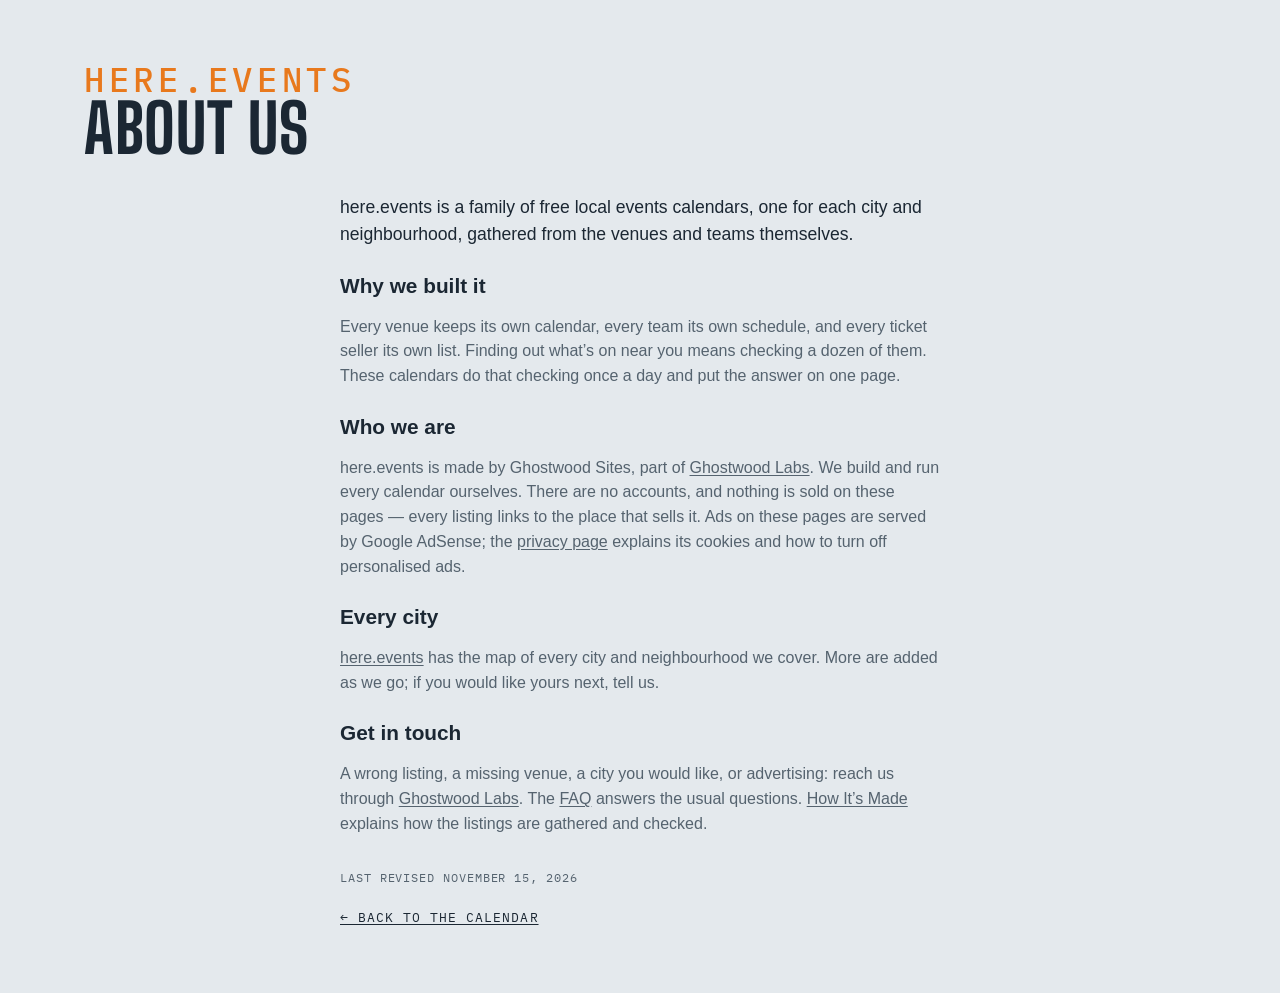
<file: site/about.html>
<!DOCTYPE html>
<html lang="en">
<head>
<meta charset="utf-8">
<meta name="viewport" content="width=device-width, initial-scale=1, viewport-fit=cover">
<meta name="theme-color" media="(prefers-color-scheme: light)" content="#edf1f4">
<meta name="theme-color" media="(prefers-color-scheme: dark)" content="#141a20">
<script>
  try {
    var t = localStorage.getItem('lqa-theme');
    var PHONE = '(max-width: 640px), (pointer: coarse) and (max-height: 500px)';
    if ((t === 'light' || t === 'dark') && !matchMedia(PHONE).matches) document.documentElement.dataset.theme = t;
  } catch (e) { /* no storage — system it is */ }
</script>
<title>About Us — here.events</title>
<meta name="description" content="About here.events: free local events calendars for each city and neighbourhood, gathered from the venues and teams themselves.">
<link rel="canonical" href="https://seattle.here.events/about.html">
<link rel="icon" href="favicon.svg" type="image/svg+xml">
<link rel="preconnect" href="https://fonts.googleapis.com">
<link rel="preconnect" href="https://fonts.gstatic.com" crossorigin>
<link href="https://fonts.googleapis.com/css2?family=Big+Shoulders:opsz,wght@10..72,500;10..72,700&family=IBM+Plex+Mono:wght@400;500&display=swap" rel="stylesheet">
<link rel="stylesheet" href="styles.css?v=__V__">
<script src="city.js?v=__V__"></script>
</head>
<body>

<!-- the Ghostwood Labs mark, drawn once; the masthead and the footer <use> it -->
<svg width="0" height="0" style="position:absolute" aria-hidden="true">
  <symbol id="gw-mark" viewBox="0 0 576 576">
    <g fill="none" stroke="currentColor" stroke-width="24" stroke-linecap="round" stroke-linejoin="round">
      <path d="M300.19 51.03A26 26 0 0 1 275.81 51.03L235.63 29.71A26 26 0 0 0 210.57 30.08L103.63 91.02A26 26 0 0 0 90.5 113.61L90.5 161.4A26 26 0 0 1 77.38 183.98L39.62 205.52A26 26 0 0 0 26.5 228.1L26.5 347.9A26 26 0 0 0 39.62 370.48L77.38 392.02A26 26 0 0 1 90.5 414.6L90.5 462.39A26 26 0 0 0 103.63 484.98L210.57 545.92A26 26 0 0 0 235.63 546.29L275.81 524.97A26 26 0 0 1 300.19 524.97L340.37 546.29A26 26 0 0 0 365.43 545.92L472.37 484.98A26 26 0 0 0 485.5 462.39L485.5 414.6A26 26 0 0 1 498.62 392.02L536.38 370.48A26 26 0 0 0 549.5 347.9L549.5 228.1A26 26 0 0 0 536.38 205.52L498.62 183.98A26 26 0 0 1 485.5 161.4L485.5 113.61A26 26 0 0 0 472.37 91.02L365.43 30.08A26 26 0 0 0 340.37 29.71L300.19 51.03Z"/>
      <path d="M288 57.5L288 177.5"/>
      <path d="M288 518.5L288 403.5"/>
      <path d="M90.5 176.5L144.63 204.58A26 26 0 0 0 169.19 204.26L209.58 181.92A26 26 0 0 0 223 159.17L223 101.5L158.5 137.5"/>
      <path d="M485.5 176.5L431.37 204.58A26 26 0 0 1 406.81 204.26L366.42 181.92A26 26 0 0 1 353 159.17L353 101.5L417.5 137.5"/>
      <path d="M157 211L157 287.5"/>
      <path d="M419 211L419 287.5"/>
      <path d="M90.5 399.5L144.63 371.42A26 26 0 0 1 169.19 371.74L209.58 394.08A26 26 0 0 1 223 416.83L223 474.5L158.5 438.5"/>
      <path d="M485.5 399.5L431.37 371.42A26 26 0 0 0 406.81 371.74L366.42 394.08A26 26 0 0 0 353 416.83L353 474.5L417.5 438.5"/>
      <path d="M26.5 288L92 325.5L92 250.5"/>
      <path d="M549.5 288L484 325.5L484 250.5"/>
    </g>
  </symbol>
</svg>

<!-- About us (Steve, 2026-10-29: "Create an about us section just to the left of FAQ, make it work
     the same"): one shared page for every city, word for word, like the FAQ. Styled by .ad-page. -->
<header class="masthead">
  <div class="masthead-text">
    <p class="eyebrow">here.events</p>
    <h1>About Us</h1>
  </div>
</header>
<main class="ad-page about-page">
  <p class="ad-lead">here.events is a family of free local events calendars, one for each city and neighbourhood, gathered from the venues and teams themselves.</p>

  <h2>Why we built it</h2>
  <p>Every venue keeps its own calendar, every team its own schedule, and every ticket seller its own list. Finding out what’s on near you means checking a dozen of them. These calendars do that checking once a day and put the answer on one page.</p>

  <h2>Who we are</h2>
  <p>here.events is made by Ghostwood Sites, part of <a href="https://ghostwoodlabs.com/" rel="noopener">Ghostwood Labs</a>. We build and run every calendar ourselves. There are no accounts, and nothing is sold on these pages — every listing links to the place that sells it. Ads on these pages are served by Google AdSense; the <a href="https://here.events/privacy/">privacy page</a> explains its cookies and how to turn off personalised ads.</p>

  <h2>Every city</h2>
  <p><a href="https://here.events/">here.events</a> has the map of every city and neighbourhood we cover. More are added as we go; if you would like yours next, tell us.</p>

  <h2>Get in touch</h2>
  <p>A wrong listing, a missing venue, a city you would like, or advertising: reach us through <a href="https://ghostwoodlabs.com/" rel="noopener">Ghostwood Labs</a>. The <a href="faq.html">FAQ</a> answers the usual questions. <a href="how.html">How It’s Made</a> explains how the listings are gathered and checked.</p>

  <p class="ad-revised">Last revised <time datetime="2026-11-15">November 15, 2026</time></p>
  <a class="ad-back" href="./">← Back to the calendar</a>
</main>
</body>
</html>
</file>
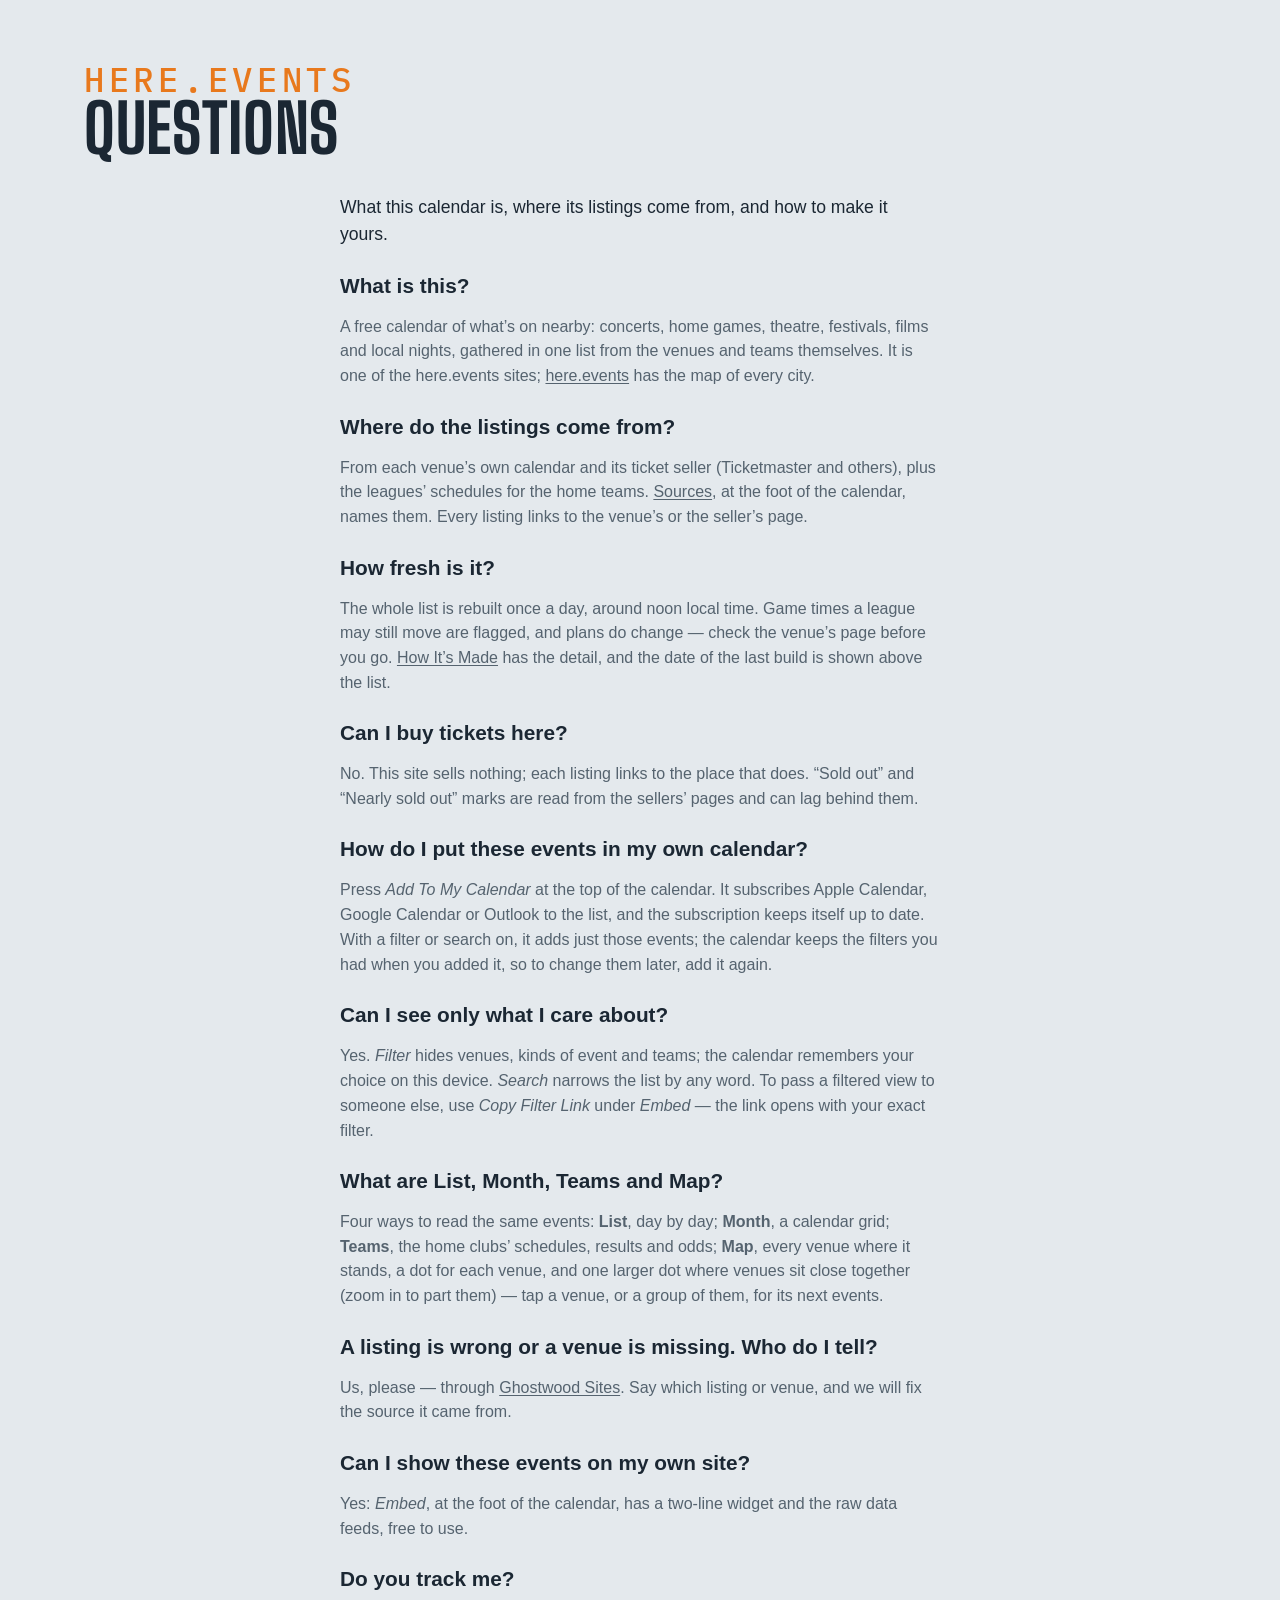
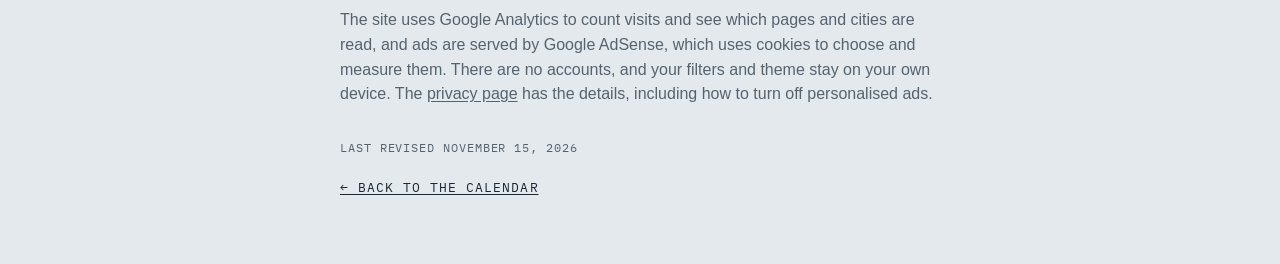
<file: site/faq.html>
<!DOCTYPE html>
<html lang="en">
<head>
<meta charset="utf-8">
<meta name="viewport" content="width=device-width, initial-scale=1, viewport-fit=cover">
<meta name="theme-color" media="(prefers-color-scheme: light)" content="#edf1f4">
<meta name="theme-color" media="(prefers-color-scheme: dark)" content="#141a20">
<script>
  try {
    var t = localStorage.getItem('lqa-theme');
    var PHONE = '(max-width: 640px), (pointer: coarse) and (max-height: 500px)';
    if ((t === 'light' || t === 'dark') && !matchMedia(PHONE).matches) document.documentElement.dataset.theme = t;
  } catch (e) { /* no storage — system it is */ }
</script>
<title>Questions — here.events</title>
<meta name="description" content="Questions about this events calendar: where the listings come from, how fresh they are, and how to put them in your own calendar.">
<link rel="canonical" href="https://seattle.here.events/faq.html">
<link rel="icon" href="favicon.svg" type="image/svg+xml">
<link rel="preconnect" href="https://fonts.googleapis.com">
<link rel="preconnect" href="https://fonts.gstatic.com" crossorigin>
<link href="https://fonts.googleapis.com/css2?family=Big+Shoulders:opsz,wght@10..72,500;10..72,700&family=IBM+Plex+Mono:wght@400;500&display=swap" rel="stylesheet">
<link rel="stylesheet" href="styles.css?v=__V__">
<script src="city.js?v=__V__"></script>
</head>
<body>

<!-- the Ghostwood Labs mark, drawn once; the masthead and the footer <use> it -->
<svg width="0" height="0" style="position:absolute" aria-hidden="true">
  <symbol id="gw-mark" viewBox="0 0 576 576">
    <g fill="none" stroke="currentColor" stroke-width="24" stroke-linecap="round" stroke-linejoin="round">
      <path d="M300.19 51.03A26 26 0 0 1 275.81 51.03L235.63 29.71A26 26 0 0 0 210.57 30.08L103.63 91.02A26 26 0 0 0 90.5 113.61L90.5 161.4A26 26 0 0 1 77.38 183.98L39.62 205.52A26 26 0 0 0 26.5 228.1L26.5 347.9A26 26 0 0 0 39.62 370.48L77.38 392.02A26 26 0 0 1 90.5 414.6L90.5 462.39A26 26 0 0 0 103.63 484.98L210.57 545.92A26 26 0 0 0 235.63 546.29L275.81 524.97A26 26 0 0 1 300.19 524.97L340.37 546.29A26 26 0 0 0 365.43 545.92L472.37 484.98A26 26 0 0 0 485.5 462.39L485.5 414.6A26 26 0 0 1 498.62 392.02L536.38 370.48A26 26 0 0 0 549.5 347.9L549.5 228.1A26 26 0 0 0 536.38 205.52L498.62 183.98A26 26 0 0 1 485.5 161.4L485.5 113.61A26 26 0 0 0 472.37 91.02L365.43 30.08A26 26 0 0 0 340.37 29.71L300.19 51.03Z"/>
      <path d="M288 57.5L288 177.5"/>
      <path d="M288 518.5L288 403.5"/>
      <path d="M90.5 176.5L144.63 204.58A26 26 0 0 0 169.19 204.26L209.58 181.92A26 26 0 0 0 223 159.17L223 101.5L158.5 137.5"/>
      <path d="M485.5 176.5L431.37 204.58A26 26 0 0 1 406.81 204.26L366.42 181.92A26 26 0 0 1 353 159.17L353 101.5L417.5 137.5"/>
      <path d="M157 211L157 287.5"/>
      <path d="M419 211L419 287.5"/>
      <path d="M90.5 399.5L144.63 371.42A26 26 0 0 1 169.19 371.74L209.58 394.08A26 26 0 0 1 223 416.83L223 474.5L158.5 438.5"/>
      <path d="M485.5 399.5L431.37 371.42A26 26 0 0 0 406.81 371.74L366.42 394.08A26 26 0 0 0 353 416.83L353 474.5L417.5 438.5"/>
      <path d="M26.5 288L92 325.5L92 250.5"/>
      <path d="M549.5 288L484 325.5L484 250.5"/>
    </g>
  </symbol>
</svg>

<!-- The FAQ (Steve, 2026-10-28, queued "creating a FAQ page"): one shared page for
     every city, word for word, "here.events" over the heading on every site (Steve,
     2026-10-29: "FAQ doesn't need the city/neighboorhood"). Styled by .ad-page in styles.css, like Advertise. -->
<header class="masthead">
  <div class="masthead-text">
    <p class="eyebrow">here.events</p>
    <h1>Questions</h1>
  </div>
</header>
<main class="ad-page faq-page">
  <p class="ad-lead">What this calendar is, where its listings come from, and how to make it yours.</p>

  <h2>What is this?</h2>
  <p>A free calendar of what’s on nearby: concerts, home games, theatre, festivals, films and local nights, gathered in one list from the venues and teams themselves. It is one of the here.events sites; <a href="https://here.events/">here.events</a> has the map of every city.</p>

  <h2>Where do the listings come from?</h2>
  <p>From each venue’s own calendar and its ticket seller (Ticketmaster and others), plus the leagues’ schedules for the home teams. <a href="sources.html">Sources</a>, at the foot of the calendar, names them. Every listing links to the venue’s or the seller’s page.</p>

  <h2>How fresh is it?</h2>
  <p>The whole list is rebuilt once a day, around noon local time. Game times a league may still move are flagged, and plans do change — check the venue’s page before you go. <a href="how.html">How It’s Made</a> has the detail, and the date of the last build is shown above the list.</p>

  <h2>Can I buy tickets here?</h2>
  <p>No. This site sells nothing; each listing links to the place that does. “Sold out” and “Nearly sold out” marks are read from the sellers’ pages and can lag behind them.</p>

  <h2>How do I put these events in my own calendar?</h2>
  <p>Press <em>Add To My Calendar</em> at the top of the calendar. It subscribes Apple Calendar, Google Calendar or Outlook to the list, and the subscription keeps itself up to date. With a filter or search on, it adds just those events; the calendar keeps the filters you had when you added it, so to change them later, add it again.</p>

  <h2>Can I see only what I care about?</h2>
  <p>Yes. <em>Filter</em> hides venues, kinds of event and teams; the calendar remembers your choice on this device. <em>Search</em> narrows the list by any word. To pass a filtered view to someone else, use <em>Copy Filter Link</em> under <em>Embed</em> — the link opens with your exact filter.</p>

  <h2>What are List, Month, Teams and Map?</h2>
  <p>Four ways to read the same events: <strong>List</strong>, day by day; <strong>Month</strong>, a calendar grid; <strong>Teams</strong>, the home clubs’ schedules, results and odds; <strong>Map</strong>, every venue where it stands, a dot for each venue, and one larger dot where venues sit close together (zoom in to part them) — tap a venue, or a group of them, for its next events.</p>

  <h2>A listing is wrong or a venue is missing. Who do I tell?</h2>
  <p>Us, please — through <a href="https://ghostwoodlabs.com/" rel="noopener">Ghostwood Sites</a>. Say which listing or venue, and we will fix the source it came from.</p>

  <h2>Can I show these events on my own site?</h2>
  <p>Yes: <em>Embed</em>, at the foot of the calendar, has a two-line widget and the raw data feeds, free to use.</p>

  <h2>Do you track me?</h2>
  <p>The site uses Google Analytics to count visits and see which pages and cities are read, and ads are served by Google AdSense, which uses cookies to choose and measure them. There are no accounts, and your filters and theme stay on your own device. The <a href="https://here.events/privacy/">privacy page</a> has the details, including how to turn off personalised ads.</p>

  <p class="ad-revised">Last revised <time datetime="2026-11-15">November 15, 2026</time></p>
  <a class="ad-back" href="./">← Back to the calendar</a>
</main>
</body>
</html>
</file>
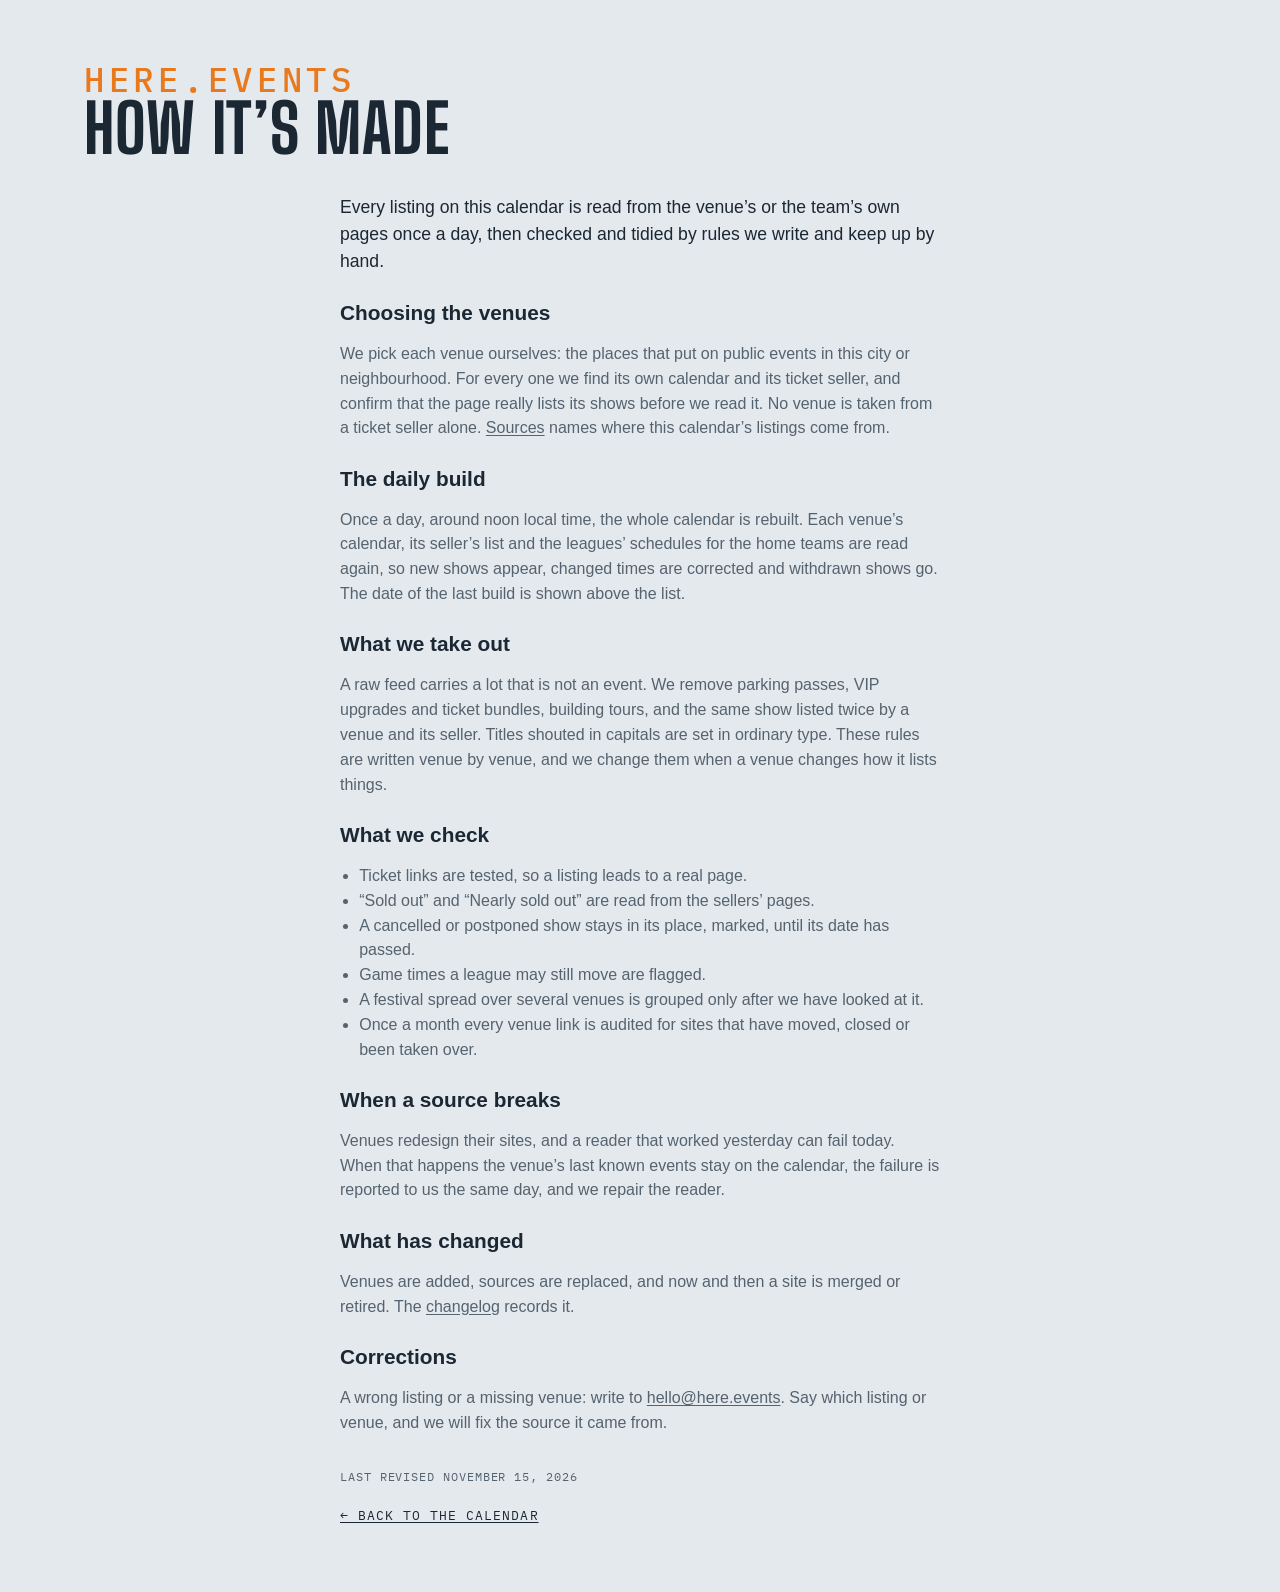
<file: site/how.html>
<!DOCTYPE html>
<html lang="en">
<head>
<meta charset="utf-8">
<meta name="viewport" content="width=device-width, initial-scale=1, viewport-fit=cover">
<meta name="theme-color" media="(prefers-color-scheme: light)" content="#edf1f4">
<meta name="theme-color" media="(prefers-color-scheme: dark)" content="#141a20">
<script>
  try {
    var t = localStorage.getItem('lqa-theme');
    var PHONE = '(max-width: 640px), (pointer: coarse) and (max-height: 500px)';
    if ((t === 'light' || t === 'dark') && !matchMedia(PHONE).matches) document.documentElement.dataset.theme = t;
  } catch (e) {}
</script>
<title>How This Calendar Is Made — here.events</title>
<meta name="description" content="How the here.events calendars are made: which venues are chosen, what is read each day, what is taken out by hand, and what is checked before a listing is published.">
<link rel="canonical" href="https://seattle.here.events/how.html">
<link rel="icon" href="favicon.svg" type="image/svg+xml">
<link rel="preconnect" href="https://fonts.googleapis.com">
<link rel="preconnect" href="https://fonts.gstatic.com" crossorigin>
<link href="https://fonts.googleapis.com/css2?family=Big+Shoulders:opsz,wght@10..72,500;10..72,700&family=IBM+Plex+Mono:wght@400;500&display=swap" rel="stylesheet">
<link rel="stylesheet" href="styles.css?v=__V__">
<script src="city.js?v=__V__"></script>
</head>
<body>

<svg width="0" height="0" style="position:absolute" aria-hidden="true">
  <symbol id="gw-mark" viewBox="0 0 576 576">
    <g fill="none" stroke="currentColor" stroke-width="24" stroke-linecap="round" stroke-linejoin="round">
      <path d="M300.19 51.03A26 26 0 0 1 275.81 51.03L235.63 29.71A26 26 0 0 0 210.57 30.08L103.63 91.02A26 26 0 0 0 90.5 113.61L90.5 161.4A26 26 0 0 1 77.38 183.98L39.62 205.52A26 26 0 0 0 26.5 228.1L26.5 347.9A26 26 0 0 0 39.62 370.48L77.38 392.02A26 26 0 0 1 90.5 414.6L90.5 462.39A26 26 0 0 0 103.63 484.98L210.57 545.92A26 26 0 0 0 235.63 546.29L275.81 524.97A26 26 0 0 1 300.19 524.97L340.37 546.29A26 26 0 0 0 365.43 545.92L472.37 484.98A26 26 0 0 0 485.5 462.39L485.5 414.6A26 26 0 0 1 498.62 392.02L536.38 370.48A26 26 0 0 0 549.5 347.9L549.5 228.1A26 26 0 0 0 536.38 205.52L498.62 183.98A26 26 0 0 1 485.5 161.4L485.5 113.61A26 26 0 0 0 472.37 91.02L365.43 30.08A26 26 0 0 0 340.37 29.71L300.19 51.03Z"/>
      <path d="M288 57.5L288 177.5"/>
      <path d="M288 518.5L288 403.5"/>
      <path d="M90.5 176.5L144.63 204.58A26 26 0 0 0 169.19 204.26L209.58 181.92A26 26 0 0 0 223 159.17L223 101.5L158.5 137.5"/>
      <path d="M485.5 176.5L431.37 204.58A26 26 0 0 1 406.81 204.26L366.42 181.92A26 26 0 0 1 353 159.17L353 101.5L417.5 137.5"/>
      <path d="M157 211L157 287.5"/>
      <path d="M419 211L419 287.5"/>
      <path d="M90.5 399.5L144.63 371.42A26 26 0 0 1 169.19 371.74L209.58 394.08A26 26 0 0 1 223 416.83L223 474.5L158.5 438.5"/>
      <path d="M485.5 399.5L431.37 371.42A26 26 0 0 0 406.81 371.74L366.42 394.08A26 26 0 0 0 353 416.83L353 474.5L417.5 438.5"/>
      <path d="M26.5 288L92 325.5L92 250.5"/>
      <path d="M549.5 288L484 325.5L484 250.5"/>
    </g>
  </symbol>
</svg>

<header class="masthead">
  <div class="masthead-text">
    <p class="eyebrow">here.events</p>
    <h1>How It’s Made</h1>
  </div>
</header>
<main class="ad-page how-page">
  <p class="ad-lead">Every listing on this calendar is read from the venue’s or the team’s own pages once a day, then checked and tidied by rules we write and keep up by hand.</p>

  <h2>Choosing the venues</h2>
  <p>We pick each venue ourselves: the places that put on public events in this city or neighbourhood. For every one we find its own calendar and its ticket seller, and confirm that the page really lists its shows before we read it. No venue is taken from a ticket seller alone. <a href="sources.html">Sources</a> names where this calendar’s listings come from.</p>

  <h2>The daily build</h2>
  <p>Once a day, around noon local time, the whole calendar is rebuilt. Each venue’s calendar, its seller’s list and the leagues’ schedules for the home teams are read again, so new shows appear, changed times are corrected and withdrawn shows go. The date of the last build is shown above the list.</p>

  <h2>What we take out</h2>
  <p>A raw feed carries a lot that is not an event. We remove parking passes, VIP upgrades and ticket bundles, building tours, and the same show listed twice by a venue and its seller. Titles shouted in capitals are set in ordinary type. These rules are written venue by venue, and we change them when a venue changes how it lists things.</p>

  <h2>What we check</h2>
  <ul>
    <li>Ticket links are tested, so a listing leads to a real page.</li>
    <li>“Sold out” and “Nearly sold out” are read from the sellers’ pages.</li>
    <li>A cancelled or postponed show stays in its place, marked, until its date has passed.</li>
    <li>Game times a league may still move are flagged.</li>
    <li>A festival spread over several venues is grouped only after we have looked at it.</li>
    <li>Once a month every venue link is audited for sites that have moved, closed or been taken over.</li>
  </ul>

  <h2>When a source breaks</h2>
  <p>Venues redesign their sites, and a reader that worked yesterday can fail today. When that happens the venue’s last known events stay on the calendar, the failure is reported to us the same day, and we repair the reader.</p>

  <h2>What has changed</h2>
  <p>Venues are added, sources are replaced, and now and then a site is merged or retired. The <a href="https://here.events/changelog/">changelog</a> records it.</p>

  <h2>Corrections</h2>
  <p>A wrong listing or a missing venue: write to <a href="mailto:hello@here.events">hello@here.events</a>. Say which listing or venue, and we will fix the source it came from.</p>

  <p class="ad-revised">Last revised <time datetime="2026-11-15">November 15, 2026</time></p>
  <a class="ad-back" href="./">← Back to the calendar</a>
</main>
</body>
</html>
</file>
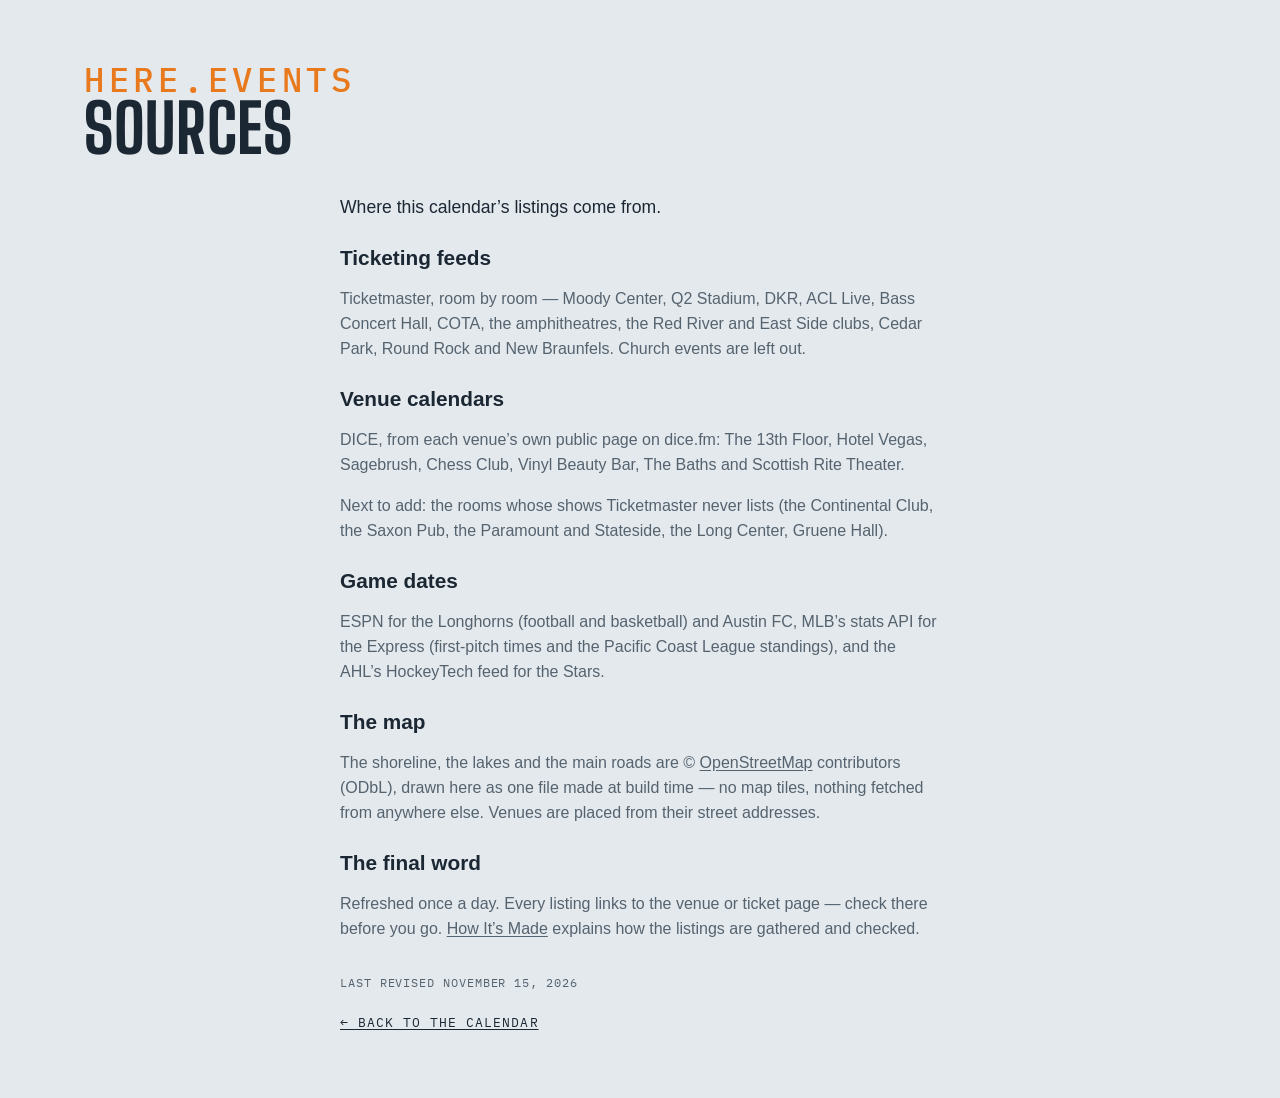
<file: site/sources.html>
<!DOCTYPE html>
<html lang="en">
<head>
<meta charset="utf-8">
<meta name="viewport" content="width=device-width, initial-scale=1, viewport-fit=cover">
<meta name="theme-color" media="(prefers-color-scheme: light)" content="#edf1f4">
<meta name="theme-color" media="(prefers-color-scheme: dark)" content="#141a20">
<script>
  try {
    var t = localStorage.getItem('lqa-theme');
    var PHONE = '(max-width: 640px), (pointer: coarse) and (max-height: 500px)';
    if ((t === 'light' || t === 'dark') && !matchMedia(PHONE).matches) document.documentElement.dataset.theme = t;
  } catch (e) { /* no storage — system it is */ }
</script>
<title>Sources — here.events</title>
<meta name="description" content="Where this events calendar’s listings come from: the ticket sellers, the venues’ own calendars and the leagues’ schedules.">
<link rel="icon" href="favicon.svg" type="image/svg+xml">
<link rel="preconnect" href="https://fonts.googleapis.com">
<link rel="preconnect" href="https://fonts.gstatic.com" crossorigin>
<link href="https://fonts.googleapis.com/css2?family=Big+Shoulders:opsz,wght@10..72,500;10..72,700&family=IBM+Plex+Mono:wght@400;500&display=swap" rel="stylesheet">
<link rel="stylesheet" href="styles.css?v=__V__">
<script src="city.js?v=__V__"></script>
</head>
<body>

<!-- the Ghostwood Labs mark, drawn once; the masthead and the footer <use> it -->
<svg width="0" height="0" style="position:absolute" aria-hidden="true">
  <symbol id="gw-mark" viewBox="0 0 576 576">
    <g fill="none" stroke="currentColor" stroke-width="24" stroke-linecap="round" stroke-linejoin="round">
      <path d="M300.19 51.03A26 26 0 0 1 275.81 51.03L235.63 29.71A26 26 0 0 0 210.57 30.08L103.63 91.02A26 26 0 0 0 90.5 113.61L90.5 161.4A26 26 0 0 1 77.38 183.98L39.62 205.52A26 26 0 0 0 26.5 228.1L26.5 347.9A26 26 0 0 0 39.62 370.48L77.38 392.02A26 26 0 0 1 90.5 414.6L90.5 462.39A26 26 0 0 0 103.63 484.98L210.57 545.92A26 26 0 0 0 235.63 546.29L275.81 524.97A26 26 0 0 1 300.19 524.97L340.37 546.29A26 26 0 0 0 365.43 545.92L472.37 484.98A26 26 0 0 0 485.5 462.39L485.5 414.6A26 26 0 0 1 498.62 392.02L536.38 370.48A26 26 0 0 0 549.5 347.9L549.5 228.1A26 26 0 0 0 536.38 205.52L498.62 183.98A26 26 0 0 1 485.5 161.4L485.5 113.61A26 26 0 0 0 472.37 91.02L365.43 30.08A26 26 0 0 0 340.37 29.71L300.19 51.03Z"/>
      <path d="M288 57.5L288 177.5"/>
      <path d="M288 518.5L288 403.5"/>
      <path d="M90.5 176.5L144.63 204.58A26 26 0 0 0 169.19 204.26L209.58 181.92A26 26 0 0 0 223 159.17L223 101.5L158.5 137.5"/>
      <path d="M485.5 176.5L431.37 204.58A26 26 0 0 1 406.81 204.26L366.42 181.92A26 26 0 0 1 353 159.17L353 101.5L417.5 137.5"/>
      <path d="M157 211L157 287.5"/>
      <path d="M419 211L419 287.5"/>
      <path d="M90.5 399.5L144.63 371.42A26 26 0 0 1 169.19 371.74L209.58 394.08A26 26 0 0 1 223 416.83L223 474.5L158.5 438.5"/>
      <path d="M485.5 399.5L431.37 371.42A26 26 0 0 0 406.81 371.74L366.42 394.08A26 26 0 0 0 353 416.83L353 474.5L417.5 438.5"/>
      <path d="M26.5 288L92 325.5L92 250.5"/>
      <path d="M549.5 288L484 325.5L484 250.5"/>
    </g>
  </symbol>
</svg>

<!-- The sources (Steve, 2026-10-29: "make it work like FAQ"): moved here from the footer's
     floating panel. "here.events" over the heading like the FAQ, but the text below is this
     city's own — each city keeps its own sources.html. Styled by .ad-page in styles.css. -->
<header class="masthead">
  <div class="masthead-text">
    <p class="eyebrow">here.events</p>
    <h1>Sources</h1>
  </div>
</header>
<main class="ad-page sources-page">
  <p class="ad-lead">Where this calendar’s listings come from.</p>

  <h2>Ticketing feeds</h2>
  <p>Ticketmaster, room by room — Moody Center, Q2 Stadium, DKR, ACL Live, Bass Concert Hall, COTA, the amphitheatres, the Red River and East Side clubs, Cedar Park, Round Rock and New Braunfels. Church events are left out.</p>

  <h2>Venue calendars</h2>
  <p>DICE, from each venue’s own public page on dice.fm: The 13th Floor, Hotel Vegas, Sagebrush, Chess Club, Vinyl Beauty Bar, The Baths and Scottish Rite Theater.</p>
  <p>Next to add: the rooms whose shows Ticketmaster never lists (the Continental Club, the Saxon Pub, the Paramount and Stateside, the Long Center, Gruene Hall).</p>

  <h2>Game dates</h2>
  <p>ESPN for the Longhorns (football and basketball) and Austin FC, MLB’s stats API for the Express (first-pitch times and the Pacific Coast League standings), and the AHL’s HockeyTech feed for the Stars.</p>

  <h2>The map</h2>
  <p>The shoreline, the lakes and the main roads are © <a href="https://www.openstreetmap.org/copyright" target="_blank" rel="noopener">OpenStreetMap</a> contributors (ODbL), drawn here as one file made at build time — no map tiles, nothing fetched from anywhere else. Venues are placed from their street addresses.</p>

  <h2>The final word</h2>
  <p>Refreshed once a day. Every listing links to the venue or ticket page — check there before you go. <a href="how.html">How It’s Made</a> explains how the listings are gathered and checked.</p>

  <p class="ad-revised">Last revised <time datetime="2026-11-15">November 15, 2026</time></p>
  <a class="ad-back" href="./">← Back to the calendar</a>
</main>
</body>
</html>
</file>
<file: site/styles.css>
/* Lower Queen Anne Events — overcast-sky palette, marquee display type. */

:root {
  --sky: #e4e9ed;        /* overcast paper (a step down from #edf1f4, Steve 2026-10-12: "a little less glaring") */
  --mist: #f7f9fb;       /* card surface (was pure white) */
  --ink: #1b2733;        /* Puget ink */
  --ink-soft: #55636f;
  --ink-bright: #1b2733; /* the logo: pure white in the dark palette, ink here */
  --line: #c3ccd4;
  --gold: #e8791d;       /* Space Needle "Galaxy Gold" */
  --gold-soft: #fbe9d8;
  /* Color coding is muted (a step back from the pure primaries) and each
     group keeps to its own family so a dot or stripe reads as what it is:
     venues are cool (blue → violet → teal), event types are warm (yellow →
     orange → red → pink). */
  /* venue hues (chips, grid ticks, agenda tags): a sweep from teal through
     blue and violet to magenta, neighbors alternating light and dark */
  /* all three families sit a step back from the pure primaries: the same
     hues, less glare, so the stripes and ticks read after the titles */
  --v-moody: #9e2e2e; --v-q2: #2e9e4f; --v-dkr: #6f2e9e; --v-moodyamp: #9e902e; --v-acllive: #2e8b9e; --v-threeten: #9e2e6b; /* the rooms, one hue each (city.js cssVar), spread round the wheel */
  --v-bass: #4a9e2e; --v-cota: #332e9e; --v-germania: #9e532e; --v-heb: #2e9e74; --v-dell: #952e9e; --v-zilker: #879e2e;
  --v-stubbs: #2e669e; --v-emos: #9e2e45; --v-mohawk: #2e9e37; --v-scoot: #582e9e; --v-antones: #9e792e; --v-catil: #2e9e9a;
  --v-concourse: #9e2e82; --v-radioeast: #619e2e; --v-whitewater: #2e409e;
  --v-13thfloor: #9e2e57; --v-hotelvegas: #823526; --v-sagebrush: #b5ba36; --v-chessclub: #2e799e; --v-vinylbeautybar: #825426; --v-baths: #36ba9f; /* the DICE venues (2026-11-03) */
  --v-scottishriteth: #442e9e;
  --venue-text: 72%;     /* how much of the venue hue the card's venue label keeps (light mode) */
  --tint: 26%;           /* the venue wash behind a series card (light mode; 13% in the dark palette) */
  --row-a: #f3f6f8; --row-b: #d6dde3; /* the list's rows alternate light and dark grey; only a series keeps its venue's hue (Steve, 2026-10-20) */
  /* event-type hues (calendar ticks, agenda right edge): concerts salmon and
     arts crimson keep clear of the brand orange; movies slate = "quiet" */
  --t-concert: #d9664f;
  --t-sports: #d4b106;
  --t-arts: #b8303f;
  --t-movie: #7a8a99;
  --t-community: #d63f9c;
  --t-expo: #2a9d8f;      /* conventions & expos: turquoise, the one hue the types didn't use */
  --t-bar: #c28a12;       /* bar nights: amber, an ale between the sports yellow and concert salmon */
  --alert: #e02b26;       /* cancelled / postponed notes: plain bright red */
  --barh-base: 3.4rem;   /* the pinned filter bar's height (chips 2.25rem + padding) */
  --titleh: 1.7rem;      /* the bar's title line (1.2rem + .5rem gap), added while scrolled */
  --barh: var(--barh-base); /* what the sticky things below the bar offset by */
  --rule: color-mix(in srgb, var(--line), var(--ink-soft)); /* list dividers: a step brighter than --line */
  /* the scorebug (the live game block, .tf-bug): a light panel in this theme, the broadcast's charcoal in the dark one (Steve, 2026-10-12: the charcoal panel on the light card looked bad) */
  --bug-bg: #f9fafb; --bug-frame: #c9d2da; --bug-ink: #1b2733; --bug-soft: #55636f; --bug-dim: #7c8894; --bug-rowline: #d5dce3; --bug-off: #b3bcc5; --bug-muted: #6b7784; --bug-score-bg: #ffffff; --bug-shadow: rgba(15, 25, 35, .10); --bug-redzone: #c8261f;
  --bug-bw: 1px; --frame: var(--line); --frame-w: 1px; /* the game block's frame and the bug's rules: hairlines in the card's line colour here, the 2px broadcast frame in the dark theme (Steve, 2026-10-12: "soften … the borders in general") */
  --cell-mix: 22%; --cell-ink: var(--ink); --cell-bar: 4px; --cell-shadow: none; /* the bug's team cells: a wash of the club colour with a bar of it at the left and ink type, instead of the solid cell ("soften the colors here") */
  --tick-mix: var(--ink); --tick-pct: 65%; /* the refresh countdown ring: the club's colour mixed toward ink here, toward white on the dark ground (the mix itself is written in the .tf-refresh rule: a token holding var(--team-2) would resolve here on :root, where no club colour exists, and come out empty) */
  --dot: color-mix(in srgb, var(--ink-soft) 40%, transparent); /* the dotted underline under the watch strip's links */
  --display: "Big Shoulders", "Arial Narrow", sans-serif;
  --body: -apple-system, BlinkMacSystemFont, "Segoe UI", "Helvetica Neue", sans-serif;
  --mono: "IBM Plex Mono", ui-monospace, Menlo, monospace;
}
/* Dark palette. Applies when the system prefers dark and the visitor hasn't
   picked Light, or whenever they've picked Dark (the toggle sets
   data-theme on <html>; "system" leaves it unset). The two blocks must
   stay identical — CSS has no way to give one ruleset two unrelated
   conditions. */
@media (prefers-color-scheme: dark) {
  :root:not([data-theme="light"]) {
    color-scheme: dark;
    --sky: #141a20; --mist: #1d252e; --ink: #e8edf1; --ink-soft: #9aa7b2; --ink-bright: #ffffff;
    --line: #333f4a; --gold: #f08a33; --gold-soft: #3a2a1a;
    --v-moody: #ea8686; --v-q2: #86eaa3; --v-dkr: #c086ea; --v-moodyamp: #eadd86; --v-acllive: #86d9ea; --v-threeten: #ea86bc;
    --v-bass: #9fea86; --v-cota: #8a86ea; --v-germania: #eaa786; --v-heb: #86eac4; --v-dell: #e186ea; --v-zilker: #d5ea86;
    --v-stubbs: #86b7ea; --v-emos: #ea869a; --v-mohawk: #86ea8e; --v-scoot: #ab86ea; --v-antones: #eac886; --v-catil: #86eae6;
    --v-concourse: #ea86d0; --v-radioeast: #b3ea86; --v-whitewater: #8696ea;
    --v-13thfloor: #ea86aa; --v-hotelvegas: #f0b4a8; --v-sagebrush: #dfe363; --v-chessclub: #86c8ea; --v-vinylbeautybar: #f0cca8; --v-baths: #63e3ca; /* the DICE venues (2026-11-03) */
    --v-scottishriteth: #9a86ea;
    --venue-text: 100%; --tint: 13%;
    --row-a: #1e252c; --row-b: #2c343c;
    --t-concert: #f0806a; --t-sports: #f2d21b; --t-arts: #d63a4f;
    --t-movie: #8b9db0; --t-community: #e660a8; --t-expo: #4fd1c5; --t-bar: #e3ad3c; --alert: #ff4b3e;
    --bug-bg: #2b2d30; --bug-frame: #c9cdd2; --bug-ink: #f4f4f4; --bug-soft: #d5d8dc; --bug-dim: #b9bec4; --bug-rowline: #5c6167; --bug-off: #6a6d72; --bug-muted: #4a4f56; --bug-score-bg: #fafafa; --bug-shadow: rgba(0, 0, 0, .35); --bug-redzone: #ff7b7b;
  --bug-bw: 2px; --frame: var(--ink-soft); --frame-w: 2px; --cell-mix: 100%; --cell-ink: #fff; --cell-bar: 0px; --cell-shadow: 0 1px 2px rgba(0, 0, 0, .5);
    --bug-bw: 2px; --frame: var(--ink-soft); --frame-w: 2px; --cell-mix: 100%; --cell-ink: #fff; --cell-bar: 0px; --cell-shadow: 0 1px 2px rgba(0, 0, 0, .5);
    --tick-mix: white; --tick-pct: 45%;
    --dot: color-mix(in srgb, var(--ink-soft) 60%, transparent);
  }
}
:root[data-theme="dark"] {
  color-scheme: dark;
  --sky: #141a20; --mist: #1d252e; --ink: #e8edf1; --ink-soft: #9aa7b2; --ink-bright: #ffffff;
  --line: #333f4a; --gold: #f08a33; --gold-soft: #3a2a1a;
  --v-moody: #ea8686; --v-q2: #86eaa3; --v-dkr: #c086ea; --v-moodyamp: #eadd86; --v-acllive: #86d9ea; --v-threeten: #ea86bc;
  --v-bass: #9fea86; --v-cota: #8a86ea; --v-germania: #eaa786; --v-heb: #86eac4; --v-dell: #e186ea; --v-zilker: #d5ea86;
  --v-stubbs: #86b7ea; --v-emos: #ea869a; --v-mohawk: #86ea8e; --v-scoot: #ab86ea; --v-antones: #eac886; --v-catil: #86eae6;
  --v-concourse: #ea86d0; --v-radioeast: #b3ea86; --v-whitewater: #8696ea;
  --v-13thfloor: #ea86aa; --v-hotelvegas: #f0b4a8; --v-sagebrush: #dfe363; --v-chessclub: #86c8ea; --v-vinylbeautybar: #f0cca8; --v-baths: #63e3ca; /* the DICE venues (2026-11-03) */
  --v-scottishriteth: #9a86ea;
  --venue-text: 100%; --tint: 13%;
  --row-a: #1e252c; --row-b: #2c343c;
  --t-concert: #f0806a; --t-sports: #f2d21b; --t-arts: #d63a4f;
  --t-movie: #8b9db0; --t-community: #e660a8; --t-expo: #4fd1c5; --t-bar: #e3ad3c; --alert: #ff4b3e;
  --bug-bg: #2b2d30; --bug-frame: #c9cdd2; --bug-ink: #f4f4f4; --bug-soft: #d5d8dc; --bug-dim: #b9bec4; --bug-rowline: #5c6167; --bug-off: #6a6d72; --bug-muted: #4a4f56; --bug-score-bg: #fafafa; --bug-shadow: rgba(0, 0, 0, .35); --bug-redzone: #ff7b7b;
  --tick-mix: white; --tick-pct: 45%;
  --dot: color-mix(in srgb, var(--ink-soft) 60%, transparent);
}
:root[data-theme="light"] { color-scheme: light; }

* { box-sizing: border-box; }
html { scroll-behavior: smooth; overflow-x: clip; } /* clip: the footer bleeds to the viewport edges */
@media (prefers-reduced-motion: reduce) { html { scroll-behavior: auto; } }
/* the page is 62rem wide, and steps wider on big screens so event names
   get a single line: the calendar column is fixed, so all of the extra
   width goes to the cards (the footer line follows) */
:root { --pagew: 62rem; }
@media (min-width: 1180px) { :root { --pagew: 72rem; } }
@media (min-width: 1360px) { :root { --pagew: 80rem; } }
body {
  /* no bottom padding: the sticky footer is the page's last thing, and any
     padding here would show as a blank band under it once the list is short.
     A column flex at least a viewport tall, so a short page (the Teams view
     with one team) still puts the footer at the bottom edge */
  display: flex; flex-direction: column; min-height: 100vh; min-height: 100dvh;
  margin: 0 auto; padding: 0 1.25rem; max-width: var(--pagew);
  background: var(--sky); color: var(--ink);
  font: 16px/1.55 var(--body);
}
/* flex items refuse to shrink below their content's minimum width, so one
   unwrappable line (a TV listing, the compact bar's title) would push a whole
   section past a phone's edge; let them shrink like blocks */
body > * { min-width: 0; }
a { color: inherit; text-underline-offset: 2px; }
:focus-visible { outline: 2px solid var(--ink-soft); outline-offset: 2px; }

/* ---- masthead ---- */
.masthead {
  display: flex; flex-wrap: wrap; gap: 1.5rem; align-items: flex-end;
  justify-content: space-between; padding: 2.5rem 0 1rem;
}
.eyebrow {
  font-family: var(--mono); font-size: .8rem; letter-spacing: .12em;
  text-transform: uppercase; color: var(--gold); margin: 0 0 .3rem;
}
h1 {
  font-family: var(--display); font-weight: 700; font-size: clamp(2.6rem, 7vw, 4.2rem);
  line-height: .92; text-transform: uppercase; letter-spacing: .01em; margin: 0;
}
.masthead-text { min-width: 0; max-width: 100%; } /* a flex item would grow to its widest line and push past a phone's edge */
/* "More Cities" (See All until 2026-10-13, Other Places until 2026-10-18): the pill before the theme pill, to the same map (Steve, 2026-10-12); in the pinned bar the chip's text folds away and the map glyph stays */
/* Add To My Calendar: the first of the masthead's tools (Steve, 2026-10-26, "should move here" — beside More Cities; in the bar from 2026-09-16 until then), sized like the More Cities pill beside it */
.masthead-tools #subscribeBtn { order: 3; display: inline-flex; align-items: center; gap: .45rem; min-height: calc(1.7rem + 8px); padding: 0 .95em; }
.masthead-tools #subscribeBtn svg { width: 1rem; height: 1rem; flex: none; }
.masthead-tools #subscribeBtn:hover { border-color: var(--ink-soft); }
.bar-title .masthead-tools #subscribeBtn { min-height: 1.7rem; padding: 0 .5em; } /* icon-only in the title line, like the pill (the label rule is .bar-title .masthead-tools .chip span) */
.masthead-tools .see-all { order: 4; display: inline-flex; align-items: center; gap: .45rem; min-height: calc(1.7rem + 8px); padding: 0 .95em; text-decoration: none; }
.masthead-tools .see-all svg { width: 1rem; height: 1rem; fill: none; stroke: currentColor; stroke-width: 1.6; stroke-linejoin: round; stroke-linecap: round; }
.masthead-tools .see-all:hover { border-color: var(--ink-soft); }
.bar-title .masthead-tools .see-all { min-height: 1.7rem; padding: 0 .5em; }
/* the mark and the name as one thing: the mark stretches to the text's
   height (eyebrow + title) and keeps square, in the footer mark's white */
.masthead { --mast-title: clamp(2.6rem, 7vw, 4.2rem); } /* the title's size; the eyebrow and the mark are cut from it */
.masthead h1 { font-size: var(--mast-title); }
/* the picture (Steve, 2026-09-21: line art, the Needle's crown the focus):
   the top of the Space Needle from the Highsmith aerial, traced to single
   smooth lines at build (a gradient-magnitude pass over the photo, see the
   memory note), a 4.5:1 window from the spire tip to the Queen Anne treeline
   with the Needle centred and the Cascades ridge behind
   (design/lqa-masthead-lines-gen.py). The
   drawing is a luminance mask (masthead-lines.png, white = line) over a box
   of ink, so the lines are the palette's own ink in either theme. A band
   behind the masthead, the Needle toward the right, dissolving into the page
   on every side — no hard edge where the art stops (Steve, 2026-09-21) */
.masthead { min-height: 11rem; overflow: hidden; isolation: isolate; } /* a slim band (Steve, 2026-09-20: minimal) */
.masthead-photo { /* the drawing fills the gap between the name and the theme pill (Steve, 2026-10-05: "in all the modes try to make it fill this space"): a flex item between them, as tall as the band (the negative margins reach over the band's padding) */
  order: 1; flex: 1 1 0; align-self: stretch; min-width: 0; z-index: -1;
  margin: -2.5rem 0 -1rem; pointer-events: none;
  background: #fff; opacity: .9; /* white lines on the dark palette, black on the light one (Steve: "white and black with antialiasing") */
  -webkit-mask-image: url(masthead-lines.png), linear-gradient(to right, transparent 0%, #000 10%, #000 92%, transparent 100%), linear-gradient(to bottom, #000 0%, #000 58%, transparent 100%);
  mask-image: url(masthead-lines.png), linear-gradient(to right, transparent 0%, #000 10%, #000 92%, transparent 100%), linear-gradient(to bottom, #000 0%, #000 58%, transparent 100%);
  -webkit-mask-size: auto 100%, 100% 100%, 100% 100%; mask-size: auto 100%, 100% 100%, 100% 100%; /* the drawing at the band's height, however wide the gap: the Needle stays whole, the ridge beside it shows as far as the gap allows */
  -webkit-mask-position: 50% 0%, 0 0, 0 0; mask-position: 50% 0%, 0 0, 0 0; /* the Needle is at the drawing's centre, so its spire is the centre of the gap at every width (Steve, 2026-10-05: "make the center the top of the needle") */
  -webkit-mask-repeat: no-repeat; mask-repeat: no-repeat;
  mask-mode: luminance, alpha, alpha;
  -webkit-mask-composite: source-in; mask-composite: intersect;
}
.masthead-tools { order: 2; }
:root[data-theme="light"] .masthead-photo { background: #000; opacity: .7; }
@media (prefers-color-scheme: light) { :root:not([data-theme="dark"]) .masthead-photo { background: #000; opacity: .7; } }
.masthead-text { position: relative; }
.masthead .eyebrow { font-size: calc(var(--mast-title) * .5); font-weight: 500; letter-spacing: .14em; margin-bottom: .1rem; line-height: 1; } /* "Seattle": half the title's size (Steve, 2026-09-16: twice the quarter it was), a shade bolder */
/* the masthead's tools (Steve, 2026-09-14): Add To My Calendar (back here
   2026-10-26), the More Cities pill and the theme pill at the masthead's
   right end — the bar below keeps its room for the switch, filters, search,
   the clubs and the season calendar chip */
.masthead { position: relative; }
.masthead-tools { display: flex; align-items: center; gap: .6rem; flex: none; margin-left: auto; }
.sub { color: var(--ink-soft); max-width: 34rem; margin: .8rem 0 0; }

.updated { /* the "Updated …" stamp: an eyebrow line under the title, spaced like the one above it */
  margin: .3rem 0 0; min-height: 1em;
}
/* Solid-ink pill with the page background as its text — a dark pill in
   light mode, a light one in dark — softened on hover (the event sheet's
   Tickets button). */
.btn-cal {
  display: inline-flex; align-items: center; gap: .55em; margin: auto 0;
  font: 600 1rem/1 var(--body); color: var(--sky); background: var(--ink);
  border: 0; border-radius: 999px; padding: .85em 1.4em .85em 1.15em; cursor: pointer;
  transition: background .15s, color .15s;
}
.btn-cal svg { width: 1.15em; height: 1.15em; flex: none; }
.btn-cal:hover { background: var(--ink-soft); color: var(--sky); }
/* the subscribe pop: app.js placeSubscribePop fixes it under the masthead's
   Add To My Calendar button (right edges aligned); these are the fallback
   position and the look */
.pop {
  position: absolute; right: 0; top: calc(100% + 1.1rem); z-index: 10;
  width: min(18rem, 100%); background: var(--mist); border: 1px solid var(--line);
  border-radius: 8px; padding: 1rem 1.1rem; box-shadow: 0 8px 28px rgba(15, 25, 35, .18);
  font-size: .92rem;
}
.pop p { margin: 0 0 .6rem; }
.pop > :last-child { margin-bottom: 0; }
/* everything in the pop sits on one centre line: the checkbox row, the
   three named calendar tiles, the QR / Copy Link chips, then the note */
.pop-tiles { display: grid; grid-template-columns: repeat(3, 4.6rem); justify-content: center; gap: .6rem; margin: 0 0 .7rem; }
.pop-tools { display: flex; justify-content: center; gap: .5rem; margin: 0 0 .9rem; }
.pop-tools .chip { display: inline-flex; align-items: center; gap: .4rem; text-decoration: none; padding: .45em .85em; }
.pop-tools .chip svg { width: 1rem; height: 1rem; flex: none; color: var(--gold); }
.pop-tools .chip:hover { border-color: var(--ink-soft); }
/* Copy Link: a check replaces the icon for a moment after copying */
.pop-tools .chip.is-done svg { display: none; }
.pop-tools .chip.is-done::before { content: "✓"; font-weight: 700; line-height: 1; }
.qr-panel { text-align: center; margin-bottom: .6rem; }
#qrImg {
  display: inline-block; width: 170px; height: 170px;
  background: #fff; padding: 6px; border-radius: 8px;
}
#qrImg svg { display: block; width: 100%; height: 100%; }
/* a tile: the service's icon over its name */
.tile {
  display: grid; justify-items: center; gap: .4rem;
  padding: .6rem .3rem .5rem; border: 1px solid var(--line); border-radius: 10px;
  background: var(--sky); text-decoration: none; color: var(--ink-soft);
}
.tile-logo { width: 2.4rem; height: 2.4rem; border-radius: 8px; object-fit: contain; }
.tile span { font-family: var(--mono); font-size: .62rem; text-transform: uppercase; letter-spacing: .08em; line-height: 1; }
.tile:hover { border-color: var(--ink-soft); color: var(--ink); }
/* ---- filter bar: one row of matching chips ---- */
/* Funnel (filters), Reset, Copy link, Add To Calendar, then the theme toggle
   at the right end. position: relative makes the bar the box the subscribe
   pop hangs from. */
.filterbar {
  display: flex; flex-wrap: nowrap; gap: .6rem; align-items: center;
  margin: .75rem 0 0; position: relative;
}
.filterbar > * { flex-shrink: 0; }
.filterbar .chip {
  display: inline-flex; align-items: center; gap: .45rem; min-height: 2.25rem;
  position: relative; /* for the visually-hidden labels in .is-tight */
}
.filterbar .chip svg { width: 1rem; height: 1rem; flex: none; }
.filterbar .chip:not(:disabled):hover { border-color: var(--ink-soft); }
/* the funnel's chevron is the panel's open/closed indicator. Its outline is
   deliberately the same whether or not a filter is active — Reset lighting
   up is the "something's filtered" signal. */
/* The bar can't wrap. When its content wouldn't fit — app.js measures and
   sets .is-tight — the view switch's words go (see .view-toggle); the labeled
   Add To My Calendar chip that used to shed its label here left the bar for
   the masthead 2026-10-26. */
/* the Teams chip is a switch: solid while its view is on show */
/* the view switch: list | month | home teams, a three-stop pill like the theme's (same rules, .view-toggle) */
.view-toggle[data-active="month"] .theme-knob { left: calc(3px + var(--tt)); }
.view-toggle[data-active="teams"] .theme-knob { left: calc(3px + 2 * var(--tt)); }
.view-toggle button[aria-checked="true"] { color: var(--sky); }
/* while the Teams view is up the agenda's own controls step aside — the
   filters, search, the Today floater, Add To Calendar and the phone's calendar chip */
html.teams-open .search-wrap,
html.teams-open .cal-toggle { display: none; } /* Add To Calendar stays: in Teams mode it offers the club's season feed */
html.teams-open #calToday { display: none; }
.cal-side:not(.is-float) .cal { margin-bottom: 1.6rem; } /* room for the TODAY tab below the docked card */
/* the search box: a chip that takes typing, a magnifier at its right end and
   no placeholder; it gives up width first when the row gets tight */
.filterbar .search-wrap { position: relative; display: flex; flex: 1 1 10rem; min-width: 10rem; max-width: none; } /* the whole of the row's slack (Steve, 2026-10-24, "span the full width"; capped at 28rem from 2026-09-15 until then) */ /* takes whatever room the row has left, never less than a word's worth: the chips drop their labels first (is-tight) */
#searchBox {
  width: 100%; font: 500 .85rem/1 var(--body); color: var(--ink); background: var(--mist);
  border: 1px solid var(--line); border-radius: 999px; padding: .5em 2.4em .5em .95em; min-height: 2.25rem;
  -webkit-appearance: none; appearance: none;
}
#searchBox::-webkit-search-cancel-button { margin-right: .2em; }
/* hover and focus both just brighten the edge — no orange ring on a text box */
#searchBox:hover { border-color: var(--ink-soft); }
#searchBox:focus, #searchBox:focus-visible { outline: none; border-color: var(--ink); }
.search-wrap svg {
  position: absolute; right: .85rem; top: 50%; width: 1rem; height: 1rem;
  transform: translateY(-50%); color: var(--ink-soft); pointer-events: none;
}
/* Right end of the bar, left to right: the calendar chip (narrow layouts
   only), then the season calendar chip (DOM order keeps the chips together;
   flex order places them); the search box grows to fill the gap before them.
   Add To My Calendar was the bar's last chip from 2026-09-16 to 2026-10-26. */
#calToggle { order: 2; }
#viewToggle { order: -1; } /* the view switch leads the bar in either mode (Steve, 2026-09-14) */
/* light / dark: a two-stop pill at the bar's right end, the ink knob
   sliding under the stop in effect (the system's side until a click) */
.theme-toggle {
  position: relative; display: inline-flex; order: 5;
  padding: 3px; border: 1px solid var(--line); border-radius: 999px; background: var(--mist);
}
.theme-toggle { --tt: 2rem; cursor: pointer; } /* stop width — wider on phones for the tap target; the rim and the knob are click targets too (a press anywhere steps the pill) */
.theme-toggle button {
  position: relative; z-index: 1; width: var(--tt); height: 1.7rem; cursor: pointer;
  background: none; border: 0; padding: 0; color: var(--ink-soft); border-radius: 999px;
  display: grid; place-items: center;
}
.theme-toggle button svg { width: 1rem; height: 1rem; }
.theme-toggle button[aria-checked="true"] { color: var(--sky); } /* still a click target: any stop flips */
.theme-toggle button:not([aria-checked="true"]):hover { color: var(--ink); }
.theme-knob {
  position: absolute; top: 3px; left: 3px; width: var(--tt); height: calc(100% - 6px);
  border-radius: 999px; background: var(--ink); transition: left .18s; /* ink knob, page-colored icon — like a checked box */
}
.theme-toggle[data-active="dark"] .theme-knob { left: calc(3px + var(--tt)); }
.theme-toggle[data-active="system"] .theme-knob { left: calc(3px + 2 * var(--tt)); }
@media (prefers-reduced-motion: reduce) { .theme-knob { transition: none; } }
/* the view stops carry their words — List · Month · Teams — while the bar has room (Steve, 2026-10-24,
   "span the full width … display text for the icons if there is space"; Kona first, every city the same day):
   is-tight (app.js fitFilterBar / fitTeamStrip) drops them back to icons, and the ink knob is measured under
   the lit stop by app.js placeKnob (--knob-x/--knob-w), whatever its width. After the .theme-toggle rules so
   width: auto wins. */
.view-toggle button { width: auto; min-width: var(--tt); padding: 0 .7rem 0 .55rem; gap: .4rem; display: inline-flex; align-items: center; justify-content: center; }
.view-toggle .vt-label { font: 500 .8rem/1 var(--body); letter-spacing: .01em; white-space: nowrap; }
.filterbar.is-tight .view-toggle button { padding: 0; width: var(--tt); }
.filterbar.is-tight .vt-label { display: none; }
.view-toggle[data-active] .theme-knob { left: var(--knob-x, 3px); width: var(--knob-w, var(--tt)); transition: left .18s, width .18s; }
@media (prefers-reduced-motion: reduce) { .view-toggle[data-active] .theme-knob { transition: none; } }
/* the Filter button rides at the end of the view pill, past a hairline, in every mode (Steve, 2026-10-24,
   "for all sites, and modes combine these"): icon + word like the stops, the word going with is-tight; while
   the panel is open it wears the ink like a knob of its own. It is not a stop: the knob never moves to it. */
.view-toggle .vt-filter { width: auto; min-width: var(--tt); padding: 0 .7rem 0 .55rem; } /* a stop like the others — no divider (Steve, 2026-10-24: "vert lines should be consistent") */
.filterbar.is-tight .view-toggle .vt-filter { width: auto; padding: 0 .35rem 0 .4rem; }
.view-toggle .vt-filter[aria-expanded="true"], .view-toggle .vt-filter[aria-expanded="true"]:hover { background: var(--ink); color: var(--sky); border-radius: 999px; }
/* the bar stays pinned at the top while the list scrolls (--barh is its
   height — the month dividers and the calendar strip stick just below it);
   the panel floats open under it, over the content, which stays put */
.filter-area {
  position: sticky; top: 0; z-index: 30; background: var(--sky);
  padding: .55rem 0 .6rem; margin-top: .2rem;
}
.filter-area .filterbar { margin: 0; }
/* the pinned bar's title: one slim line above the chips in the masthead's
   face, shown once the masthead itself has scrolled off; --titleh is what
   it adds to the bar, and html.is-scrolled adds that to --barh */
.bar-title { /* one size for all three parts */
  display: flex; align-items: baseline; gap: .9rem; white-space: nowrap;
  font-family: var(--display); font-weight: 700; font-size: 1.1rem; line-height: 1.2rem;
  text-transform: uppercase; letter-spacing: .02em; margin: 0 0 .5rem;
}
.bar-title[hidden] { display: none; } /* an author display beats the UA [hidden] rule */
.eyebrow[hidden], .bar-eyebrow[hidden] { display: none; } /* an empty eyebrow (a city with no neighbourhood) takes no room */
.bar-name { min-width: 0; overflow: hidden; text-overflow: ellipsis; } /* the title gives way first */
.bar-eyebrow { /* "Seattle" and "Updated …" in the masthead's eyebrow face */
  flex: none; font-family: var(--mono); font-weight: 400; letter-spacing: .08em; color: var(--gold);
}
#barUpdated { display: none; } /* the stamp is the footer's alone (Steve, 2026-09-16) */
html.is-scrolled { --titleh: 2.2rem; --barh: calc(var(--barh-base) + var(--titleh)); } /* the title line carries the masthead's tools while scrolled (app.js markStuck moves them): 1.7rem chips + the .5rem gap */
/* the tools in the title line: icon-only chips a size down, the theme pill scaled to match, at the line's right end (the pop still hangs from the bar below) */
.bar-title .masthead-tools { align-self: center; margin-left: auto; gap: .4rem; }
.bar-title .masthead-tools .chip { min-height: 1.7rem; padding: .2em .5em; }
.bar-title .masthead-tools .chip span { position: absolute; width: 1px; height: 1px; overflow: hidden; clip: rect(0 0 0 0); white-space: nowrap; }
.bar-title .masthead-tools .chip svg { width: 1rem; height: 1rem; }
.bar-title .theme-toggle { zoom: .8; }
.filter-panel {
  position: absolute; left: 0; right: 0; top: calc(100% + .5rem); z-index: 20;
  background: var(--mist); border: 1px solid var(--line);
  border-radius: 10px; padding: 1rem 1.1rem;
  box-shadow: 0 12px 36px rgba(0, 0, 0, .3);
  max-height: calc(100vh - 8rem); max-height: calc(100dvh - 8rem); overflow-y: auto;
}
/* Kayak-style panel: columns of checkbox rows, Select all | Clear all links
   per group, an "only" link on hover, and an event count on the right. */
/* the groups sit in columns with a rule between them (a rule above, on
   phones, where they stack) */
.fp-cols { display: grid; grid-template-columns: repeat(auto-fit, minmax(18rem, 1fr)); gap: 1.25rem 0; } /* wide enough that no name wraps; tablets get two columns */
.fp-group { padding: 0 1.25rem; min-width: 0; } /* columns share the width evenly; a long name clips with an ellipsis rather than pushing the next column out of the panel (2026-10-18, the neighbourhood rows) */
.fp-group:first-child { padding-left: 0; }
.fp-group:last-child { padding-right: 0; }
.fp-group + .fp-group { border-left: 1px solid var(--line); }
@media (max-width: 640px) {
  .fp-group { padding: 0; }
  .fp-group + .fp-group { border-left: 0; border-top: 1px solid var(--line); padding-top: 1.1rem; }
}
/* top row: preset chips (the lit one matches the current state) with the
   Sold Out and Holidays switches pushed to the right. They are switches, not
   allow boxes like the rows below (one narrows the list, one adds days), so
   they wear a pill-and-knob face instead of the tick box */
.fp-switch { position: relative; display: flex; align-items: center; gap: .5rem; cursor: pointer; }
.fp-switch input { position: absolute; opacity: 0; width: 1px; height: 1px; }
.sw {
  flex: none; width: 2rem; height: 1.15rem; position: relative;
  border: 1.5px solid var(--ink-soft); border-radius: 1rem; background: var(--mist);
  transition: background .15s, border-color .15s;
}
.sw::after {
  content: ""; position: absolute; top: .1rem; left: .1rem; width: .75rem; height: .75rem;
  border-radius: 50%; background: var(--ink-soft); transition: transform .15s, background .15s;
}
.fp-switch input:checked + .sw { background: var(--ink); border-color: var(--ink); }
.fp-switch input:checked + .sw::after { transform: translateX(.85rem); background: var(--mist); }
.fp-switch:hover .sw { border-color: var(--ink); }
.fp-switch input:focus-visible + .sw { outline: 2px solid var(--ink-soft); outline-offset: 2px; }
.fp-top { display: flex; align-items: center; gap: 1rem; padding: 0 1.25rem; margin: 0 0 1.1rem; }
/* one row that scrolls sideways at every width, never wraps (Steve,
   2026-09-22); a right-edge fade (.is-more-right, app.js presetEdge) says
   more chips sit beyond the edge and lifts once scrolled to the end */
.fp-presets { display: flex; flex-wrap: nowrap; align-items: center; gap: .4rem; flex: 1; min-width: 0; overflow-x: auto; scrollbar-width: none; padding: 2px 0; scroll-padding: 0 1rem; }
.fp-presets::-webkit-scrollbar { display: none; }
.fp-preset.is-busy { opacity: .6; cursor: progress; }
.fp-presets.is-more-right { -webkit-mask-image: linear-gradient(to right, #000 calc(100% - 2.6rem), transparent); mask-image: linear-gradient(to right, #000 calc(100% - 2.6rem), transparent); }
.fp-preset { flex: none; }
.fp-soldout { margin-left: auto; white-space: nowrap; flex: none; }
.fp-holidays { white-space: nowrap; flex: none; }
.fp-preset { font-size: .8rem; padding: .4em .85em; min-height: 2rem; }
.fp-preset:hover { border-color: var(--ink-soft); }
.fp-preset.is-on { background: var(--ink); color: var(--sky); border-color: var(--ink); }
/* the panel's foot: Apply, pinned to the bottom edge while the panel scrolls (2026-11-05) */
.fp-foot { position: sticky; bottom: -1rem; z-index: 1; display: flex; justify-content: flex-end; margin: 1.1rem -1.1rem -1rem; padding: .7rem 1.1rem; background: var(--mist); border-top: 1px solid var(--line); }
.fp-foot .fp-apply { font-size: .9rem; font-weight: 600; padding: .45em 1.6em; min-height: 2.25rem; background: var(--ink); color: var(--sky); border-color: var(--ink); }
.fp-foot .fp-apply:hover { background: color-mix(in srgb, var(--ink) 85%, var(--sky)); }
.fp-group h3 {
  white-space: nowrap; /* never wraps (Steve, 2026-09-22) */
  font-family: var(--mono); font-size: .68rem; text-transform: uppercase;
  letter-spacing: .1em; color: var(--ink); margin: 0 0 .35rem; font-weight: 700; /* bold, ink (Steve, 2026-09-22) */
  display: flex; align-items: baseline; gap: .6rem;
}
/* All · None at the heading's right end: plain words in the heading's own face, not chips */
.fp-allnone { margin-left: auto; display: inline-flex; align-items: baseline; gap: .35rem; font-weight: 500; color: var(--ink-soft); } /* the links stay quiet next to the bold title */
.fp-allnone i { font-style: normal; opacity: .6; }
.fp-set { font: inherit; letter-spacing: inherit; text-transform: inherit; color: var(--ink-soft); background: none; border: 0; padding: 0; cursor: pointer; text-decoration: underline; text-decoration-color: color-mix(in srgb, var(--ink-soft) 50%, transparent); text-underline-offset: 2px; }
.fp-set:hover { color: var(--ink); text-decoration-color: currentColor; }
.fp-list { display: flex; flex-direction: column; }
.fp-list + h3 { margin-top: 1rem; } /* a second group stacked in the same column */
.fp-list[hidden] + h3 { margin-top: 0; } /* a group folded away leaves the next heading level with the other columns' */
.fp-row { display: flex; align-items: center; gap: .5rem; padding: .3rem .35rem; border-radius: 6px; }
.fp-row:hover { background: var(--sky); }
.fp-check { position: relative; display: flex; align-items: center; gap: .6rem; cursor: pointer; min-width: 0; }
/* the Show | Hide pair at the row's end (Steve, 2026-09-22, third pass):
   two small words joined into one pill. Neither lit = no preference; the
   lit one is ink. Hide lit strikes the row's name */
.fp-seg { flex: none; display: inline-flex; margin-left: auto; border: 1.5px solid var(--line); border-radius: 999px; background: var(--mist); overflow: hidden; }
.fp-seg-b {
  font: inherit; font-size: .68rem; line-height: 1; letter-spacing: .02em; color: var(--ink-soft);
  background: none; border: 0; padding: .28rem .55rem; margin: 0; cursor: pointer;
}
.fp-seg-b + .fp-seg-b { border-left: 1.5px solid var(--line); }
.fp-seg-b:hover { color: var(--ink); background: color-mix(in srgb, var(--ink) 8%, transparent); }
.fp-seg-b[aria-pressed="true"] { color: var(--mist); background: var(--ink); }
.fp-seg-b:focus-visible { outline: 2px solid var(--ink-soft); outline-offset: 2px; }
.fp-check:hover .fp-name { color: var(--ink); }
.fp-name { font-size: .88rem; display: flex; align-items: center; gap: .45rem; white-space: nowrap; min-width: 0; }
.fp-name > * { overflow: hidden; text-overflow: ellipsis; } /* never wraps; a too-narrow column clips with an ellipsis */
.fp-name a { text-decoration-color: var(--line); }
.fp-name a:hover { text-decoration-color: var(--ink-soft); }
.fp-row:has(.fp-seg[data-mode="ex"]) .fp-name { opacity: .55; } /* a hidden row reads dimmed — the colour change alone, no strike-through (Steve, 2026-10-05) */
/* a city-wide site folds its column by neighbourhood (seattle-events, 2026-10-18): the neighbourhood's row carries a chevron that
   opens the rooms under it, indented behind a hairline; its Show | Hide pair works every room at once */
.fp-hood .fp-name { font-weight: 600; }
.fp-fold { flex: none; width: 1.15rem; height: 1.15rem; display: inline-flex; align-items: center; justify-content: center; border: 0; border-radius: 4px; background: none; padding: 0; margin: 0 -.1rem 0 -.2rem; color: var(--ink-soft); cursor: pointer; }
.fp-fold:hover { color: var(--ink); background: color-mix(in srgb, var(--ink) 8%, transparent); }
.fp-fold svg { width: .72rem; height: .72rem; transition: transform .15s; }
.fp-fold[aria-expanded="true"] svg { transform: rotate(90deg); }
.fp-sub { display: flex; flex-direction: column; margin: 0 0 .25rem 1rem; padding-left: .3rem; border-left: 1px solid var(--line); }
.fp-sub[hidden] { display: none; }
.fp-tail .fp-name { color: var(--ink-soft); font-style: italic; } /* the "More rooms" row at a group's foot: the rooms the usual view hides, folded (2026-10-18) */
.fp-tail:has(.fp-seg[data-mode="ex"]) .fp-name { opacity: 1; } /* it is usually all-Hide; dimming it too would make it vanish */
/* three groups — the two venue lists (Lower Queen Anne the wider), Teams
   (Steve, 2026-09-20; Capacity rows dropped 2026-09-22) */
@media (min-width: 641px) and (max-width: 899px) { .fp-tree .fp-cols { grid-template-columns: 1.1fr 1fr; } .fp-tree .fp-group:nth-child(3) { grid-column: 1; border-left: 0; padding-left: 0; padding-right: 1.25rem; border-top: 1px solid var(--line); padding-top: 1rem; margin-top: -.25rem; } } /* tablets: two columns, Teams under Lower Queen Anne (three squeezed the headings into wraps) */
@media (min-width: 900px) { .fp-tree .fp-cols { grid-template-columns: 1.15fr 1fr 1fr; } .fp-tree { right: auto; width: min(100%, 58rem); } } /* three columns of about twelve rows each (Festivals under Home Teams, 2026-10-05); the panel no wider than they need — it used to run the toolbar's width and stretch the rows across it (Steve: "feel free to shrink the width of the filter pop up") */
.fp-note { font-family: var(--mono); font-size: .66rem; color: var(--ink-soft); letter-spacing: .04em; margin-left: .35rem; } /* a band's seat range after its name */
.chip {
  font: 500 .85rem/1 var(--body); cursor: pointer; border-radius: 999px;
  padding: .5em .95em; background: var(--mist); color: var(--ink);
  border: 1px solid var(--line);
}

/* ---- agenda layout: list + docked mini calendar ---- */
.agenda { margin-top: 1.6rem; }
/* the view note: one plain line above the list while the view is not the
   usual one, the way back at its right (app.js renderViewNote) */
.view-note { display: flex; align-items: center; gap: .8rem; flex-wrap: wrap; margin: 0 0 1.1rem; padding: .55rem .9rem; border: 1px solid var(--line); border-radius: 10px; background: var(--mist); font-size: .88rem; }
.fp-group h3[hidden], .fp-list[hidden] { display: none; } /* a group with no rows in this city folds away with its heading (the flex displays above would otherwise beat [hidden]; Steve, 2026-10-11) */
.view-note[hidden] { display: none; }
.view-note .chip { margin-left: auto; font-size: .78rem; padding: .3em .75em; min-height: 1.9rem; }
/* the toast: a word above the footer after hiding something from the sheet, with Undo */
.toast { position: fixed; left: 50%; bottom: calc(3.6rem + env(safe-area-inset-bottom)); transform: translateX(-50%); z-index: 40; display: flex; align-items: center; gap: 1rem; padding: .6rem .6rem .6rem 1rem; border-radius: 999px; background: var(--ink); color: var(--sky); font-size: .88rem; box-shadow: 0 12px 36px rgba(0, 0, 0, .35); max-width: calc(100vw - 2rem); }
.toast[hidden] { display: none; }
.toast button { font: 700 .82rem/1 var(--body); color: var(--gold); background: none; border: 1px solid color-mix(in srgb, var(--sky) 35%, transparent); border-radius: 999px; padding: .45em .9em; cursor: pointer; }
.toast button:hover { border-color: var(--sky); }
.agenda, .teams { margin-bottom: 1.5rem; } /* the gap above the footer (its own top margin is auto) */
.agenda-layout {
  display: grid; grid-template-columns: minmax(0, 1fr) 18rem;
  gap: 0 2.5rem; align-items: start;
}
.agenda-layout > ol { grid-column: 1; }
.cal-side { position: sticky; top: calc(var(--barh) + .5rem); grid-column: 2; grid-row: 1; } /* same offset under the bar as the pops */
/* the Add To Calendar pop hangs over the docked calendar (same width, same right edge)
   and is shorter, so the calendar steps out while the pop is open */
.cal-side:not(.is-float) .cal { transition: opacity .15s; }
html.pop-open .cal-side:not(.is-float) .cal { opacity: 0; pointer-events: none; }
/* Below the page's full width (62rem + padding) the calendar never docks —
   beside the list it would squeeze the cards to a sliver — so from here
   down it floats over the list instead. */
@media (max-width: 1023px) {
  .agenda-layout { display: flex; flex-direction: column; }
  /* the grid's align-items: start carries over; the strip must span the
     column or it shrinks to its content (it has none, so its right edge —
     where the handle hangs — would be the left edge of the page) */
  .cal-side { align-self: stretch; width: 100%; }
  /* a zero-height sticky strip, first in the column, carrying the handle
     (hanging off its right end) and the floating calendar; both ride along
     as the list scrolls */
  .cal-side { order: -1; height: 0; top: calc(var(--barh) + .5rem); z-index: 15; }
  .cal-side.is-float .cal {
    position: absolute; z-index: 14; right: 0; top: 0; /* right under the pinned bar */
    width: min(22rem, 100%);
    max-height: calc(100vh - 5rem); max-height: calc(100dvh - 5rem); overflow-y: auto;
  }
  .cal-side.is-float .cal-month { box-shadow: 0 12px 36px rgba(0, 0, 0, .3); }
}

/* ---- the Month view: the month's events, as the filters leave them, on one calendar ---- */
html.month-open .agenda-layout, html.month-open .cal-toggle { display: none; } /* the list and its mini calendar step aside; the board is the month */
/* ---- the month view: one continuous grid of weeks, square days (Steve, 2026-09-15) ----
   The grid runs from this month on with no end (app.js appends months as
   the sentinel nears the window), sized to the window: seven squares across,
   the page scrolling down them under the pinned filter bar; the ‹ MONTH ›
   header and the weekday row stick under the bar and name the month at the
   top (the sticky footer stays pinned at the bottom as everywhere). A day
   carries its events' names only, as many as fit, the rest folded into
   "+N more" (fitBoardCells); a tap on the day opens the card listing them all. */
.month-board[hidden] { display: none; }
.month-board { margin: 0 auto; max-width: 100%; position: relative; } /* app.js sizeBoard sets its width: seven squares that show the whole month in the window at the top of the page, centred when that is narrower than the page */
.mb-sticky { position: sticky; top: var(--barh); z-index: 6; background: var(--sky); padding-top: 1.9rem; } /* the room is the TODAY tab's, which rises from the header (Steve: an up tab) */
.mb-head { position: relative; } /* the tab and, on a centred board, the vertical month name hang off it */
/* TODAY over the month view's header: the same tab, upside down — rising from the header's top edge */
.cal-head button.cal-today-tab { width: auto; height: auto; min-width: 0; min-height: 0; display: inline-flex; border-radius: 6px 6px 0 0; } /* not the header's arrow-button size, nor the phones' 2.75rem touch minimum */
.cal-head button.cal-today-tab svg { width: .85rem; height: .85rem; }
.cal-head button.cal-today-tab[hidden] { display: none; } /* the override above would otherwise beat [hidden] */
.mb-head .cal-today-tab { top: auto; bottom: 100%; border-top: 2px solid var(--ink-soft); border-bottom: 0; border-radius: 6px 6px 0 0; padding: .24rem .7rem .3rem; box-shadow: 0 -3px 8px rgba(0, 0, 0, .25); }
/* the board centred narrower than the page (sizeBoard's is-narrow): the months' names stand beside their blocks, so the header keeps only ‹ › */
/* …and on a centred board the header goes altogether (Steve, 2026-09-16: "useless" — the names beside the blocks say the month and open the picker; scrolling moves the months); what stays is the sticky anchor, a hair tall, and TODAY as a chip under the filter bar while another month is at the top */
.month-board.is-narrow .mb-head { display: none; }
.month-board.is-narrow .mb-sticky { padding-top: 0; height: .4rem; }
.month-board.is-narrow .mb-sticky > .cal-today-tab { top: .4rem; bottom: auto; border: 2px solid var(--ink-soft); border-radius: 6px; box-shadow: 0 3px 8px rgba(0, 0, 0, .25); } /* painted: the days scroll under it, not through the gap to the bar; the TODAY tab hangs from its foot */
.mb-sticky .mb-head { border-bottom: 2px solid var(--ink-soft); border-radius: 10px; padding-bottom: .3rem; } /* the header on its own: the weekday row went with each month */
.mb-wdays { display: grid; grid-template-columns: repeat(7, minmax(0, 1fr)); background: var(--mist); border: 2px solid var(--ink-soft); border-bottom: 0; border-radius: 10px 10px 0 0; font-family: var(--mono); font-size: .62rem; letter-spacing: .1em; text-transform: uppercase; color: var(--ink-soft); }
.mb-wdays span { padding: .1rem .35rem .3rem; text-align: center; } /* centred over the column (Steve, 2026-09-16) */
/* every month its own block (Steve, 2026-09-15): a framed grid padded to whole weeks with blank slots, a gap between months, its name standing beside it on a centred board */
.mb-month { position: relative; margin-top: .8rem; }
.mb-days { border: 2px solid var(--ink-soft); border-radius: 0 0 10px 10px; overflow: hidden; grid-auto-rows: auto; }
/* the month's name: standing beside its block on a centred board; on a full-width board the pinned ‹ MONTH › bar names the month, so no heading over the block as well (it read twice — Steve's review, 2026-09-16) */
.mb-mname { display: none; font: 700 .95rem/1 var(--display); text-transform: uppercase; letter-spacing: .12em; color: var(--ink); background: none; border: 0; padding: .15rem .1rem .35rem; margin: 0; cursor: pointer; text-align: left; border-radius: 6px; }
.mb-mname:hover { color: var(--ink-soft); }
.month-board.is-narrow .mb-mname { display: block; position: absolute; right: calc(100% + .9rem); top: 50%; translate: 0 -50%; /* centred on its block (Steve, 2026-09-15) */ writing-mode: vertical-rl; transform: rotate(180deg); transform-origin: center; font: 700 var(--mname, 3rem)/1 var(--display); text-transform: uppercase; letter-spacing: .08em; color: var(--ink); background: none; border: 0; padding: 0; margin: 0; cursor: pointer; white-space: nowrap; border-radius: 6px; }
.month-board.is-narrow .mb-mname:hover { color: var(--ink-soft); }
.month-board.is-narrow .mb-mname:focus-visible { outline: 2px solid var(--ink); outline-offset: 4px; }
.month-board.is-short .mb-days > .cal-day { aspect-ratio: auto; height: var(--cellh); } /* a full-width board that would run past the window: the days give up a little height (never under 60% of their width) so the month fits (app.js sizeBoard) */
.mb-days > .cal-day { aspect-ratio: 1; height: auto; display: flex; flex-direction: column; align-items: stretch; gap: .15rem; padding: .3rem .3rem .35rem; cursor: pointer; }
.mb-days > .cal-day:hover { background: color-mix(in srgb, var(--ink) 6%, var(--mist)); }
.mb-days > .cal-day.is-today:hover { background: color-mix(in srgb, var(--ink) 26%, var(--mist)); }
.mb-days > .cal-day.is-blank { aspect-ratio: 1; margin: 0; width: auto; cursor: default; background: color-mix(in srgb, var(--line) 35%, var(--mist)); } /* a padding slot is a cell like the rest, a shade darker */
.mb-days > .cal-day.is-blank:hover { background: color-mix(in srgb, var(--line) 35%, var(--mist)); }
.mb-days .num { font-size: clamp(.72rem, 1.3vw, 1rem); line-height: 1; margin-bottom: .1rem; }
.mb-days .hol { font-size: .58rem; line-height: 1.2; color: var(--gold); letter-spacing: .06em; text-transform: uppercase; }
.mb-days .ticks { display: none; } /* phones only (below) */
/* an event on a day: its name only (Steve, 2026-09-15 — no times), one line in its venue's colour */
/* no venue colours on the names (Steve, 2026-09-15, late): plain ink, a neutral wash on hover and in the day's card */
.mb-ev { display: block; flex: none; width: 100%; text-align: left; font-family: var(--body); font-size: .7rem; line-height: 1.25; color: var(--ink); background: none; border: 0; border-radius: 4px; padding: .12rem .2rem; cursor: pointer; overflow: hidden; text-overflow: ellipsis; white-space: nowrap; font-weight: 600; }
.mb-ev:hover { background: color-mix(in srgb, var(--ink) 10%, transparent); }
.mb-ev[hidden] { display: none; }
.mb-ev.is-off { text-decoration: line-through; opacity: .7; }
.mb-more { flex: none; align-self: flex-start; font: inherit; font-family: var(--mono); font-size: .62rem; color: var(--ink-soft); background: none; border: 0; padding: .1rem .2rem; cursor: pointer; }
.mb-more[hidden] { display: none; }
.mb-more:hover { color: var(--ink); }
.mb-days .cal-day.is-past .mb-ev { opacity: .55; }
.mb-sentinel { height: 1px; }
/* the day's card: opens over the tapped day (the day, grown) and lists everything on it */
.mb-pop { position: fixed; z-index: 31; background: var(--mist); border: 2px solid var(--ink-soft); border-radius: 10px; box-shadow: 0 14px 40px rgba(0, 0, 0, .35); padding: .6rem .7rem .7rem; max-height: min(70vh, 32rem); overflow-y: auto; transform-origin: top left; animation: mb-pop-in .16s ease-out; }
@keyframes mb-pop-in { from { opacity: 0; transform: scale(.94); } to { opacity: 1; transform: none; } }
@media (prefers-reduced-motion: reduce) { .mb-pop { animation: none; } }
@media (max-width: 640px) { .mb-pop { left: 0; right: 0; bottom: 0; top: auto; width: auto; max-height: 70vh; border-radius: 12px 12px 0 0; border-bottom: 0; padding-bottom: calc(.7rem + env(safe-area-inset-bottom, 0px)); transform-origin: bottom center; } } /* a sheet from the foot, like the event's (app.js openDayPop leaves the position to this) */
.mb-pop h3 { font-family: var(--display); font-weight: 700; font-size: 1rem; text-transform: uppercase; letter-spacing: .06em; margin: 0 0 .5rem; display: flex; align-items: baseline; gap: .6rem; }
.mb-pop h3 .mb-pop-n { font-family: var(--mono); font-weight: 400; font-size: .68rem; letter-spacing: .1em; color: var(--ink-soft); }
.mb-pop .mb-ev { font-size: .85rem; padding: .4rem .6rem; margin-bottom: .35rem; white-space: normal; background: color-mix(in srgb, var(--ink) 6%, transparent); }
.mb-pop .mb-ev:hover { background: color-mix(in srgb, var(--ink) 14%, transparent); }
.mb-pop .mb-ev .mb-sub { display: block; font-family: var(--mono); font-weight: 400; font-size: .68rem; letter-spacing: .04em; color: var(--ink-soft); margin-top: .1rem; }
.mb-pop .mb-none { font-family: var(--mono); font-size: .8rem; color: var(--ink-soft); margin: 0; }
@media (max-width: 640px) { /* phones: the days are too small for names — they carry the venue ticks; the tap opens the same card */
  .mb-days > .cal-day { padding: .2rem .25rem; gap: .1rem; }
  .mb-days .hol, .mb-days .mb-ev, .mb-days .mb-more { display: none; }
  .mb-days .ticks { display: flex; }
}

/* ---- mini month calendar: a nav bar, then one framed card per month ---- */
.cal { display: grid; gap: 0; position: relative; } /* the header bar and the card are one piece; the TODAY tab hangs from its foot */
/* TODAY: a tab out of the calendar's foot, the odds tab's cut (Steve, 2026-09-15) — shown only while the list has left today (app.js syncTodayFloat) */
.cal-today-tab {
  position: absolute; top: 100%; left: 50%; transform: translateX(-50%); z-index: 4; display: inline-flex; align-items: center; gap: .35rem;
  font: 700 .62rem/1 var(--mono); letter-spacing: .14em; text-transform: uppercase; color: #f4f4f4; background: #2b2d30;
  border: 2px solid var(--ink-soft); border-top: 0; border-radius: 0 0 6px 6px; padding: .28rem .7rem .24rem; cursor: pointer; zoom: 1.15; /* the frame's own colour (Steve, 2026-09-15: the borders should match) */
  box-shadow: 0 3px 8px rgba(0, 0, 0, .25);
}
.cal-today-tab svg { width: .85rem; height: .85rem; }
.cal-today-tab:hover { background: #3a3d41; }
.cal-today-tab[hidden] { display: none; }
.cal[hidden] { display: none; } /* an author display beats the UA [hidden] rule */
.cal-months { display: grid; gap: 1.1rem; grid-auto-rows: max-content; } /* rows stay card-sized even while the reel pins the box's height */
/* when the month changes the cards move like a reel (app.js swapCal):
   forward, the top card scrolls up and out while the new one rises in from
   below; backward is the mirror. The box is clipped for the run. */
.cal-month { background: var(--mist); border: 2px solid var(--ink-soft); border-radius: 10px; overflow: hidden; }
/* ‹ MONTH › as the card's header: ‹ flush left, › flush right, the name
   dead center, joined to the card below (Today is a floater at the lower right) */
.cal-head {
  display: grid; grid-template-columns: 1fr auto 1fr; align-items: center;
  padding: .3rem .3rem .1rem; background: var(--mist);
  border: 2px solid var(--ink-soft); border-bottom: 0; border-radius: 10px 10px 0 0; /* the month card's frame */
}
.cal-head #calNext, .cal-head #mbNext { justify-self: end; } /* ‹ flush left, › flush right on both calendars */
.cal-head button.cal-cur { /* the month's name: a button that opens the month / year picker (outranks the bar's control rule below) */
  font-family: var(--display); font-weight: 700; font-size: 1rem;
  text-transform: uppercase; letter-spacing: .12em; text-align: center;
  display: inline-block; background: none; border: 0; color: var(--ink); cursor: pointer; padding: .1rem .5rem; border-radius: 6px; width: auto; min-width: 0; height: auto; min-height: 0;
}
.cal-head button.cal-cur:hover { background: color-mix(in srgb, var(--ink) 10%, var(--mist)); }
/* the month / year picker under a calendar's header (app.js openMonthPick) */
.cal-pick { position: fixed; z-index: 30; width: 15rem; padding: .6rem; background: var(--mist); border: 1px solid var(--line); border-radius: 10px; box-shadow: 0 12px 36px rgba(0, 0, 0, .3); }
.cp-head { display: grid; grid-template-columns: 2rem 1fr 2rem; align-items: center; margin-bottom: .45rem; }
.cp-head button { background: none; border: 0; color: var(--ink); font-size: 1.3rem; line-height: 1; cursor: pointer; border-radius: 6px; height: 1.75rem; }
.cp-head button:disabled { opacity: .3; cursor: default; }
.cp-head button:not(:disabled):hover { background: color-mix(in srgb, var(--ink) 10%, var(--mist)); }
.cp-year { font-family: var(--display); font-weight: 700; font-size: 1.05rem; letter-spacing: .1em; text-align: center; }
.cp-grid { display: grid; grid-template-columns: repeat(3, 1fr); gap: .3rem; }
.cp-grid button { font-family: var(--mono); font-size: .78rem; text-transform: uppercase; letter-spacing: .06em; padding: .45rem 0; background: none; border: 1px solid var(--line); border-radius: 6px; color: var(--ink); cursor: pointer; }
.cp-grid button:disabled { opacity: .3; cursor: default; }
.cp-grid button:not(:disabled):hover { border-color: var(--ink-soft); }
.cp-grid button.is-on { background: var(--ink); color: var(--sky); border-color: var(--ink); }
.cal-head button { /* flat controls inside the bar */
  display: inline-grid; place-items: center; width: 2rem; height: 1.75rem; cursor: pointer;
  background: none; color: var(--ink); border: 0; border-radius: 6px;
  transition: background .15s, transform .1s;
}
.cal-head button svg { width: 1rem; height: 1rem; }
.cal-head button:disabled { opacity: .3; cursor: default; }
.cal-head button:not(:disabled):hover { background: color-mix(in srgb, var(--ink) 10%, var(--mist)); }
.cal-head button:not(:disabled):active { transform: translateY(1px); }
.cal-month { border-radius: 0 0 10px 10px; }
.cal-mname { display: none; } /* the header carries the name */
/* floating over the list on a small screen the pair's outline is a touch
   brighter than the docked hairline, being over content */
.cal-side.is-float .cal-head, .cal-side.is-float .cal-month { border-color: color-mix(in srgb, var(--ink) 40%, var(--ink-soft)); }
/* each card: its name across the top in the display face, over a hairline
   where the weekday row used to be, then only its own days (the grid is
   padded to whole weeks with blank cells, never with the neighbor months'
   dates; the columns run Sunday to Saturday)  */
.cal-mname { padding: .45rem .6rem .3rem; border-bottom: 1px solid var(--line); font-size: .95rem; letter-spacing: .12em; }
.cal-days { display: grid; grid-template-columns: repeat(7, minmax(0, 1fr)); gap: 1px; background: var(--line); } /* minmax(0, …): a day's row of ticks can't widen its column, so the seven fit a 320px phone (the ticks wrap under) */
.cal-days > * {
  aspect-ratio: 1; padding: .2rem .25rem; /* square cells */
  font-family: var(--mono); font-size: .68rem; text-align: left; vertical-align: top;
}
/* The hairlines are the 1px gaps of the grid showing the container's line
   color through — so every horizontal and vertical line is one continuous
   stroke on the same pixel row/column. Each real day is an opaque cell, so
   it comes out boxed on all four sides. The padding slots before the 1st
   and after the last day are opaque too and stretch one pixel into the gap
   beside them (leading ones to the left, trailing ones to the right and
   down) so no lines are drawn between padding slots — only where they meet
   a day, plus the rule under the month's name, which runs the full width. */
/* a day: the number top-left (a button centres its content otherwise, so a
   day with two rows of ticks lifted its number), the ticks under it as a
   centred block of at most four a row (Steve, 2026-09-15) */
.cal-day { background: var(--mist); border: 0; color: var(--ink); display: flex; flex-direction: column; align-items: stretch; justify-content: flex-start; width: 100%; min-width: 0; overflow: hidden; }
.cal-day.is-blank { width: auto; aspect-ratio: auto; margin: 0 0 0 -1px; } /* stretches with its margins; the row's height comes from its days */
.cal-day:not(.is-blank) ~ .cal-day.is-blank { margin: 0 -1px -1px 0; }
button.cal-day { cursor: pointer; }
/* inset ring rather than a border so the cell doesn't shift; the fill is a
   touch of ink over the card (lighter in dark mode, darker in light), so
   it reads in both themes */
button.cal-day:hover { background: color-mix(in srgb, var(--ink) 10%, var(--mist)); box-shadow: inset 0 0 0 1px var(--ink-soft); }
.cal-day .num { display: block; font-size: .88rem; line-height: 1; text-align: left; }
/* today: the hover treatment, a touch brighter, held */
.cal-day.is-today { background: color-mix(in srgb, var(--ink) 20%, var(--mist)); box-shadow: inset 0 0 0 1px var(--ink); }
.cal-day.is-today .num { font-weight: 700; }
/* three round dots at most, centred, then a "+" for the rest — the row sits at the cell's foot, the + the dots' own height and on their line (Steve, 2026-09-15 / 16) */
.ticks { display: flex; justify-content: center; align-items: center; gap: 2px; margin: auto auto 0; padding-top: .3rem; height: .32rem; box-sizing: content-box; }
.ticks i { width: .32rem; height: .32rem; border-radius: 50%; background: var(--dot, var(--ink-soft)); flex: none; }
.ticks .tick-more { display: block; width: .32rem; height: .32rem; margin-left: 1px; flex: none; color: var(--ink-soft); background: linear-gradient(currentColor, currentColor) center / 100% 1.5px no-repeat, linear-gradient(currentColor, currentColor) center / 1.5px 100% no-repeat; font-size: 0; }
/* past days go grey: the number in the soft ink, the venue ticks washed
   out — still tinted enough to tell venues apart, just clearly behind us */
.cal-day.is-past { color: var(--ink-soft); }
.cal-day.is-past .ticks i { filter: saturate(.4); opacity: .6; }

/* ---- agenda ---- */
.agenda ol { list-style: none; margin: 0; padding: 0; }
.agenda .empty { color: var(--ink-soft); }
/* dividers: a name centered between two rules, in the masthead's stamp type
   (see .updated) a size down. The month one is stuck to the top of the
   viewport while its month scrolls by (the next month's slides over it);
   holiday ones just scroll past. */
/* the name sits on a rule that fades out toward both edges (the rule is the
   row's background; the name's own background knocks it out behind the text) */
.month-row, .holiday-row {
  position: relative; display: flex; justify-content: center; align-items: center; gap: .6rem; flex-wrap: wrap;
  padding: .6rem 0 .45rem;
  font-family: var(--display); font-weight: 700; font-size: 1.2rem; line-height: 1;
  text-transform: uppercase; letter-spacing: .08em; color: var(--ink);
  /* opaque above the rule, fading out below it: while stuck, the rows
     scroll on under the lower half and dissolve as they near the line, so
     they never run into the oval that hangs below it */
  background: linear-gradient(var(--sky) 50%, transparent);
}
/* the rule itself: a 1px layer at the row's center, above the shadow. A
   month's warms to the brand orange at the middle like the footer's edge;
   a holiday's stays the plain list rule */
.month-row::before, .holiday-row::before {
  content: ""; position: absolute; left: 0; right: 0; top: 50%; height: 1px; z-index: 1;
  background: linear-gradient(90deg, transparent, var(--rule) 15%, var(--rule) 85%, transparent);
}
.month-row::before { background: linear-gradient(90deg, transparent, var(--line) 15%, var(--gold) 50%, var(--line) 85%, transparent); }
.month-row > span, .holiday-row > span { position: relative; z-index: 1; background: var(--sky); padding: 0 .9rem; }
/* the label sits in an oval the rule runs into: the same 1px line as the
   rule, bent around the name (months and holidays alike) */
.month-row > span, .holiday-row > span {
  border: 1px solid var(--rule); border-radius: 999px; padding: .4em 1.1em .3em;
  background: color-mix(in srgb, var(--rule) 15%, var(--sky)); /* a whisper above the page, well clear of the outline */
}
.month-row > span:not(.hol-pill) { border-color: var(--gold); } /* the month oval takes the orange its rule arrives in */
.holiday-row > span, .month-row > .hol-pill { display: inline-flex; align-items: center; gap: .5rem; }
/* a holiday is a flag, not another divider: a solid orange pill, ink type,
   on the same orange-centred rule as a month's */
.holiday-row::before { background: linear-gradient(90deg, transparent, var(--line) 15%, var(--gold) 50%, var(--line) 85%, transparent); }
.holiday-row > span, .month-row > .hol-pill { background: var(--gold); border-color: var(--gold); color: #1b2733; }
/* a holiday sharing the month's row: its own pill beside the month's, a
   size down like a holiday row, gone while the month is stuck up top */
.month-row > .hol-pill { font-size: 1.05rem; }
.month-row.is-stuck > .hol-pill { display: none; }
/* a month with only holidays: the month oval ends on the page's centre line,
   every month's the same, and its holidays stack to the right of it — so the
   months line up down the page instead of drifting with the pills beside them */
.month-row.has-hol:not(.is-stuck) { display: grid; grid-template-columns: 11.5rem minmax(0, 1fr); gap: .4rem .6rem; align-items: center; } /* a fixed month column from the left: the ovals line up on its edge and the pills get the rest of the row, no empty half on the left */
@media (max-width: 640px) { .month-row.has-hol:not(.is-stuck) { grid-template-columns: minmax(0, 2fr) minmax(0, 3fr); } }
.month-row.has-hol:not(.is-stuck) > span:not(.hol-pill) { grid-column: 1; grid-row: 1 / span var(--hols, 1); justify-self: end; align-self: center; } /* centred on the pills' rows: no more rows than pills, or the gaps of empty rows would pull it down */
.month-row.has-hol:not(.is-stuck) > .hol-pill { grid-column: 2; justify-self: start; }
.month-row { position: sticky; top: var(--barh); z-index: 5; }
.month-group { display: block; } /* one per month: the sticky divider's bounds, so the next month pushes it out */
.holiday-row { font-size: 1.05rem; }
.month-row + .day-row, .holiday-row + .day-row { background: none; }
/* the rule between days fades out toward both edges */
.day-row {
  display: grid; grid-template-columns: 5.2rem 1fr; gap: 1rem;
  padding: 1rem 0;
  scroll-margin-top: calc(var(--barh) + .5rem); /* a jumped-to day lands under the pinned bar, not behind it */
  background: linear-gradient(90deg, transparent, var(--rule) 15%, var(--rule) 85%, transparent) top / 100% 1px no-repeat;
}
.day-row.is-past { opacity: .5; }
/* ---- series: "n of N" under the time, and a git-style graph in a gutter
   right of the cards (one lane per concurrent series, --gutter set by
   app.js) whose lines, in the mini calendar's border colour, curve into
   each card's right edge ---- */
.agenda-layout.has-series .day-row { grid-template-columns: 5.2rem 1fr var(--gutter); }
/* clip: a series line continuing from the previous page starts at the very
   top edge, and its round cap would otherwise poke out above the list */
#agenda { position: relative; overflow: clip; }
.series-graph { position: absolute; left: 0; top: 0; pointer-events: none; overflow: visible; }
/* a hairline in the calendar's border colour; at each join a faint
   mirrored pair carries the curves on into the card */
.sg-line { fill: none; stroke-width: 1.5; stroke-opacity: .85; stroke-linecap: round; pointer-events: stroke; }
.sg-trunk { stroke: var(--ink-soft); pointer-events: none; } /* a merged lane's shared line */
.series-n { position: absolute; right: .55em; bottom: .45em; font: .68rem/1 var(--mono); color: var(--ink-soft); letter-spacing: .04em; white-space: nowrap; } /* "1 of 2" at the card's lower right (Steve, 2026-09-22) */
.ev:has(.team-mark) .series-n { right: calc(2.9rem + .75rem + .6rem); } /* clear of the crest */
.ev:has(.series-n) { padding-bottom: 1.15em; } /* room under the last line for the marker */
@media (max-width: 640px) { .series-graph { display: none; } }
/* the day's number and weekday sit centred on the day's FIRST event (Steve,
   2026-09-15): app.js alignRails gives the rail that row's height, and the
   rail centres its two lines in it */
.date-rail { text-align: center; align-self: start; display: flex; flex-direction: column; justify-content: center; gap: .1rem; } /* the same line metrics as the clock (.t-clock), so the two centre on one midpoint */
.date-rail .dnum {
  font-family: var(--display); font-weight: 700; font-size: 2.6rem; line-height: 1; display: block;
}
.date-rail .dmeta {
  font-family: var(--mono); font-size: .7rem; text-transform: uppercase;
  letter-spacing: .06em; color: var(--ink-soft); line-height: 1; /* "WEDNESDAY" fits the rail; line-height 1 like the clock's PM */
}
.day-events { display: grid; gap: .6rem; align-content: start; }
.agenda .day-events > .ev { background: var(--row-a); } /* the list only: the Teams schedule keeps its home-game wash */
.agenda .day-events > .ev:nth-child(even) { background: var(--row-b); }
/* a series row carries a whisper of its venue's color (set inline by app.js); the rest are the greys above */
.ev { display: flex; gap: .8rem; align-items: flex-start; padding: .45em .55em; border-radius: 6px; position: relative; overflow: hidden; }
.ev-body { display: flex; flex-direction: column; align-items: flex-start; gap: .18rem; min-width: 0; }
.ev-title { display: flex; align-items: center; gap: .45rem; min-width: 0; }
/* home games carry the team crest as a monochrome watermark at the row's
   right — grayscale in light mode, inverted to white-on-dark in dark mode */
/* a row with a mark keeps its text clear of it — the title wraps rather than
   running underneath (mark width + its inset + a little breathing room) */
.ev:has(.team-mark) { padding-right: calc(2.9rem + .75rem + .6rem); }
.team-mark {
  position: absolute; right: .75rem; top: 50%; transform: translateY(-50%);
  width: 2.9rem; height: 2.9rem; object-fit: contain;
  opacity: .7; pointer-events: none;
  filter: grayscale(1);
}
@media (prefers-color-scheme: dark) {
  :root:not([data-theme="light"]) .team-mark { filter: grayscale(1) invert(1) brightness(1.35); }
}
:root[data-theme="dark"] .team-mark { filter: grayscale(1) invert(1) brightness(1.35); }
/* a bar's supplied logo (site/marks/) keeps its own look in both themes —
   no grayscale, no inversion. Full strength: the Goat's is gold line art on
   a near-black disc, and on a dark card only the lines show, so dark mode
   also lifts its brightness to keep the gold legible. */
:root .team-mark.venue-mark { filter: none; opacity: 1; }
@media (prefers-color-scheme: dark) {
  :root:not([data-theme="light"]) .team-mark.venue-mark { filter: brightness(1.5) saturate(1.15); }
}
:root[data-theme="dark"] .team-mark.venue-mark { filter: brightness(1.5) saturate(1.15); }
.ev a { font-weight: 600; text-decoration-color: var(--line); }
.ev a:hover { text-decoration-color: var(--ink-soft); }
.ev .time { font-family: var(--mono); font-size: .8rem; color: var(--ink-soft); min-width: 5.5rem; padding-top: .15em; display: flex; flex-direction: column; gap: .1rem; }
/* all-day rows lead their day; the clock face reads ALL over DAY (app.js
   clockCell, Steve 2026-10-14 — the word "all day" in soft ink before) */
.ev.is-allday .time { color: var(--ink); font-weight: 500; }
.ev .venue {
  font-family: var(--mono); font-size: 1rem; font-weight: 700; text-transform: uppercase;
  /* the venue's hue, pulled toward the ink in light mode so small text on
     white keeps its contrast (--venue-text is 100% in the dark palette) */
  letter-spacing: .06em; color: color-mix(in srgb, var(--dot, var(--ink-soft)) var(--venue-text), var(--ink));
}
/* the venue link keeps the label's look — .ev a above is for the title */
.ev .venue a { font-weight: inherit; text-decoration-color: var(--line); }
.ev .venue a:hover { text-decoration-color: var(--ink-soft); }

/* ---- status badges: "date tbd", "cancelled" / "postponed" ---- */
.badge {
  font-family: var(--mono); font-size: .62rem; text-transform: uppercase;
  letter-spacing: .08em; border-radius: 3px; padding: .18em .5em;
  border: 1px solid currentColor; align-self: center; white-space: nowrap;
}
.b-tbd { color: var(--ink-soft); border-style: dashed; }
/* a cancelled or postponed show stays in its slot, struck through and dimmed,
   with a third line: "Cancelled Sep 5" */
.ev.is-off .ev-title a, .ev.is-off .venue { text-decoration: line-through; color: var(--ink-soft); }
.ev.is-off .time, .ev.is-off .team-mark { opacity: .55; }
.ev-note { font-family: var(--mono); font-size: .76rem; letter-spacing: .04em; color: var(--alert); font-weight: 700; }
/* Ticketmaster inventory: a third line, "272 of 18,100 tickets left · 614
   resale · from $25". A sold-out or nearly-sold-out card is framed in the
   alert red (an inset shadow, so nothing shifts) and wears a small tab out
   of its foot saying which — the ODDS tab's cut (Steve, 2026-09-15); room
   for it below, and the card lets it show */
.ev-tix { font-family: var(--mono); font-size: .72rem; letter-spacing: .02em; color: var(--ink-soft); }
/* the frame is a pseudo-element with a z-index so it paints OVER the series
   connectors (the .series-graph svg comes after the rows); the ink colour —
   white on the dark theme, like the odds bug's frame — not the alert red
   (Steve, 2026-09-15) */
.ev.is-soldout { overflow: visible; margin-bottom: .95rem; }
.ev.is-soldout::before { content: ""; position: absolute; inset: 0; border: 1.5px solid var(--ink); border-radius: 6px; pointer-events: none; z-index: 1; }
.ev.is-soldout::after {
  content: attr(data-tab); position: absolute; top: 100%; left: 1rem; z-index: 1;
  font: 700 .6rem/1 var(--mono); letter-spacing: .14em; color: #f4f4f4; background: #2b2d30;
  border: 1.5px solid #c9cdd2; border-top: 0; border-radius: 0 0 6px 6px; padding: .24rem .6rem .2rem;
  box-shadow: 0 3px 8px rgba(0, 0, 0, .25); pointer-events: none;
}
.sheet-tix { font-family: var(--mono); font-size: .76rem; color: var(--ink-soft); margin: -.4rem 0 .6rem; }
/* a festival day's set times (the Block Party): on the card a mono line per
   stage, the stage's name in ink, the acts in order with their starts; in
   the sheet the stage over its sets with start and end, the grid scrolling
   inside the sheet past a screen's worth */
.ev-stage { font-family: var(--mono); font-size: .74rem; letter-spacing: .03em; color: var(--ink-soft); } /* a festival set's stage, or the day's count of them */
.sheet-sets-wrap { max-height: 40vh; max-height: 40dvh; overflow: auto; margin: -.4rem 0 .9rem; padding-right: .3rem; }
.sheet-sets .ss-stage { margin: .55rem 0 .15rem; font: 700 .72rem/1 var(--mono); text-transform: uppercase; letter-spacing: .08em; color: var(--ink); }
.sheet-sets .ss-stage:first-child { margin-top: 0; }
.sheet-sets ul { list-style: none; margin: 0; padding: 0; }
.sheet-sets li { display: flex; gap: .6rem; font-size: .86rem; line-height: 1.45; color: var(--ink); }
.sheet-sets .ss-time { flex: none; width: 6.2em; font-family: var(--mono); font-size: .74rem; line-height: inherit; color: var(--ink-soft); white-space: nowrap; }
/* notes in the masthead's stamp type (see .updated), small */
.pop-note {
  font-family: var(--display); font-weight: 700; font-size: .76rem; line-height: 1.35;
  text-transform: uppercase; letter-spacing: .05em; color: color-mix(in srgb, var(--ink) 70%, var(--ink-soft));
  text-align: center; text-wrap: balance;
}
.pop-filter { display: flex; justify-content: center; gap: .5em; align-items: center; cursor: pointer; font-weight: 600; font-size: .88rem; margin: 0 0 .8rem; }
.pop-filter input { accent-color: var(--ink); }
.pop-filter[hidden] { display: none; } /* an author display beats the hidden attribute: say it outright (Teams mode has no filter to include) */
.pop-filter-note { margin: -.45rem 0 .9rem; font-size: .68rem; } /* the filter row's footnote: the calendar keeps the filters it was added with (2026-11-05) */

/* ---- share / embed: a <details> in the footer that opens UPWARD, its body
   floating over the list ---- */
.share summary {
  list-style: none; cursor: pointer; display: inline-flex; align-items: center; gap: .4rem;
  font-family: var(--mono); font-size: .74rem; text-transform: uppercase; letter-spacing: .08em;
  color: var(--ink); padding: .2rem 0;
}
.share summary::-webkit-details-marker { display: none; }
.share summary:hover { color: var(--ink-soft); }
.share summary .chev { width: .85rem; height: .85rem; transition: transform .15s; } /* up = opens upward */
.share summary .plug { width: 1.05rem; height: 1.05rem; }
.share[open] summary .chev { transform: rotate(180deg); }
/* one column, the mini calendar's width, hanging from the right end */
.share-body {
  position: absolute; right: 0; bottom: calc(100% + .5rem); z-index: 25;
  width: min(18rem, 100%);
  background: var(--mist); border: 1px solid var(--line); border-radius: 10px;
  padding: 1.1rem 1.25rem; text-align: left; white-space: normal; /* .foot-inner is nowrap */
  box-shadow: 0 -12px 36px rgba(0, 0, 0, .3);
  max-height: calc(100vh - 8rem); max-height: calc(100dvh - 8rem); overflow-y: auto;
}
.share-body .share-cols { grid-template-columns: 1fr; gap: 1.25rem; }
.share-body .share-cols > div { min-width: 0; } /* let the long code line scroll instead of widening the column */
.share .chip { display: inline-flex; align-items: center; gap: .45rem; min-height: 2.25rem; }
.share .chip svg { width: 1rem; height: 1rem; flex: none; }
.share .chip:hover { border-color: var(--ink-soft); }
#copyFilterLabel { transition: opacity .4s; }
#copyFilterLabel.is-fading { opacity: 0; }
.share-cols { display: grid; grid-template-columns: repeat(auto-fit, minmax(18rem, 1fr)); gap: 1.5rem; }
.share h3 { font-size: 1.05rem; margin: 0 0 .4rem; }
.share p { color: var(--ink-soft); margin: 0 0 .7rem; }
.share pre {
  background: var(--ink); color: var(--sky); border-radius: 8px;
  padding: .9rem 1rem; overflow-x: auto; font-family: var(--mono); font-size: .78rem;
}
@media (prefers-color-scheme: dark) { :root:not([data-theme="light"]) .share pre { background: var(--mist); color: var(--ink); border: 1px solid var(--line); } }
:root[data-theme="dark"] .share pre { background: var(--mist); color: var(--ink); border: 1px solid var(--line); }
.share code { font-family: var(--mono); }
.feed-list { list-style: none; padding: 0; margin: 0; display: grid; gap: .4rem; }
.feed-list code { background: var(--mist); border: 1px solid var(--line); border-radius: 4px; padding: .15em .45em; font-size: .82rem; }

/* pinned to the bottom edge and bleeding to the viewport's sides (negative
   margins undo the body's column), the list scrolling behind it; the content
   inside stays in the page column. Row one: credit left, "Put this on your
   site" right. Row two: the sources, a sentence per line, centered. */
footer {
  position: sticky; bottom: 0; z-index: 12; background: var(--sky);
  margin: auto calc(50% - 50vw) 0; /* auto: pushed to the bottom of a short page (the sections keep the 1.5rem gap) */
  padding: .6rem 1.25rem calc(.6rem + env(safe-area-inset-bottom));
}
/* no fade above the footer (Steve, 2026-09-10: the list and the season
   calendar show whole right down to the edge); the edge itself is a hairline
   that warms to the brand orange at the center and cools to --line at the sides */
footer::after {
  content: ""; position: absolute; left: 0; right: 0; top: 0; height: 1px; pointer-events: none;
  background: linear-gradient(90deg, var(--line), var(--gold) 50%, var(--line));
}
/* Two floaters centred just above the pinned footer (its box, so they never
   cover the credit or Sources), under the footer's own upward pops. They
   are bar chips: mist, hairline, no shadow. Today shows only while the list
   has left today (past days open, another month, or scrolled away from the
   nearest day); Top once the masthead has scrolled off — app.js toggles
   hidden on both, and a hidden one takes no room so the other stays
   centred. Narrow screens drop the labels, leaving the icons. */
.floaters {
  position: absolute; left: 0; right: 0; bottom: calc(100% + .9rem); z-index: 5;
  display: flex; justify-content: center; gap: .6rem; pointer-events: none;
}
.floaters .chip {
  pointer-events: auto; display: inline-flex; align-items: center; justify-content: center; gap: .45rem;
  height: 2.25rem; padding: 0 .95em 0 .8em;
}
.floaters .chip svg { width: 1rem; height: 1rem; flex: none; }
.floaters .chip:hover { border-color: var(--ink-soft); }
.floaters .chip:focus-visible { outline: 2px solid var(--ink-soft); outline-offset: 3px; }
.floaters .chip[hidden] { display: none; } /* the class rule above would otherwise beat the UA's [hidden] */
@media (max-width: 640px) {
  .floaters .chip span { display: none; }
  .floaters .chip { width: 2.25rem; padding: 0; border-radius: 50%; }
}
/* one line: Ghostwood Labs at the left, Embed then Sources at the right.
   app.js sets .is-tight (labels off Embed/Sources) and .is-tighter (credit
   down to its mark) when the line wouldn't fit. */
.foot-inner {
  position: relative; max-width: calc(var(--pagew) - 2.5rem); margin: 0 auto;
  display: flex; align-items: center; justify-content: space-around; gap: 1.2rem; white-space: nowrap;
}
/* two things across, one at each end — the credit and the links (the Updated
   stamp that sat dead centre between them was removed 2026-10-05, Steve) */
@media (min-width: 641px) {
  .foot-inner { display: grid; grid-template-columns: auto 1fr; }
  /* the links fill the rest of the row, packed right; More Cities, first among
     them, takes equal auto margins so it sits centred in the open space between
     the credit and About (Steve, 2026-10-29: "more cities in the footer should be
     centerd in this open space") */
  footer .foot-links { justify-content: flex-end; }
  footer #moreCities { margin-inline: auto; }
}
footer p { color: var(--ink-soft); font-size: .72rem; margin: 0; }
.gw { display: flex; align-items: center; gap: .7rem; }
.gw-logo { width: 32px; height: 32px; color: var(--ink-bright); flex: none; } /* pure white on dark */
footer .gw-credit { font-size: .9rem; letter-spacing: .1em; line-height: 1; } /* same size as Sources / Embed */
/* the credit, then the links (space-around on phones; Steve, 2026-09-15) */
footer .gw { order: 1; }
footer .foot-links { order: 3; display: flex; align-items: center; gap: 1.2rem; }
footer .foot-link { order: 1; } /* Advertise, Embed, Sources */
footer #embed { order: 2; }
footer #sources { order: 3; } /* a page link since 2026-10-29, still last on the row */
footer #contact { order: 4; } /* the mailto, after Sources (2026-11-05) */
/* the Advertise link: dressed as the Sources / Embed labels, after them */
footer .foot-link { position: relative; top: -.5px; display: inline-flex; align-items: center; gap: .4rem; /* measured half a pixel under its neighbours' labels (Steve, 2026-09-15) */ font-family: var(--mono); font-size: .9rem; text-transform: uppercase; letter-spacing: .08em; color: var(--ink); text-decoration: none; padding: .2rem 0; white-space: nowrap; }
footer .foot-link:hover { color: var(--ink-soft); }
/* Advertise, Embed, Sources: one type, one colour; their icons one size, white on dark (Steve, 2026-09-15) */
footer .foot-link, footer .share summary { font-family: var(--mono); font-size: .9rem; font-weight: 400; letter-spacing: .08em; text-transform: uppercase; color: var(--ink); }
footer .foot-link svg, footer .share summary svg:not(.chev) { width: 1.1rem; height: 1.1rem; color: var(--ink-bright); }
footer .share summary .chev { color: var(--ink-bright); }
.foot-inner.is-tight .foot-link span { position: absolute; width: 1px; height: 1px; overflow: hidden; clip: rect(0 0 0 0); white-space: nowrap; }
/* the advertising page (advertise.html): a short column of prose under the masthead */
.ad-page { max-width: 40rem; margin: 0 auto 4rem; padding: 0 1.25rem; }
.ad-page h2 { font: 700 1.3rem/1.2 var(--body); margin: 1.6rem 0 .5rem; }
.ad-page p, .ad-page li { color: var(--ink-soft); line-height: 1.55; }
.ad-page ul { padding-left: 1.2rem; }
.ad-page .ad-lead { font-size: 1.1rem; color: var(--ink); }
.updated { margin: 1rem 0 -.6rem; font-family: var(--mono); font-size: .72rem; letter-spacing: .08em; text-transform: uppercase; color: var(--ink-soft); }
.updated a { color: var(--ink); }
body:has(#mapView:not([hidden])) .updated { display: none; }
.site-intro { max-width: 46rem; margin: 3rem auto 2rem; padding: 1.5rem 1.25rem 0; border-top: 1px solid var(--line); }
.site-intro h2 { font: 700 1.2rem/1.2 var(--body); margin: 0 0 .6rem; }
.site-intro p { color: var(--ink-soft); line-height: 1.6; margin: 0 0 .8rem; }
@media print { .site-intro { display: none; } }
.vp-page .eyebrow a, .masthead .eyebrow a { text-decoration: none; }
.vp-list { list-style: none; padding: 0; margin: 0 0 1rem; }
.vp-list li { display: grid; grid-template-columns: 11.5rem minmax(0, 1fr); gap: .9rem; padding: .5rem 0; border-top: 1px solid var(--line); }
.vp-list time, .vp-index span { font-family: var(--mono); font-size: .78rem; color: var(--ink-soft); padding-top: .2em; }
.vp-list a { color: var(--ink); font-weight: 600; text-decoration-color: var(--line); }
.vp-list em { font-style: normal; font-family: var(--mono); font-size: .72rem; text-transform: uppercase; letter-spacing: .06em; color: var(--gold); margin-left: .4rem; }
.vp-list small { display: block; font-size: .85rem; color: var(--ink-soft); }
.vp-index li { grid-template-columns: minmax(0, 1fr) auto; }
.vp-links { line-height: 1.9; }
.vp-foot { margin: 2.5rem 0 0; padding-top: 1rem; border-top: 1px solid var(--line); font-family: var(--mono); font-size: .72rem; letter-spacing: .06em; text-transform: uppercase; line-height: 2; }
.vp-foot + .vp-foot { margin-top: .2rem; padding-top: 0; border-top: 0; }
.vp-foot a { color: var(--ink); }
.vp-links a { color: var(--ink); }
@media (max-width: 640px) { .vp-list li { grid-template-columns: minmax(0, 1fr); gap: .1rem; } .vp-index li { grid-template-columns: minmax(0, 1fr) auto; gap: .9rem; } }
.ad-page .ad-revised { margin-top: 2rem; font-family: var(--mono); font-size: .72rem; letter-spacing: .08em; text-transform: uppercase; }
.ad-page .ad-revised + .ad-back { margin-top: .6rem; }
.ad-page .ad-back { display: inline-block; margin-top: 2rem; font-family: var(--mono); font-size: .8rem; text-transform: uppercase; letter-spacing: .08em; color: var(--ink); }
footer .share summary { font-size: .9rem; white-space: nowrap; }
.foot-inner.is-tight .share summary span, .foot-inner.is-tighter .gw-credit {
  position: absolute; width: 1px; height: 1px; overflow: hidden; clip: rect(0 0 0 0); white-space: nowrap;
}
.gw-credit {
  font-family: var(--mono); font-size: .9rem; text-transform: uppercase;
  letter-spacing: .1em; color: var(--ink); white-space: nowrap; margin: 0;
}
.gw-credit strong { font-weight: 500; color: var(--gold); }
a.gw { text-decoration: none; color: inherit; } /* the mark and the credit are one link to ghostwoodlabs.com, in a new tab (2026-10-05); bare like the other footer links */
a.gw:hover .gw-credit strong { color: var(--ink-bright); }

/* ---- the Teams view: the home teams' seasons, home and away ---- */
.teams { width: 100%; margin: 1.6rem auto 0; } /* width: as a body flex item, auto margins would shrink it to its content and it would shift per team */
/* list or calendar, one at a time, each the full width (the bar's
   Calendar chip switches; app.js sets .is-cal on the section) */
.teams.is-cal .team-main { display: none; }
.team-cal[hidden] { display: none; }
/* the season's months as cards filling the page, poster-style */
.team-cal { display: grid; grid-template-columns: repeat(2, minmax(0, 1fr)); gap: 1.1rem; align-items: start; } /* two across, always (app.js pads week rows per pair) */
@media (max-width: 640px) { .team-cal { gap: .7rem; } }
/* the form block across the top of the calendar: crest, record and standing
   in the club's colours, then a line or two on where the season stands */
/* between seasons, in place of the empty list: the season past in numbers and the next one's outlook */
.season-next { margin: .6rem 0 0; padding: 1rem 1.2rem 1.1rem; border: 1px solid var(--line); border-radius: 10px; background: var(--mist); }
.season-next .sn-title { margin: 0 0 .5rem; font-family: var(--display); font-size: 1.2rem; font-weight: 700; letter-spacing: .08em; text-transform: uppercase; color: var(--team-2); }
.season-next .sn-blurb { margin: 0 0 .7rem; font-size: .95rem; line-height: 1.5; color: var(--ink); max-width: 70ch; }
.season-next .sn-facts p { margin: .3rem 0 0; font-family: var(--mono); font-size: .78rem; color: var(--ink-soft); }
.season-next .sn-facts b { font-weight: 700; color: var(--ink); }
.season-next .sn-soft { color: color-mix(in srgb, var(--ink-soft) 70%, transparent); }
#teamHead { margin-bottom: 1.1rem; }
#teamHead.is-multi { display: grid; gap: .7rem; } /* several clubs picked: a block each, stacked */
#teamHead.is-compact.is-multi .team-form:not(:first-child) { display: none; } /* pinned under the bar there is room for one */
/* the poster chooser under the PDF chip, with several clubs picked */
.pdf-pick { position: fixed; z-index: 30; display: flex; flex-direction: column; align-items: stretch; gap: .4rem; width: 12rem; padding: .6rem .7rem; background: var(--mist); border: 1px solid var(--line); border-radius: 10px; box-shadow: 0 12px 36px rgba(0, 0, 0, .3); } /* a column, its left edge on the chip's (Steve, 2026-09-15) */
.pdf-pick-label { font-family: var(--mono); font-size: .7rem; text-transform: uppercase; letter-spacing: .08em; color: var(--ink-soft); margin-bottom: .1rem; }
.pdf-pick .chip { display: flex; align-items: center; justify-content: flex-start; gap: .45rem; }
.pdf-pick .chip img { width: 18px; height: 18px; object-fit: contain; }
/* Teams mode: the block close under the chips (the masthead's own spacing is the same in both views, so the bar never moves between them) */
html.teams-open #teamsView { margin-top: .5rem; }
#teamHead:empty { display: none; }
.team-form {
  display: flex; align-items: center; gap: 1.1rem;
  padding: .85rem 1.1rem; border: var(--frame-w, 2px) solid var(--frame, var(--ink-soft)); border-radius: 10px; background: var(--mist);
}
.team-form { --crest: 9.5rem; } /* the crest sets the block's height: nothing beside it may run taller */
/* pinned under the bar while the season scrolls by — and compact while it
   is (app.js markStuck sets .is-compact once the page has scrolled past the
   block's spot, and --head-h so the opponent bar and the month rows pin
   below it): the crests small, the record or the score on one line, the
   lines, the watch list and the news folded away */
#teamHead { position: relative; padding-top: .5rem; background: var(--sky); z-index: 6; will-change: transform; }
#teamHead.is-compact { position: sticky; top: var(--barh); } /* the whole block scrolls off with the page; the compact bar is what pins (app.js markStuck) */ /* the gap under the bar is the block's own padding, painted, so nothing scrolling under it shows through (seen 2026-09-13: the month pill peeking above the compact bar) */ /* its own layer: the crests' shadows are not repainted as the list scrolls under it */
#teamHead.is-compact .team-form.is-live { flex-wrap: nowrap; } /* one row, whatever the run between the crests holds */
/* the block changes height in place — the news unfolds, the pinned block
   goes compact and back — and the browser's scroll anchoring would answer
   each change by moving the page to keep whatever it had picked as the
   anchor still: with the block pinned that lands the list hundreds of
   pixels down and pins it compact (seen 2026-09-11). Nothing on the page
   loads late above the fold, so the anchoring is not missed. */
html { overflow-anchor: none; }
.team-form.is-wait { min-height: 15.9rem; border-color: transparent; background: transparent; box-shadow: none; } /* the block's frame, empty, while the first scoreboard poll is out (app.js teamBlock): the page keeps its shape instead of drawing the season card, then the news, then the highlights */
@media (max-width: 640px) { .team-form.is-wait { min-height: 22rem; } }
#teamHead.is-compact .team-form { box-shadow: 0 8px 28px rgba(15, 25, 35, .18); }
#teamHead.is-compact .team-form { --crest: 2.6rem; align-items: center; justify-content: center; gap: .7rem; padding: .4rem .9rem; }
#teamHead.is-compact .tf-wiki, #teamHead.is-compact .tf-refresh-wrap, #teamHead.is-compact .tf-lines > * { display: none; }
#teamHead.is-compact .is-live .tf-lines > .tf-state, #teamHead.is-compact .team-form.is-pre:not(.is-live) .tf-lines > p:first-child { display: block; margin: 0; } /* one line stays: the first pitch, or the opener */
#teamHead.is-compact .tf-body, #teamHead.is-compact .tf-inner { display: flex; align-items: center; gap: .8rem; width: auto; min-width: 0; }
#teamHead.is-compact .tf-head { flex-wrap: nowrap; gap: .3rem .6rem; white-space: nowrap; }
#teamHead.is-compact .tf-record, #teamHead.is-compact .tf-score { font-size: 1.3rem; }
#teamHead.is-compact .tf-standing, #teamHead.is-compact .tf-title { font-size: .85rem; }
#teamHead.is-compact .tf-live { font-size: .65rem; padding: .2em .5em; }
#teamHead.is-compact .tf-live::before { width: .4rem; height: .4rem; }
#teamHead.is-compact .team-form.is-live { align-items: center; }
/* the compact game bar uses the whole width: the crests at the block's ends, the score, the venue and the scorebug spread between them, the refresh control at the right end */
#teamHead.is-compact .team-form.is-live .tf-body { flex: 1 1 auto; min-width: 0; }
#teamHead.is-compact .team-form.is-live .tf-inner { width: 100%; justify-content: space-between; gap: 1rem; }
#teamHead.is-compact .team-form.is-live .tf-refresh-wrap { display: flex; position: static; }

#teamHead.is-compact .team-form.is-live .tf-cluster { display: contents; }
/* the pinned bar's run: hidden in the full block, a row of short lines in the compact one */
.tf-brief { display: none; }
#teamHead.is-compact .team-form.is-live .tf-brief { display: flex; align-items: center; justify-content: center; gap: 1.3rem; flex: 1 1 auto; min-width: 0; font-family: var(--mono); font-size: .74rem; color: var(--ink-soft); } /* centred in the run it has, not on the page */
#teamHead.is-compact .team-form.is-live .tf-brief p { margin: 0; min-width: 0; white-space: nowrap; overflow: hidden; text-overflow: ellipsis; flex: 0 1 auto; }
#teamHead.is-compact .team-form.is-live .tf-brief b { font-weight: 700; color: var(--ink); }
#teamHead.is-compact .team-form.is-live .tf-info { flex-direction: row; align-items: center; gap: 1.4rem; flex: 1 1 auto; min-width: 0; }
#teamHead.is-compact .team-form.is-live .tf-info > * { display: none; }
#teamHead.is-compact .team-form.is-live .tf-info > .tf-series, #teamHead.is-compact .team-form.is-live .tf-info > .tf-next { display: block; margin: 0; min-width: 0; white-space: nowrap; overflow: hidden; text-overflow: ellipsis; } /* the run between the crests: the series, the next game */
#teamHead.is-compact .team-form:not(.is-live) .tf-body { flex: 0 1 auto; }
#teamHead.is-compact .tf-head { justify-content: center; }
.team-focus { top: calc(var(--barh) + .5rem + var(--head-h, 0px)); }
.team-form img { width: var(--crest); height: var(--crest); object-fit: contain; flex: none; }
.tf-body { min-width: 0; flex: 1 1 22rem; }
/* only a game in progress carries the news; the season block, the pregame
   and the final keep the stats lines (Next, Series, the record, last season)
   and drop the stories, the "more" button and the season blurb (Steve, 2026-09-15) */
.team-form.is-season .tf-news, .team-form.is-season .tf-more, .team-form.is-season .tf-wiki > p,
.team-form.is-pre .tf-news, .team-form.is-pre .tf-more, .team-form.is-pre .tf-wiki > p,
.team-form.is-final .tf-news, .team-form.is-final .tf-more, .team-form.is-final .tf-wiki > p { display: none; }
/* with the news gone the rule under the lines went with it (Steve, 2026-09-16: "scraps of left over design") */
.team-form.is-season .tf-wiki .tf-lead, .team-form.is-pre .tf-wiki .tf-lead, .team-form.is-final .tf-wiki .tf-lead { border-bottom: 0; padding-bottom: 0; margin-bottom: 0; }
/* the season's Wikipedia lead, at the right; under the rest when the row is narrow */
.tf-wiki { position: relative; flex: 1 1 24rem; min-width: 0; align-self: stretch; display: flex; flex-direction: column; max-height: var(--crest); overflow: hidden auto; scrollbar-width: thin; padding-left: 1.1rem; border-left: 1px solid var(--line); font-size: .85rem; line-height: 1.45; color: var(--ink); } /* the rule runs the block's height; beside the crests the column scrolls inside it */
.tf-wiki > .tf-cols, .tf-wiki > p { margin-block: auto; } /* short: centred on the row; tall: scrolls from the top (justify-content: center would clip the top) */
/* beside the crests every story shows; a fade at the foot says there is more below (app.js foldNews sets is-scroll; is-at-end once scrolled to the end) */
.tf-wiki.is-scroll:not(.is-at-end) { -webkit-mask-image: linear-gradient(#000 calc(100% - 1.4rem), transparent); mask-image: linear-gradient(#000 calc(100% - 1.4rem), transparent); }
/* the fold, under the row and on phones: the rest of the stories behind a button that says how many (app.js foldNews) */
.tf-wiki.is-open { max-height: none; }
.tf-news li.is-more { display: none; }
.tf-wiki.is-open .tf-news li.is-more { display: grid; }
.tf-wiki:not(.has-more) .tf-more { display: none; }
/* the pregame's starters and the leaders out, at the top of the column */
.tf-wiki .tf-lead { margin-bottom: .55rem; padding-bottom: .5rem; border-bottom: 1px solid var(--line); }
.tf-wiki .tf-lead p:first-child { margin-top: 0; }
.tf-lines p[hidden] { display: none; } /* a line fitLead dropped */
.tf-more { display: inline-flex; align-items: center; justify-content: center; gap: .35rem; margin: .6rem auto 0; flex: none; font-size: .78rem; padding: .45em .9em .45em 1.05em; color: var(--ink-soft); }
.tf-more svg { width: .9rem; height: .9rem; transition: transform .2s; }
.tf-more:hover { color: var(--ink); border-color: var(--ink-soft); }
.tf-wiki.is-open .tf-more svg { transform: rotate(180deg); }
.tf-wiki > p { margin: 0; display: -webkit-box; -webkit-box-orient: vertical; -webkit-line-clamp: 4; overflow: hidden; } /* the Wikipedia fallback: four lines */
.tf-lines .tf-wikilink { display: inline-block; margin-top: .35rem; font-family: var(--mono); font-size: .72rem; color: var(--ink-soft); text-decoration: none; }
.tf-lines .tf-wikilink:hover { color: var(--ink); text-decoration: underline; }
/* the news: headline (a link), date, one line of summary */
.tf-news { list-style: none; margin: 0; padding: 0; display: grid; gap: .4rem; }
.tf-news li { display: grid; grid-template-columns: minmax(0, 1fr) auto; column-gap: .5rem; align-items: baseline; }
.tf-news a { font-weight: 600; color: var(--ink); text-decoration: none; white-space: nowrap; overflow: hidden; text-overflow: ellipsis; } /* one line each, so three fit beside the crest */
.tf-news a:hover { text-decoration: underline; color: var(--team-2); }
.tf-news .tf-date { font-family: var(--mono); font-size: .7rem; color: var(--ink-soft); white-space: nowrap; } /* the outlet and the day */
.tf-news p { grid-column: 1 / -1; margin: .05rem 0 0; font-size: .8rem; color: var(--ink-soft); white-space: nowrap; overflow: hidden; text-overflow: ellipsis; }
@media (max-width: 760px) { .team-form { flex-wrap: wrap; } .tf-wiki { flex-basis: 100%; max-height: none; padding-left: 0; border-left: 0; padding-top: .6rem; border-top: 1px solid var(--line); } }
.tf-head { display: flex; align-items: baseline; flex-wrap: wrap; gap: .3rem .8rem; font-family: var(--display); text-transform: uppercase; letter-spacing: .08em; }
.tf-record { font-size: 2rem; font-weight: 700; line-height: 1; color: var(--team-2); }
.tf-standing { font-size: 1.1rem; font-weight: 700; color: var(--ink); }
.tf-title { font-size: 1.1rem; font-weight: 700; color: var(--team-2); }
.tf-lines p { margin: .3rem 0 0; font-family: var(--mono); font-size: .78rem; color: var(--ink-soft); }
.tf-lines b { font-weight: 700; color: var(--ink); }
.tf-lines .tf-blurb { font-family: var(--body); font-size: .9rem; color: var(--ink); max-width: 60ch; }
.tf-run { display: inline-flex; gap: .2rem; vertical-align: middle; }
.tf-run i { font: 700 .66rem/1.5rem var(--mono); font-style: normal; width: 1.5rem; text-align: center; border-radius: 4px; background: var(--line); color: var(--ink-soft); }
.tf-run i.r-W { background: var(--team-2); color: var(--team-2-on); }
.tf-run i.r-L { background: color-mix(in srgb, var(--ink-soft) 25%, var(--mist)); }
@media (max-width: 640px) { .team-form { gap: .8rem; padding: .7rem .8rem; } .team-form { --crest: 4rem; } .tf-record { font-size: 1.6rem; } }
}
/* a game in progress: LIVE tag, the score in the club's accent, the state of play */
.tf-live { display: inline-flex; align-items: center; gap: .4rem; padding: .25em .6em; border-radius: 999px; background: var(--alert); color: #fff; font-size: .8rem; letter-spacing: .12em; }
.tf-live::before { content: ""; width: .5rem; height: .5rem; border-radius: 50%; background: #fff; animation: tf-pulse 1.2s ease-in-out infinite; }
.is-final .tf-live { background: var(--ink-soft); }
.is-final .tf-live::before { animation: none; }
@keyframes tf-pulse { 50% { opacity: .25; } }
@media (prefers-reduced-motion: reduce) { .tf-live::before { animation: none; } }
/* refresh: the arrow spins while a fetch is out; beside it, when the score was last fetched */
.tf-refresh-wrap { position: absolute; bottom: .5rem; right: .9rem; z-index: 2; display: flex; align-items: center; gap: .4rem; margin: 0; font-family: var(--mono); } /* the block's lower right corner, on the strip's centre line */
.team-form.is-live { position: relative; align-items: flex-start; } /* the crests sit at the top; the refresh control needs the corner */
.is-live .tf-wiki { padding-top: .2rem; } /* the refresh control sits at the block's foot now, not above the news */
/* the top of the cluster — the tag and score, the state, the venue, the series and the predictor — is centred; the starters, the hurt and the watch list are left-aligned under it */
.is-live .tf-head { justify-content: center; }
.is-live .tf-lines .tf-state, .is-live .tf-lines .tf-series { text-align: center; }
/* the left section: the crests' row, then the venue line and the watch strip, centred across it; the news column beside */
.is-live .tf-main { flex: 2 1 34rem; min-width: 0; display: flex; flex-direction: column; gap: .45rem; } /* the game takes two parts of the row, the news one */
.is-live .tf-row { display: flex; align-items: flex-start; gap: 1.1rem; height: calc(var(--crest) + 1rem); } /* the crests' height and a little air */
.is-live .tf-row > img, .is-live .tf-row > img.tf-opp, .is-live .tf-row > .tf-opp-abbr { flex: 0 3 auto; min-width: 5rem; width: var(--crest); height: auto; aspect-ratio: 1; margin-top: var(--crest-top, 0px); } /* level with the bug (app.js alignCrests); when the row is tight both crests give way, alike, before the bug does */
.tf-row > .is-link { cursor: pointer; } /* a crest opens the club's site */
.tf-row > .is-link:hover { opacity: .85; }
.tf-row > .is-link:focus-visible { outline: 2px solid var(--team-2); outline-offset: 3px; border-radius: 50%; }
.tf-opp-abbr { display: grid; place-items: center; border-radius: 50%; border: 2px solid var(--ink-soft); background: color-mix(in srgb, var(--ink-soft) 18%, transparent); font-family: var(--display); font-size: 1.9rem; font-weight: 700; letter-spacing: .06em; color: var(--ink); } /* a club with no mark on file */
#teamHead.is-compact .tf-row > .tf-opp-abbr { flex: none; min-width: 0; width: var(--crest); height: var(--crest); margin-top: 0; font-size: .7rem; border-width: 1px; }
.is-live .tf-row > .tf-body { align-self: center; }
#teamHead.is-compact .tf-row > img, #teamHead.is-compact .tf-row > img.tf-opp { flex: none; min-width: 0; height: var(--crest); margin-top: 0; }
#teamHead.is-compact .tf-row { height: auto; }
/* one height for every block, a game on or not: the crests' (the narrow layout, which stacks, is free of it) */
@media (min-width: 761px) {
  .team-form { min-height: var(--crest); }
  #teamHead.is-compact .team-form { min-height: 0; }
  .team-form > .tf-body, .team-form > .tf-main, .team-form > .tf-wiki { max-height: calc(var(--crest) + 1rem); }
  .team-form.no-watch > .tf-body, .team-form.no-watch > .tf-main, .team-form.no-watch > .tf-wiki { max-height: calc(var(--crest) + 3.9rem); } /* the season played out: the strip's two lines go to the column's wrap instead, the block as tall as before */
  .team-form.has-wrap > .tf-main { max-height: none; } /* the season's wrap under the bug: the block grows to hold it (Steve, 2026-10-05) */
  .team-form > .tf-body { overflow: hidden; }
}

.is-live .tf-row .tf-body { flex: 1 1 auto; }
#teamHead.is-compact .tf-main, #teamHead.is-compact .tf-row { display: contents; } /* compact: the crests and the line back in the block's own row */
.tf-pred { justify-content: center; }
.is-live .tf-wiki { flex: 1 1 20rem; }
.is-live .tf-inner { width: 100%; display: flex; align-items: center; gap: 1.3rem; } /* the score cluster, then the column of the rest — the block stays the crests' height */
.tf-cluster { flex: 0 1 auto; min-width: 0; max-width: 100%; margin: 0 auto; padding: .35rem 1.2rem .45rem; display: flex; flex-direction: column; align-items: center; } /* centred between the crests, with air around it */
.tf-info { flex: 1 0 11rem; min-width: 0; display: flex; flex-direction: column; gap: .2rem; font-family: var(--mono); font-size: .76rem; color: var(--ink-soft); }
.tf-info p { margin: 0; }
.tf-info b { font-weight: 700; color: var(--ink); }
.tf-cluster > .tf-where { margin: 0 0 .3rem; text-align: center; font-family: var(--display); font-size: 1.05rem; font-weight: 700; letter-spacing: .06em; text-transform: uppercase; color: var(--ink); white-space: nowrap; } /* the venue along the top of the bug */
.tf-cluster > .tf-where a { color: inherit; text-decoration: none; }
.tf-cluster > .tf-where a:hover { color: var(--team-2); text-decoration: underline; }
#teamHead.is-compact .team-form.is-live .tf-cluster > .tf-where { margin: 0; font-size: .9rem; color: var(--ink-soft); overflow: hidden; text-overflow: ellipsis; flex: 0 0 auto; max-width: 14rem; } /* the venue keeps its line; the run beside it gives way first */
#teamHead.is-compact .team-form.is-live .tf-at { display: none; } /* the bar keeps the refresh button, not the stamp */
.tf-info .tf-blurb { margin: .15rem 0 0; font-family: var(--body); font-size: .85rem; line-height: 1.4; color: var(--ink); display: -webkit-box; -webkit-box-orient: vertical; -webkit-line-clamp: 3; overflow: hidden; }
/* the season's bug and the pregame's, in the same frame */
.is-season .tf-head { display: none; } /* the record is in the bug (or, with the odds up, on a line beside); the head serves the compact bar */
.tf-lead .tf-season .tf-run { margin-left: .15rem; } .tf-lead .tf-season .tf-run i { font-size: .6rem; line-height: 1.25rem; width: 1.25rem; } /* the last five, small, at the end of the season line */
#teamHead.is-compact .is-season .tf-head { display: flex; }
.bug-team-soft { --cell: var(--bug-muted); font-size: .8rem; letter-spacing: .1em; }
.bug-team i { font-style: normal; }
.bug-team .bug-nick { display: none; }
#teamHead.is-compact .bug-team .bug-abbr { display: none; }
#teamHead.is-compact .bug-team .bug-nick { display: inline; padding: 0 .45rem; white-space: nowrap; } /* the compact bar has the room for the name: Seahawks, not SEA */
.bug-ev .tf-run { vertical-align: middle; }
.bug-ev .bug-lbl { font-weight: 700; font-size: .58rem; letter-spacing: .12em; text-transform: uppercase; color: #f4f4f4; margin-right: .55rem; vertical-align: middle; } /* the cell's name in small caps before its figure: LAST 5, LAST GAME */
.bug-score.bug-odds { font-size: 1.05rem; letter-spacing: .02em; }
.bug-grid.bug-grid-2.has-ring { grid-template-columns: 6.6rem minmax(3.6rem, max-content) auto; }
.is-pregame .bug-grid.no-ev > :nth-child(3) { grid-area: 2 / 1; } .is-pregame .bug-grid.no-ev > :nth-child(4) { grid-area: 2 / 2; } /* no odds yet, no ring: four cells, two rows */
.is-pregame .bug-grid.no-ev > :nth-child(3), .is-pregame .bug-grid.no-ev > :nth-child(4) { border-bottom: 0; }
.bug-grid.bug-grid-2.has-ring > .bug-ring { grid-area: 1 / 3 / 3 / 4; } /* both rows (outranks the per-cell pinning below, which puts the third cell in row 1) */
.bug-ring { display: flex; align-items: center; justify-content: center; gap: .55rem; padding: .15rem .8rem; border-left: var(--bug-bw, 2px) solid var(--bug-frame); }
.bug-ring svg { width: 3.1rem; height: 3.1rem; flex: none; }
/* squeezed (app.js fitBug: the grid runs wider than the frame): the ring's label goes, then the desktop's zoom */
.tf-bug.is-tight, .tf-bug.is-tight:not(.is-generic) { zoom: 1; }
#teamHead.is-compact .bug-ring, #teamHead.is-compact .is-season-bug .bug-ev { display: none; }
#teamHead.is-compact .bug-grid.bug-grid-2.has-ring { grid-template-columns: minmax(2.7rem, max-content) 2rem; }
.is-live .tf-wiki { max-height: calc(var(--crest) + 1rem); } /* the news column no taller than the row */
/* the season's wrap (Steve, 2026-10-05): with the last game played the
   block drops the watch strip, the next opponent's crest and the news
   column, and draws the season under the crest and the bug, the block's
   width, growing to hold it (app.js buildSeasonWrap): one row of six
   tiles — the months, the record, the scoring, the streaks, the best and
   worst, the wins on last season */
.team-form.is-live.has-wrap > .tf-main, .team-form.is-live.has-wrap > .tf-main:not(:has(+ .tf-wiki)) { flex: 1 1 100%; width: 100%; margin-inline: 0; } /* the block's width, not centred at its content's (the rule below centres a main with no column beside it) */
.team-form.has-wrap .tf-row { display: grid; grid-template-columns: 1fr auto 1fr; align-items: center; width: 100%; max-width: 100%; height: auto; padding: .5rem 0 .9rem; } /* the crest at the block's left edge, the bug at the block's exact centre (the two 1fr columns match whatever the crest's width), both centred on the row — not the crest dropped level with the bug under its venue line, which left all the air above it (Steve, 2026-10-05: "vert centering here is bad"; then "center this … crest should be left justified") */
.team-form.has-wrap .tf-row > img { grid-column: 1; justify-self: start; margin-top: 0; }
.team-form.has-wrap .tf-row > .tf-body { grid-column: 2; min-width: 0; max-width: 100%; }
/* the big moves, at the row's right end, right-justified (Steve, 2026-10-05: "2026 season over is fine. the rest should be right justified"): a line per move in the column's mono */
.team-form.has-wrap .tf-row > .tf-ahead { grid-column: 3; justify-self: stretch; text-align: right; min-width: 0; padding-left: .75rem; }
.tf-ahead .tf-move { margin: .4rem 0 0; font-family: var(--mono); font-size: .84rem; line-height: 1.3; color: var(--ink); text-wrap: balance; } /* a short line each, sized to fill the column; a long one wraps in two even halves, never a word alone on the second line */
.tf-ahead .tf-move:first-child { margin-top: 0; }
.tf-ahead .tf-move a { color: inherit; text-decoration: none; border-bottom: 1px solid var(--line); } /* linked to the source: ESPN's transactions page for the club */
.tf-ahead .tf-move a:hover { color: var(--gold); border-color: var(--gold); }
.tf-ahead .tf-move-day { font-size: .76rem; color: var(--ink-soft); }
@media (max-width: 900px) { .team-form.has-wrap .tf-row > .tf-ahead { grid-column: 1 / -1; justify-self: stretch; text-align: left; max-width: none; margin-top: .6rem; } } /* under the row once the three columns can't share the width */
.tf-wrap { width: 100%; min-width: 0; margin-top: .2rem; padding-top: 1rem; border-top: 1px solid var(--line); display: grid; grid-template-columns: repeat(3, minmax(0, 1fr)); gap: 1rem 2.2rem; font-family: var(--mono); font-size: .86rem; color: var(--ink-soft); } /* six tiles, three across in two rows: room for text that can be read (Steve, 2026-10-05: "text here is too small … take more vert space") */
.tw { min-width: 0; }
.tw-l { display: block; font-size: .7rem; font-weight: 700; letter-spacing: .12em; text-transform: uppercase; color: var(--ink); margin-bottom: .4rem; white-space: nowrap; overflow: hidden; text-overflow: ellipsis; }
.tw p { margin: 0; white-space: nowrap; overflow: hidden; text-overflow: ellipsis; line-height: 1.6; }
.tw .tw-foot { font-size: .78rem; margin-top: .2rem; }
.tw-bar { display: grid; grid-template-columns: 4.6rem minmax(0, 1fr) auto; align-items: center; gap: .6rem; line-height: 1.75; white-space: nowrap; max-width: 24rem; }
.tw-bar > span:first-child { overflow: hidden; text-overflow: ellipsis; }
.tw-bar i { position: relative; display: block; height: .7rem; border-radius: 2px; background: var(--line); overflow: hidden; }
.tw-bar i b { display: block; height: 100%; border-radius: inherit; background: var(--team-2); }
.tw-bar i s { position: absolute; left: 50%; top: 0; bottom: 0; width: 1px; background: var(--mist); opacity: .9; z-index: 1; } /* the .500 tick */
.tw-bar.is-them i b { background: color-mix(in srgb, var(--ink-soft) 55%, var(--mist)); }
.tw-bar .tw-n { color: var(--ink); font-weight: 700; }
.tw-bar.is-them .tw-n { color: var(--ink-soft); }
.tw p.is-them b { color: var(--ink-soft); }
/* the months: a stacked column each in a short chart; the streaks: a square a game */
.tw-months { display: flex; align-items: stretch; gap: .35rem; height: 4.2rem; max-width: 24rem; }
.tw-col { flex: 1 1 0; min-width: 0; display: grid; grid-template-rows: minmax(0, 1fr) auto; text-align: center; }
.tw-stack { display: flex; flex-direction: column; justify-content: flex-end; min-height: 0; }
.tw-stack i { display: block; width: 100%; flex: none; }
.tw-stack .tw-w { background: var(--team-2); border-radius: 0 0 2px 2px; }
.tw-stack .tw-x { background: color-mix(in srgb, var(--ink-soft) 25%, var(--mist)); border-radius: 2px 2px 0 0; }
.tw-col em { font-style: normal; font-size: .68rem; line-height: 1.7; letter-spacing: .04em; overflow: hidden; text-overflow: ellipsis; }
.tw-col.is-best em { color: var(--team-2); font-weight: 700; }
.tw-col.is-worst em { opacity: .55; }
.tw-sq { display: inline-flex; gap: .14rem; vertical-align: middle; margin: 0 .45rem 0 .4rem; }
.tw-sq i { width: .56rem; height: .56rem; border-radius: 2px; background: var(--team-2); }
.tw-sq.is-L i { background: color-mix(in srgb, var(--ink-soft) 40%, var(--mist)); }
.tw p b { color: var(--ink); font-weight: 700; }
/* the leaders: a fourth column the height of both rows, a line a stat — the stat, the player, the figure */
.tf-wrap.has-leaders { grid-template-columns: 1.15fr 1fr 1fr 1.15fr; }
.tf-wrap.has-leaders .tw-leaders { grid-column: 4; grid-row: 1 / span 2; }
.tw-lead { display: grid; grid-template-columns: auto minmax(0, 1fr) auto; align-items: baseline; gap: .6rem; line-height: 1.75; white-space: nowrap; }
.tw-lead > span:first-child { color: var(--ink-soft); }
.tw-lead .tw-who { color: var(--ink); overflow: hidden; text-overflow: ellipsis; }
.tw-lead .tw-n { color: var(--ink); font-weight: 700; }
@media (max-width: 1100px) { .tf-wrap.has-leaders { grid-template-columns: repeat(3, minmax(0, 1fr)); } .tf-wrap.has-leaders .tw-leaders { grid-column: auto; grid-row: auto; } }
#teamHead.is-compact .tf-wrap { display: none; }
@media (max-width: 640px) { .tf-wrap, .tf-wrap.has-leaders { grid-template-columns: 1fr 1fr; gap: .8rem 1.2rem; font-size: .78rem; } .tf-wrap.has-leaders .tw-leaders { grid-column: 1 / -1; } }
.is-live img.tf-opp { margin-left: .2rem; }
.tf-refresh { display: inline-grid; place-items: center; width: 1.9rem; height: 1.9rem; padding: 0; border: 1px solid var(--ink-soft); border-radius: 50%; background: transparent; color: var(--ink); cursor: pointer; } /* the block's own colour inside */
.tf-refresh:hover { border-color: var(--ink); background: color-mix(in srgb, var(--ink) 8%, transparent); }
.tf-refresh svg { width: 1rem; height: 1rem; }
.tf-at { font-size: .7rem; color: var(--ink-soft); white-space: nowrap; }
/* the countdown to the next fetch: a ring around the refresh button, filling
   clockwise from the top over the poll's half-minute (app.js POLL_MS sets
   --tick-delay so a redraw picks it up mid-way) */
.tf-watch { position: relative; }
@property --tick { syntax: '<angle>'; inherits: false; initial-value: 0deg; }
.tf-refresh { position: relative; isolation: isolate; }
.tf-refresh::before { content: ""; position: absolute; inset: -1.5px; border-radius: 50%; z-index: 1; pointer-events: none; background: conic-gradient(color-mix(in srgb, var(--team-2) var(--tick-pct, 45%), var(--tick-mix, white)) var(--tick), transparent 0); -webkit-mask: radial-gradient(farthest-side, transparent calc(100% - 3px), #000 calc(100% - 2.5px)); mask: radial-gradient(farthest-side, transparent calc(100% - 3px), #000 calc(100% - 2.5px)); } /* a bright 2.5px ring over the button's border, covering it as it goes round */
.tf-refresh-wrap.is-ticking .tf-refresh::before { animation: tf-tick 30s linear forwards; animation-delay: var(--tick-delay, 0ms); }
@keyframes tf-tick { from { --tick: 0deg; } to { --tick: 360deg; } }
@media (prefers-reduced-motion: reduce) { .tf-refresh-wrap.is-ticking .tf-refresh::before { animation: none; --tick: 360deg; opacity: .35; } }
.tf-watch::before { content: ""; position: absolute; left: 0; right: 0; top: 0; height: 2px; }
.tf-watch::before { background: var(--line); }
/* a fresh score: the block's face lifts toward the club's accent and settles */
.team-form.is-flash { animation: tf-flash 1.2s ease-out; }
@keyframes tf-flash { 0% { background: color-mix(in srgb, var(--team-2) 28%, var(--mist)); } 100% { background: var(--mist); } }
@media (prefers-reduced-motion: reduce) { .team-form.is-flash { animation: none; } }
.tf-refresh svg { width: .9rem; height: .9rem; }
.tf-refresh.is-busy svg { animation: tf-spin .8s linear infinite; }
@keyframes tf-spin { to { transform: rotate(360deg); } }
@media (prefers-reduced-motion: reduce) { .tf-refresh.is-busy svg { animation: none; opacity: .5; } }
.is-live .tf-head { align-items: center; } /* the LIVE tag and refresh sit on the score's centre line, not its baseline */
.tf-score { font-size: 2rem; font-weight: 700; line-height: 1; color: var(--ink); letter-spacing: .04em; }
.tf-score b { color: var(--team-2); }
.tf-score .tf-dash { margin: 0 .3em; color: var(--ink-soft); font-weight: 400; }
.is-pre .tf-score .tf-dash { font-size: .55em; text-transform: uppercase; letter-spacing: .1em; }
.is-pre .tf-live { background: var(--team-2); color: var(--team-2-on); }
.is-pre .tf-live::before { animation: none; background: currentColor; }
/* the opponent's crest: as big as ours, after the lines, drawn the same way — no disc */
.team-form img.tf-opp { width: var(--crest); height: var(--crest); object-fit: contain; flex: none; }
.tf-lines .tf-state { color: var(--ink); font-weight: 700; }
.tf-out { margin: .3rem 0 0; font-family: var(--body); font-size: .85rem; color: var(--ink); } /* the last out, in prose */
.tf-lines .tf-out { max-width: 56ch; }
.tf-out b { font-family: var(--mono); font-size: .74rem; color: var(--ink); }
.tf-bugwrap { width: max-content; max-width: 100%; margin: 0; }
.tf-wiki .tf-lead .tf-out { margin: 0; font-family: var(--body); font-size: .82rem; } /* the last out, at the top of the news column, in prose */
.tf-wiki .tf-lead p, .is-live .tf-wiki .tf-lead p { text-align: left; margin: .25rem 0 0; } /* whatever the cluster centres, the column reads from the left (the second selector outranks the cluster's centring rules) */
.tf-hl { list-style: none; margin: .1rem 0 0; padding: 0; display: grid; gap: .1rem; min-width: 0; }
.tf-hl li { min-width: 0; overflow: hidden; } /* so a long title ellipsizes instead of running past the column */
.tf-hl a { font-size: .8rem; color: var(--ink); text-decoration: none; display: block; white-space: nowrap; overflow: hidden; text-overflow: ellipsis; }
.tf-hl a::before { content: "▶ "; font-size: .6rem; color: var(--team-2); }
.tf-hl a:hover { text-decoration: underline; color: var(--team-2); }
.tf-hl-head { margin-bottom: 0 !important; }
.tf-wiki .tf-lead p:first-child { margin-top: 0; }
.tf-wiki .tf-lead .tf-blurb { font-family: var(--body); font-size: .85rem; line-height: 1.4; color: var(--ink); max-width: none; white-space: normal; display: -webkit-box; -webkit-box-orient: vertical; -webkit-line-clamp: 3; overflow: hidden; }
/* the other sports' bug: team, score, that side's goals (or the ball) */
.bug-grid.bug-grid-2 { grid-template-columns: minmax(6.6rem, max-content) minmax(3.6rem, max-content) minmax(5rem, 1fr); } /* the name column grows for a record with a tag beside it (SH, the ball) rather than wrapping it */ /* the goals column takes what the row allows and trims with an ellipsis */
/* (doubled class: these outrank the baseball grid's pins further down) */
.bug-grid.bug-grid-2 > :nth-child(3) { grid-area: 1 / 3; } .bug-grid.bug-grid-2 > :nth-child(6) { grid-area: 2 / 3; }
.bug-grid.bug-grid-2 > :nth-child(4) { grid-area: 2 / 1; } .bug-grid.bug-grid-2 > :nth-child(5) { grid-area: 2 / 2; }
.bug-grid.bug-grid-2 > :nth-child(4), .bug-grid.bug-grid-2 > :nth-child(5), .bug-grid.bug-grid-2 > :nth-child(6) { border-bottom: 0; }
.bug-ev { display: block; min-width: 0; padding: 0 .7rem; line-height: 1.95rem; border-left: var(--bug-bw, 2px) solid var(--bug-frame); border-bottom: var(--bug-bw, 2px) solid var(--bug-rowline); font-size: .72rem; color: var(--bug-soft); letter-spacing: .02em; white-space: nowrap; overflow: hidden; text-overflow: ellipsis; }
.bug-ball { display: inline-block; vertical-align: middle; margin-right: .4rem; }
.bug-grid.bug-grid-2.no-ev { grid-template-columns: 8rem minmax(4.4rem, max-content); } .bug-grid-2.no-ev .bug-ev { display: none; } /* a final with nothing beside the scores */
.bug-ball { width: .55rem; height: .55rem; border-radius: 50%; background: var(--bug-on); flex: none; }
.bug-team { position: relative; }
/* the season bug's rows say what they count: SEASON over "every game", HOME over "at T-Mobile Park" (Steve, 2026-10-05: "define season v. home"); taller rows for the second line */
.is-season-bug .bug-grid { grid-template-rows: 2.5rem 2.5rem; }
.is-season-bug.is-final .bug-grid.bug-grid-2.no-ev { grid-template-columns: 1fr minmax(4.4rem, max-content); } /* the season played out: two rows of label and record, no last five, no last game; the label cell takes the width the top line needs */
.is-season-bug .bug-ev { line-height: 2.5rem; }
.is-season-bug .bug-team { grid-template-rows: auto auto; align-content: center; line-height: 1; }
.is-season-bug .bug-team small { font-family: var(--mono); font-size: .5rem; font-weight: 500; letter-spacing: .08em; text-transform: uppercase; text-shadow: none; opacity: .9; margin-top: .2rem; white-space: nowrap; } .bug-poss { position: absolute; left: .3rem; top: 50%; width: 1rem; height: .7rem; transform: translateY(-50%); } /* the football at the left edge of the name cell: who has the ball */
#teamHead.is-compact .bug-poss { width: .8rem; height: .55rem; left: .15rem; }
.bug-abbr:has(.bug-xtra) { display: grid; grid-template-columns: 3.1rem max-content; justify-items: start; align-items: center; gap: .3rem; width: 100%; box-sizing: border-box; padding: 0 .4rem; } /* the name in a fixed column, what rides with it (the record, SH, the ball) after: both rows' names start on one line and both records on another, whatever their lengths (Steve, 2026-10-01: SKC 6-3-17 over SEA 9-8-9 sat staggered when the pair was centred); the cell widens for a long extra (bug-grid-2 below) */
.bug-ab { font-weight: inherit; }
.bug-xtra { display: inline-flex; align-items: center; gap: .3rem; white-space: nowrap; } /* the record sits on the name's centre line, not its baseline */
.bug-grid:has(.bug-poss) .bug-abbr:has(.bug-xtra) { padding-left: 1.5rem; } /* room for the ball at the left edge — in both rows, so the names stay in line */
.bug-rec { font-family: var(--mono); font-size: .6rem; font-weight: 600; letter-spacing: .02em; line-height: 1; opacity: .8; text-shadow: none; } /* the record beside the abbreviation (football), as the broadcast prints it — goes with the abbreviation on the compact bar */
.bug-to { display: inline-flex; gap: .16rem; vertical-align: middle; margin-right: .5rem; } /* the timeouts left: three dashes, the spent ones dimmed (football) */
.bug-to b { display: block; width: .55rem; height: .2rem; border-radius: 1px; background: var(--bug-off); }
.bug-to b.on { background: var(--bug-on); }
.bug-sh { font-family: var(--mono); font-size: .55rem; font-weight: 700; letter-spacing: .08em; margin-right: .3rem; padding: .05rem .25rem; border-radius: 2px; background: var(--bug-on); color: #fff; text-shadow: none; } /* the side a skater down (hockey) */
.bug-card { display: inline-block; width: .42rem; height: .58rem; border-radius: 1px; vertical-align: middle; margin-right: .22rem; } /* a booking (soccer) */
.bug-card.is-y { background: #f3d23c; } .bug-card.is-r { background: var(--bug-on); }
.bug-foot { display: flex; justify-content: space-between; align-items: baseline; gap: 1.2rem; padding: .18rem .8rem .12rem; border-top: var(--bug-bw, 2px) solid var(--bug-frame); font-weight: 700; font-size: .9rem; letter-spacing: .06em; text-transform: uppercase; white-space: nowrap; } /* football in play: the quarter, the clock, the down and distance on a tab under the rows, as the broadcast draws it */
.bug-foot > span { min-width: 0; overflow: hidden; text-overflow: ellipsis; }
.bug-foot .bug-clock { flex: 1 1 auto; text-align: center; }
.bug-foot.is-pause { justify-content: center; } /* Halftime, End of 3rd */
.bug-foot .bug-dd.is-redzone { color: var(--bug-redzone); } /* the down and distance, red inside the 20 */
#teamHead.is-compact .bug-foot { display: none; }
#teamHead.is-compact .bug-ev { display: none; }
#teamHead.is-compact .bug-grid.bug-grid-2 { grid-template-columns: minmax(2.7rem, max-content) 1.6rem; }
/* compact: the scorebug stays, slimmed — no pitcher rows, no last out — in place of the score and the state line */
/* the odds bug wears a small tab out of its foot saying so (Steve, 2026-09-14) — room for it below, none on the compact bar */
.tf-bugwrap { position: relative; }
.tf-bugwrap:has(> .is-pregame) { margin-bottom: 1.5rem; }
.tf-bugwrap:has(> .is-pregame)::after { content: "ODDS"; position: absolute; left: var(--tab-l, 0); width: var(--tab-w, max-content); box-sizing: border-box; text-align: center; top: 100%; zoom: 1.25; font: 700 .6rem/1 var(--mono); letter-spacing: .14em; color: var(--bug-ink); background: var(--bug-bg); border: var(--bug-bw, 2px) solid var(--bug-frame); border-top: 0; border-radius: 0 0 6px 6px; padding: .22rem .6rem .18rem; box-shadow: 0 6px 20px var(--bug-shadow); } /* hung from the frame's bottom edge (top: 100%), so the frame's own line runs on unbroken above it; the bug's zoom, border and face */
.tf-bugwrap:has(> .is-pregame.is-tight) { margin-bottom: 1.2rem; }
.tf-bugwrap:has(> .is-pregame.is-tight)::after { zoom: 1; }
#teamHead.is-compact .tf-bugwrap { margin: 0; }
#teamHead.is-compact .tf-bugwrap::after { display: none; }
#teamHead.is-compact .tf-bugwrap .tf-out, #teamHead.is-compact .bug-top, #teamHead.is-compact .has-bug .tf-head .tf-score, #teamHead.is-compact .has-bug .tf-lines .tf-state { display: none; }
.tf-bug:not(.is-generic) { zoom: 1.02; } /* baseball's live bug has three rows on top: no room to grow */
#teamHead.is-compact .tf-bug, #teamHead.is-compact .tf-bug:not(.is-generic) { zoom: 1; border-width: 1px; border-radius: 5px; box-shadow: none; }
#teamHead.is-compact .bug-grid { grid-template-columns: minmax(2.7rem, max-content) 1.6rem 1.4rem auto; grid-template-rows: 1.2rem 1.2rem; }
#teamHead.is-compact .bug-team { font-size: .72rem; border-bottom-width: 1px; letter-spacing: .04em; }
#teamHead.is-compact .bug-score { font-size: 1rem; border-width: 1px; }
#teamHead.is-compact .bug-inn { border-width: 1px; }
#teamHead.is-compact .bug-inn b { font-size: .85rem; }
#teamHead.is-compact .bug-inn i { border-left-width: .25rem; border-right-width: .25rem; }
#teamHead.is-compact .bug-inn .bug-up { border-bottom-width: .36rem; }
#teamHead.is-compact .bug-inn .bug-dn { border-top-width: .36rem; }
#teamHead.is-compact .bug-field { padding: .1rem .45rem; gap: .5rem; }
#teamHead.is-compact .bug-bases { width: 1.9rem; height: 1.2rem; }
#teamHead.is-compact .bug-outs i { width: .5rem; height: .5rem; border-width: 1.5px; }
#teamHead.is-compact .bug-count > b { font-size: .8rem; }
/* where to watch: a low strip along the foot of the block, under both
   columns — the cast mark, then each network with the ways to get it
   inline, dotted apart, each a link where channels.json names one */
.team-form.is-live { flex-wrap: wrap; }
.tf-watch { flex: 1 1 100%; display: flex; align-items: center; gap: .5rem 1rem; margin-top: .3rem; padding: 0; height: 2.9rem; overflow: hidden; box-sizing: border-box; } /* two lines' room, its contents centred in it (the refresh control in its right end), so every block is the same height; the block's own bottom padding is folded into it so the centring is true */
.team-form.is-live { padding-bottom: 0; } /* the strip's height carries the bottom padding (above) */
.team-form.is-live.no-watch { padding-bottom: .85rem; } /* no strip once the season is played out (app.js renderTeamForm): the padding is the block's own again */
.tf-watch-label { font-family: var(--mono); font-size: .74rem; color: var(--ink); }
.tf-watch-none { font-family: var(--mono); font-size: .74rem; color: var(--ink-soft); }
.tf-channels a { color: inherit; text-decoration: none; border-bottom: 1px dotted var(--dot); }
.tf-channels a:hover { color: var(--team-2); border-bottom-color: currentColor; }
.sr-only { position: absolute; width: 1px; height: 1px; overflow: hidden; clip: rect(0 0 0 0); white-space: nowrap; }
/* the strip's three sections (app.js buildWatchStrip): streaming at the left, TV centred, radio at the right — a grid of three equal tracks so the middle stays centred whatever the ends hold; an empty section keeps its track */
.tf-sect { display: flex; align-items: center; gap: .5rem; min-width: 0; max-width: 100%; overflow: hidden; } /* a section never spills into its neighbour: its list wraps (and folds behind the chevron) inside its own track */
.tf-sect.at-l { justify-self: start; }
.tf-sect.at-c { justify-self: center; }
.tf-sect.at-r { justify-self: end; }
.tf-sect.is-empty { display: none; }
.tf-ico { flex: none; position: relative; color: var(--ink-soft); display: inline-flex; }
.tf-ico svg { width: 1.5rem; height: 1.5rem; }
.tf-sect .tf-channels { justify-content: flex-start; } /* the list starts at its mark; the section as a whole is what sits left, centred or right */
.tf-sect.at-r .tf-channels { justify-content: flex-start; } /* right-justified as a whole, but its entries still flow from its mark: pushed to the end they would leave a hole after the mark when the line wraps (Steve, 2026-09-14) */
.tf-watch.has-more { padding-right: 2.2rem; } /* the chevron's room at the right end, clear of the radio section */
@media (min-width: 641px) {
  /* the sections' places (app.js buildWatchStrip counts them): three sit left, centre and right; two at the ends; one centred — the ends keep a floor, so a long list wraps behind the chevron rather than crushing its neighbour, and a section never spills into the next */
  .tf-watch { display: grid; grid-template-columns: minmax(7rem, 1fr) minmax(0, auto) minmax(7rem, 1fr); align-items: center; column-gap: 1rem; }
  .tf-watch.has-3 { grid-template-columns: minmax(0, auto) minmax(0, auto) minmax(0, auto); justify-content: space-between; column-gap: 1.2rem; } /* minmax(0, …): a long list wraps inside its track (and folds behind the chevron) instead of running into its neighbour (Steve, 2026-09-16) */ /* each section its own width, the room left over split evenly between them: with a long streaming list and a short radio one, centring the middle section left it hard against the first and a hole before the third (Steve, 2026-09-19) */
  .tf-watch.has-3 .tf-sect { justify-self: start; }
  .tf-watch.has-2 { grid-template-columns: minmax(7rem, auto) minmax(7rem, auto); justify-content: space-between; }
  .tf-watch.has-1, .tf-watch.has-0 { grid-template-columns: minmax(0, auto); justify-content: center; }
  .tf-sect { min-width: 0; overflow: hidden; }
  .tf-watch > .tf-watch-label, .tf-watch > .tf-watch-none { grid-column: 1 / -1; }
}
.tf-channels { list-style: none; margin: 0; padding: 0; flex: 1 1 auto; min-width: 0; display: flex; flex-wrap: wrap; justify-content: flex-start; gap: .25rem 1.1rem; font-family: var(--mono); font-size: .74rem; line-height: 1.5; color: var(--ink-soft); max-height: 1.2rem; overflow: hidden; } /* one line, the groups a little apart (each starts with its bold name, so no more is needed); the rest unfolds behind the chevron (app.js foldWatch sets has-more when there is more) */
.tf-watch.is-open { height: auto; padding-top: .7rem; padding-bottom: .7rem; }
.tf-watch.is-open .tf-channels { max-height: none; }
.tf-sched { position: absolute; left: .45rem; top: 50%; transform: translateY(-50%); display: inline-flex; align-items: center; gap: .4rem; padding: .32rem .7rem; border: 1px solid var(--line); border-radius: 999px; background: var(--panel, transparent); color: var(--ink); font-family: var(--mono); font-size: .74rem; letter-spacing: .04em; text-transform: uppercase; cursor: pointer; white-space: nowrap; }
.tf-sched.is-loose { position: static; transform: none; margin: .6rem 0 0; }
.tf-sched svg { width: 1rem; height: 1rem; }
.tf-sched:hover { background: color-mix(in srgb, var(--ink) 10%, transparent); }
.tf-watch { padding-left: 11.5rem; } /* the Season Schedule button's room at the strip's left end */
.tf-watch.is-open .tf-sched { top: .75rem; transform: none; }
.tf-wmore { display: none; position: absolute; right: .2rem; top: 50%; transform: translateY(-50%); width: 1.5rem; height: 1.5rem; padding: 0; border: 0; border-radius: 50%; background: transparent; color: var(--ink-soft); cursor: pointer; place-items: center; }
.tf-wmore svg { width: 1.1rem; height: 1.1rem; transition: transform .2s; }
.tf-wmore:hover { color: var(--ink); background: color-mix(in srgb, var(--ink) 10%, transparent); }
.tf-watch.has-more .tf-wmore { display: grid; }
.tf-watch.is-open .tf-wmore svg { transform: rotate(180deg); }
.team-form.has-refresh .tf-watch, .team-form.has-refresh .tf-watch.has-more { padding-right: 3.2rem; } /* the refresh control's room in the strip's right end, on a game in progress */
.team-form.has-refresh .tf-watch.has-more { padding-right: 5.2rem; } /* both the chevron and the refresh control */
.team-form.has-refresh .tf-wmore { right: 3.4rem; } /* left of the refresh button on a game block */ /* the entries flow from the left, evenly spaced, rather than spread to the ends */
.tf-channels li { display: flex; flex-wrap: wrap; column-gap: .45rem; } /* the network, then each way, on one line */
.tf-channels li span + span::before { content: "· "; }
.tf-channels b { color: var(--ink); font-weight: 700; }
#teamHead.is-compact .tf-watch { display: none; }
/* the scorebug: a baseball game in progress, drawn like the broadcast's —
   a charcoal panel; the pitcher and the pitch count along the top; a row
   per side (visitors first): the abbreviation on the club's colour, the
   score on white; the inning between the half-inning arrows; the bases
   as diamonds, the outs as lamps, the count. While the block is compact
   the panel gives way to the head and the state line. */
.has-bug .tf-head .tf-score, .has-bug .tf-head .tf-live, .has-bug .tf-lines .tf-state { display: none; }
#teamHead.is-compact .has-bug .tf-head .tf-live { display: inline-flex; }
/* the compact game bar: both crests at the left end (the opponent's beside ours), then "Mariners at Athletics" in place of the venue, the slim bug and the lead lines; the LIVE tag, the venue, the watch lines and the countdown ring stay off it */
#teamHead.is-compact .team-form.is-live .tf-row > img:first-child { order: -3; }
#teamHead.is-compact .team-form.is-live .tf-row > .tf-opp { order: -1; }
#teamHead.is-compact .team-form.is-live .tf-head .tf-live, #teamHead.is-compact .team-form.is-live .tf-cluster > .tf-where, #teamHead.is-compact .team-form.is-live .tf-brief .tf-brief-watch { display: none; }
#teamHead.is-compact .team-form.is-live .tf-refresh::before { display: none; }
#teamHead.is-compact .team-form.is-live .tf-brief .tf-hl-head { display: none; } /* the "Highlights" heading has no list to head on the bar */
.tf-vs { display: none; }
#teamHead.is-compact .team-form.is-live .tf-row > .tf-vs { display: block; order: -2; margin: 0 -.15rem; font-family: var(--mono); font-size: .8rem; color: var(--ink-soft); white-space: nowrap; flex: 0 0 auto; } /* between the crests */
#teamHead.is-compact .team-form.is-live .tf-inner { justify-content: flex-start; }
/* the compact season bar: the record, the standing, the bug and the next game centred in the run between the crests and last season's line, which sits at the right end */
#teamHead.is-compact .team-form.is-live.is-season .tf-brief { display: contents; }
#teamHead.is-compact .team-form.is-season .tf-bugwrap { display: none; } /* the season bug's two records read as a score on the bar; the record and the standing beside it say the same */
#teamHead.is-compact .team-form.is-live.is-season .tf-head { margin-left: auto; }
#teamHead.is-compact .team-form.is-live.is-season .tf-brief .tf-series { margin-left: auto; order: 99; }
#teamHead.is-compact .tf-bug { isolation: isolate; } /* the rounded frame clips its cells even inside the pinned block's own compositing layer */
.tf-bug { --bug-on: #e5342b; zoom: 1.25; margin: 0 auto; width: max-content; max-width: 100%; font-family: var(--mono); color: var(--bug-ink); border: var(--bug-bw, 2px) solid var(--bug-frame); border-radius: 8px; overflow: hidden; background: var(--bug-bg); box-shadow: 0 6px 20px var(--bug-shadow); }
.bug-top { display: flex; justify-content: space-between; align-items: baseline; gap: 1.5rem; padding: .2rem .8rem .15rem; border-bottom: var(--bug-bw, 2px) solid var(--bug-frame); font-weight: 700; font-size: .9rem; letter-spacing: .06em; text-transform: uppercase; white-space: nowrap; }
.bug-top > span { min-width: 0; overflow: hidden; text-overflow: ellipsis; } /* one line, trimmed, never wrapped */
/* the pregame's and the season's top rows: the right-hand piece is a label (first pitch; last season's record) — when the frame is too narrow for both it goes, whole, rather than both trimming to nothing: the row wraps and the second line is clipped */
.is-pregame .bug-top, .is-season-bug .bug-top { flex-wrap: wrap; max-height: calc(1.55em + .35rem); overflow: hidden; }
.is-pregame .bug-top { justify-content: center; } /* the day and the time, centred over the rows */
.is-pregame .bug-top > span, .is-season-bug .bug-top > span { flex: 0 1 auto; }
.is-pregame .bug-top .bug-pc, .is-season-bug .bug-top .bug-pc { flex: 0 0 auto; margin-left: auto; }
.bug-pc { font-size: .85rem; }
.bug-top.bug-bat { font-weight: 400; font-size: .8rem; padding-top: .15rem; color: var(--bug-soft); } /* the batter's row under the pitcher's */
.bug-top.bug-bat .bug-pc { font-size: .75rem; }
.bug-top.bug-pitch { font-weight: 400; font-size: .72rem; padding: .1rem .7rem .2rem; color: var(--bug-dim); letter-spacing: .04em; } /* the last pitch: speed and type, then what came of it */
.bug-top.bug-pitch .bug-pc { font-size: .72rem; }
.bug-grid { display: grid; grid-template-columns: 6.6rem minmax(3.6rem, max-content) 2.4rem auto; grid-template-rows: 1.95rem 1.95rem; } /* wide and low; the score cell grows for a long record */
.bug-team { display: grid; place-items: center; font-family: var(--display); font-size: 1.15rem; font-weight: 700; letter-spacing: .06em; color: var(--cell-ink, #fff); text-shadow: var(--cell-shadow, none); background: color-mix(in srgb, var(--cell) var(--cell-mix, 100%), var(--bug-bg)); box-shadow: inset var(--cell-bar, 0px) 0 0 var(--cell); border-bottom: var(--bug-bw, 2px) solid var(--bug-rowline); } /* app.js sets --cell to the club colour: the solid cell in the dark theme, a wash with a bar of it in the light one */ /* the line between the two rows, darker than the frame */
.bug-score { display: grid; place-items: center; padding: 0 .35rem; white-space: nowrap; background: var(--bug-score-bg); color: #111; font-family: var(--display); font-size: 1.5rem; font-weight: 700; line-height: 1; border-bottom: var(--bug-bw, 2px) solid var(--bug-rowline); border-left: var(--bug-bw, 2px) solid var(--bug-frame); }
.bug-grid > :nth-child(1) { grid-area: 1 / 1; } .bug-grid > :nth-child(2) { grid-area: 1 / 2; } /* every cell pinned: the grid would otherwise place the row-spanning cells first */
.bug-grid > :nth-child(5) { grid-area: 2 / 1; } .bug-grid > :nth-child(6) { grid-area: 2 / 2; }
.bug-grid > :nth-child(5), .bug-grid > :nth-child(6) { border-bottom: 0; } /* the bottom row */
.bug-inn { grid-area: 1 / 3 / 3 / 4; display: flex; flex-direction: column; align-items: center; justify-content: center; gap: .1rem; border-left: var(--bug-bw, 2px) solid var(--bug-frame); border-right: var(--bug-bw, 2px) solid var(--bug-frame); }
.bug-inn b { font-family: var(--display); font-size: 1.4rem; line-height: 1; }
.bug-inn i { width: 0; height: 0; border-left: .38rem solid transparent; border-right: .38rem solid transparent; }
.bug-inn .bug-up { border-bottom: .55rem solid var(--bug-off); }
.bug-inn .bug-dn { border-top: .55rem solid var(--bug-off); }
.bug-inn .bug-up.is-on { border-bottom-color: var(--bug-on); }
.bug-inn .bug-dn.is-on { border-top-color: var(--bug-on); }
.bug-field { grid-area: 1 / 4 / 3 / 5; display: flex; align-items: center; justify-content: center; gap: 1.1rem; padding: .2rem 1rem .2rem .9rem; border-left: var(--bug-bw, 2px) solid var(--bug-frame); } /* centred: a long top line (the pitch, its result) widens the bug and the extra width lands in this cell — left-aligned, the count and the bases sat off-centre (Steve, 2026-09-18) */
.bug-bases { width: 3.1rem; height: 1.9rem; }
.bug-bases polygon { fill: transparent; stroke: var(--bug-soft); stroke-width: 2; stroke-linejoin: round; }
.bug-bases polygon.is-on { fill: var(--bug-on); stroke: #fff; }
.bug-count { display: flex; flex-direction: column; align-items: center; justify-content: center; gap: .15rem; }
.bug-count > b { font-family: var(--display); font-size: 1.35rem; line-height: 1; letter-spacing: .04em; }
.bug-outs { display: flex; align-items: center; gap: .35rem; }
.bug-outs i { width: .8rem; height: .8rem; border-radius: 50%; border: 2px solid var(--bug-soft); }
.bug-outs i.is-on { background: var(--bug-on); border-color: #fff; }

/* the pregame: the predictor ring and its percentages, one line of starters, the leaders out */
.tf-lines .tf-series, .tf-lines .tf-next, .tf-lines .tf-starters, .tf-lines .tf-hurt { color: var(--ink-soft); }
.is-live .tf-lines .tf-next { text-align: center; }
.tf-pred { display: flex; align-items: center; gap: .6rem; margin-top: .5rem; font-family: var(--mono); font-size: .74rem; color: var(--ink-soft); }
.tf-pred svg { width: 3.4rem; height: 3.4rem; flex: none; }
.tp-ring { display: flex; flex-direction: column; align-items: center; gap: .1rem; }
.tp-ring i { font-style: normal; font-size: .62rem; letter-spacing: .04em; color: var(--ink-soft); } /* soccer: the draw's share, under the ring */
.tf-pred .tp-side { display: flex; flex-direction: column; align-items: center; line-height: 1.1; }
.tf-pred .tp-side b { font-family: var(--display); font-size: 1.35rem; font-weight: 700; letter-spacing: .02em; color: var(--ink); } /* the ring carries the colours; the numbers stay legible */
.is-live .tf-wiki { justify-content: flex-start; } /* beside a game the news sits at the top */
/* the column wrapped under the row (app.js foldNews sets is-wrapped on the
   block when it measures the column below the row): as tall as it needs,
   the lead — the highlights, the last out — in a column of its own beside the news */
.team-form.is-live.is-wrapped > .tf-wiki { max-height: none; }
/* the row alone across the block (the news column wrapped under it, or none): as wide as its content, centred, so the crests sit close by the bug instead of at the block's far ends */
.team-form.is-live.is-wrapped > .tf-main, .team-form.is-live > .tf-main:not(:has(+ .tf-wiki)) { flex: 0 1 auto; max-width: 100%; margin-inline: auto; }
@media (min-width: 641px) {
  .team-form.is-live.is-wrapped .tf-cols { display: grid; grid-template-columns: minmax(0, 1fr) minmax(0, 1fr); column-gap: 1.2rem; align-items: start; }
  .team-form.is-live.is-wrapped .tf-cols .tf-lead { margin-bottom: 0; padding-bottom: 0; border-bottom: 0; padding-right: 1.2rem; border-right: 1px solid var(--line); align-self: stretch; }
  .team-form.is-live.is-wrapped .tf-cols .tf-lead:only-child, .team-form.is-live.is-wrapped.is-season .tf-cols .tf-lead, .team-form.is-live.is-wrapped.is-pre .tf-cols .tf-lead, .team-form.is-live.is-wrapped.is-final .tf-cols .tf-lead { grid-column: 1 / -1; padding-right: 0; border-right: 0; } /* no news beside it: the lines take the whole width (Steve, 2026-09-16: wasted space) */
  .team-form.is-live.is-wrapped .tf-cols .tf-lead { max-height: 6.4rem; overflow: hidden; } /* four lines' room under the crests: the block keeps near its wide height, app.js fitLead drops the lower-priority lines to fit */
}
/* the club's colours (app.js sets --team / --team-2 from filter.js TEAMS):
   the frame and the month's name in the accent, home games in the primary */
.team-cal .cal-month { border-radius: 10px; aspect-ratio: 1; display: flex; flex-direction: column; } /* the site's own frame (soft ink), not the club's accent */ /* a square card: the week rows share what's under the header */
.team-cal .cal-mname {
  display: flex; align-items: center; justify-content: center; gap: .6rem; margin: 0; /* an h3: no default margins, or the band gets a spare 1em above and below */
  padding: .5rem .6rem; font-size: 1.4rem; line-height: 1; letter-spacing: .1em; /* the name sets the header's height; even padding above and below */
  border-bottom-color: var(--ink-soft); color: #fff;
  background: color-mix(in srgb, var(--team) 55%, #6f7a85); /* a desaturated wash of the club's primary */
}
.team-cal .cal-mname img { width: 1.9rem; height: 1.9rem; object-fit: contain; }
.team-cal .cal-mname .sport { width: 1.3rem; height: 1.3rem; flex: none; color: rgba(255, 255, 255, .75); }
.team-cal .cal-mname { font-family: var(--display); font-weight: 700; text-transform: uppercase; text-align: center; }
/* poster cells: the day number tucked in the corner, the opponent and the
   time centred; a home game is a solid ink cell, an away game a pale one */
.team-cal .cal-days { flex: 1 1 auto; grid-auto-rows: minmax(0, 1fr); }
.team-cal .cal-day {
  aspect-ratio: auto; height: auto; min-height: 0; padding: .2rem .25rem; position: relative;
  display: flex; flex-direction: column; align-items: center; justify-content: center; gap: .15rem;
}
.team-cal .cal-day.is-blank { display: block; margin: 0; width: auto; background: color-mix(in srgb, var(--line) 35%, var(--mist)); } /* a padding slot is a cell like the rest, a shade darker, hairlines all round */
.team-cal .cal-day .num { position: absolute; top: .22rem; left: .3rem; font-size: .7rem; line-height: 1; }
.team-cal .cal-day .abbr { font-weight: 700; font-size: 1rem; line-height: 1; margin-top: .4rem; }
.team-cal .cal-day .gtime { font-size: .75rem; line-height: 1; opacity: .85; }
.team-cal .cal-day .gtime i { font-style: normal; }
@media (max-width: 640px) {
  .team-cal .cal-day .num { font-size: .55rem; top: .12rem; left: .18rem; }
  .team-cal .cal-day .abbr { font-size: .66rem; }
  .team-cal .cal-day .gtime { font-size: .54rem; }
}
/* two-tone: home games solid in the primary, away games solid in the accent
   (text by the accent's brightness, app.js --team-2-on). The home cell wears
   a hairline of the accent so a navy primary still stands off a dark card. */
.team-cal .cal-day.is-home { background: var(--team); color: #fff; box-shadow: inset 0 0 0 1.5px var(--team-2); }
.team-cal .cal-day.is-away { background: #eef1f4; color: var(--team); box-shadow: inset 0 0 0 1.5px var(--team); } /* white, as the pocket schedules print it; the club's colour for the type and a hairline */
.team-cal button.cal-day.is-home:hover { background: color-mix(in srgb, var(--team) 80%, #fff); }
.team-cal button.cal-day.is-away:hover { background: #fff; }
.team-cal .cal-day.is-today { box-shadow: inset 0 0 0 2px var(--gold); }
.team-cal .cal-day.is-past:not(.is-blank) { opacity: .5; }
.team-cal .cal-day.is-past .num { color: inherit; }
/* the PDF and list ⇄ calendar chips: only while the Teams view is open, just left of Home Teams */
#teamPdfBtn { display: none; } /* 2026-10-26: the season calendar moved into the game block's footer strip (.tf-sched); the chip stays for scripts that address it */
#teamPdfBtn:disabled { opacity: .35; cursor: default; } /* every club's list (teams-all) has no calendar or poster: the chips stay put, dimmed, so the bar never shifts */
#teamPdfBtn { order: 2; }
#teamPdfBtn { padding: .5em .7em; } /* icon only (the label stays for screen readers): the strip needs the room for its names */
#teamPdfBtn span { position: absolute; width: 1px; height: 1px; overflow: hidden; clip: rect(0 0 0 0); white-space: nowrap; }
#teamPdfBtn svg { width: 1.1rem; height: 1.1rem; }
/* the strip: one tab per team, crest over name, the chosen one solid */
/* the strip lives in the bar, right of the theme toggle, only while the
   Teams view is open: one pill per club, crest and name, scrolling sideways
   if it must; when the names won't fit the row app.js flags is-crests and
   the pills shrink to their crests */
html:not(.teams-open) .team-strip { display: none; }
.filterbar .team-strip { order: 1; flex: 1 1 0; min-width: 0; display: flex; gap: .4rem; overflow-x: auto; scrollbar-width: none; padding: 0; } /* no vertical padding: the strip is exactly a pill tall, so the bar keeps one height in both modes */ /* order: where the search box was, so Home Teams (3) keeps its place beside the theme pill (5) */
.team-strip::-webkit-scrollbar { display: none; }
.team-strip.is-more-right { -webkit-mask-image: linear-gradient(to right, #000 calc(100% - 2.6rem), transparent); mask-image: linear-gradient(to right, #000 calc(100% - 2.6rem), transparent); } /* more crests beyond the edge: a fade says so (app.js fitTeamStrip) */
.team-tab {
  flex: none; display: inline-flex; align-items: center; gap: .4rem; min-height: 2.25rem;
  padding: .3rem .75rem .3rem .45rem; border: 1px solid var(--line); border-radius: 999px;
  background: var(--mist); color: var(--ink-soft); cursor: pointer;
  font-family: var(--mono); font-size: .68rem; text-transform: uppercase; letter-spacing: .08em; line-height: 1;
}
.team-tab img { width: 1.5rem; height: 1.5rem; object-fit: contain; }
.team-tab:hover { border-color: var(--ink-soft); color: var(--ink); }
.team-tab:focus-visible { outline: 2px solid var(--ink-soft); outline-offset: -3px; } /* inside the pill: the strip clips anything past its edges */
.team-tab[aria-pressed="true"] { background: var(--ink); color: var(--sky); border-color: var(--ink); }
.team-tab .sport { width: .95rem; height: .95rem; flex: none; opacity: .75; } /* the sport, after the name */
/* a game in progress: the whole pill breathes — its edge and face lift a
   little and settle, over and over (no dot) */
.team-tab.is-live { animation: tab-pulse 1.8s ease-in-out infinite; }
/* no scale in the pulse (Steve, 2026-09-16): a bordered pill scaled by a few percent rasterises its arcs and its straight edges on different sub-pixels, and a seam showed at the brightest point — the pill breathes in colour and a soft ring instead, drawn on whole pixels */
@keyframes tab-pulse {
  50% { border-color: var(--ink); background: color-mix(in srgb, var(--ink) 14%, var(--mist)); box-shadow: 0 0 0 2px color-mix(in srgb, var(--ink) 35%, transparent); }
}
.team-tab.is-live[aria-pressed="true"] { animation-name: tab-pulse-on; } /* the chosen club's pill is solid ink: it breathes in brightness instead */
@keyframes tab-pulse-on { 50% { opacity: .78; box-shadow: 0 0 0 2px color-mix(in srgb, var(--ink) 35%, transparent); } }
@media (prefers-reduced-motion: reduce) { .team-tab.is-live { animation: none; border-color: var(--ink); } }
/* out of season (app.js teamActive): the crest alone, after the clubs in season */
.team-tab.is-off { order: 1; } /* out of season: after the clubs in season */
/* the off-season clubs keep their names while the row has room; when it hasn't, they go to crests first (app.js fitTeamStrip), then everyone does */
.team-strip.is-offcrests .team-tab.is-off { padding: .3rem .45rem; }
.team-strip.is-offcrests .team-tab.is-off span, .team-strip.is-offcrests .team-tab.is-off .sport { display: none; }
.team-strip.is-nosport .team-tab .sport { display: none; } /* the first thing to go when the row is tight */
.team-strip.is-crests .team-tab { padding: .3rem .45rem; }
.team-strip.is-crests .team-tab span, .team-strip.is-crests .team-tab .sport { display: none; }
/* the picked opponent: crest, name, how many games, their site, and the way back */
.team-focus[hidden] { display: none; } /* an author display beats the UA [hidden] rule */
/* it rides under the pinned bar while the games scroll, so the way back
   (and the club's site) stay in reach */
.team-focus {
  position: sticky; top: calc(var(--barh) + .5rem); z-index: 11;
  display: flex; align-items: center; flex-wrap: wrap; gap: .6rem; margin: .4rem 0 .2rem;
  padding: .55rem .8rem; border: 1px solid var(--line); border-radius: 10px; background: var(--mist);
  box-shadow: 0 8px 28px rgba(15, 25, 35, .18);
}
.team-focus img { width: 1.75rem; height: 1.75rem; object-fit: contain; }
.team-focus .focus-name { font-weight: 600; }
.team-focus .focus-n { font-family: var(--mono); font-size: .78rem; color: var(--ink-soft); }
.team-focus .chip { display: inline-flex; align-items: center; text-decoration: none; padding: .4em .8em; }
.team-focus .chip:last-child { margin-left: auto; }
.team-focus .chip:hover { border-color: var(--ink-soft); }
/* the postseason's rounds at the foot of the list: dashed cards, the "if they qualify" badge */
.team-sched .ev.is-post { border: 1px dashed var(--ink-soft); background: transparent; padding-right: .75rem; }
.team-sched .ev.is-post .ev-title { color: var(--ink); }
.badge.b-pre { background: transparent; color: var(--ink-soft); border: 1px dashed var(--ink-soft); } /* a preseason game */
.team-cal .cal-day.is-pre { opacity: .6; } /* preseason: there, but faded, like a played game */
.badge.b-post { background: color-mix(in srgb, var(--team-2) 22%, transparent); color: var(--ink); border: 1px dashed var(--team-2); }
.team-sched .month-group.is-post .month-row > span { color: var(--team-2); }
.team-sched .month-row.is-phase > span { color: var(--team-2); } /* the phase headings — Preseason, the regular season, Postseason — in the postseason pill's dress (Steve, 2026-09-16) */
.team-sched .month-row.is-phase { margin-top: .4rem; }
/* and on the calendar: hatched days, the final's in the accent */
.team-cal .cal-day.is-post { background: repeating-linear-gradient(-45deg, transparent 0 3px, color-mix(in srgb, var(--ink-soft) 22%, transparent) 3px 5px); }
.team-cal .cal-day.is-post.is-final { background: repeating-linear-gradient(-45deg, transparent 0 3px, color-mix(in srgb, var(--team-2) 45%, transparent) 3px 5px); }
/* the season list wears the agenda's day rows and cards */
.team-sched { list-style: none; margin: 0; padding: 0; }
/* month rows stick under the opponent bar while one is up (app.js sets --focus-h) */
.team-sched .month-row { top: calc(var(--barh) + var(--focus-h, 0px) + var(--head-h, 0px)); }
.team-sched .day-row { grid-template-columns: 5.2rem 1fr; }
.team-sched .ev { padding-right: calc(2.9rem + .75rem + .6rem); } /* clear of the crest */
/* on the dark palette a navy mark would sink into the card: a thin white
   outline traced round the crest's own shape (four hard 1px shadows, no
   blur, no disc) keeps it legible — in the list, and in the form block */
@media (prefers-color-scheme: dark) {
  :root:not([data-theme="light"]) .team-sched .opp-btn img, :root:not([data-theme="light"]) .team-form img { filter: drop-shadow(1px 0 0 #fff) drop-shadow(-1px 0 0 #fff) drop-shadow(0 1px 0 #fff) drop-shadow(0 -1px 0 #fff); }
}
:root[data-theme="dark"] .team-sched .opp-btn img, :root[data-theme="dark"] .team-form img { filter: drop-shadow(1px 0 0 #fff) drop-shadow(-1px 0 0 #fff) drop-shadow(0 1px 0 #fff) drop-shadow(0 -1px 0 #fff); }
.team-sched .ev.is-away { background: color-mix(in srgb, var(--ink-soft) 7%, transparent); }
.team-sched .venue.is-away { color: var(--ink-soft); }
.team-sched .ev.is-dim { opacity: .28; }
.team-sched .ev { transition: opacity .2s; }
/* a game row's foot: the ticket line at the left, TV / radio pushed to the right */
.team-sched .ev .ev-body { flex: 1 1 auto; } /* so the foot can reach the row's right edge */
/* the time cell as a scoreboard clock, in the events list and the Teams
   view alike: the digits as big as the column allows ("12:10" fills it),
   "PM" centred beneath, the cell centred on the row (Steve, 2026-09-15) */
.ev .time.t-clock { align-items: stretch; align-self: center; gap: .1rem; padding-top: 0; min-width: 6.4rem; }
/* the date rail's colours and faces: the digits in the display face and the ink, the PM as the weekday (Steve, 2026-09-15) */
.t-big { display: block; font: 700 2.05rem/1 var(--display); letter-spacing: -.01em; color: var(--ink); text-align: center; }
.t-foot { display: block; text-align: center; font: 700 1rem/1 var(--mono); text-transform: uppercase; letter-spacing: .1em; color: var(--ink-soft); }
.t-foot.t-zone { letter-spacing: .04em; font-size: .82rem; white-space: nowrap; } /* "PM PDT": the viewer's zone after the meridiem when their clock differs from the city's (2026-10-11) */ /* clearly bigger and bolder than the rail's weekday — .8rem read as no change (Steve, 2026-09-15) */
.ev-foot { display: flex; justify-content: space-between; align-items: baseline; gap: 1rem; align-self: stretch; flex-wrap: wrap; }
.ev-foot .ev-watch { margin-left: auto; text-align: right; }
.ev-watch-ico { display: inline-block; width: .95rem; height: .95rem; vertical-align: -.22em; margin-right: .3em; color: var(--ink-soft); }
.ev-watch-ico svg { width: 100%; height: 100%; display: block; }
.ev-watch { font-family: var(--mono); font-size: .72rem; color: var(--ink-soft); letter-spacing: .02em; }
.ev-watch-name { white-space: nowrap; } /* "Seattle Sports (710 AM)" breaks between outlets, never inside one */
.ev-watch b { font-weight: 700; }
.b-playoff { color: var(--gold); }
/* the opponent's crest is a button: full colour on the card itself (no
   disc behind it, Steve's call 2026-09-10 — a navy mark may sink into the
   dark card, and that is accepted), a ring on hover */
.opp-btn { position: absolute; right: .75rem; top: 50%; transform: translateY(-50%); width: 2.9rem; height: 2.9rem; padding: 0; border: 0; background: none; cursor: pointer; border-radius: 50%; }
.opp-btn .team-mark { position: static; transform: none; width: 100%; height: 100%; opacity: .9; }
:root .opp-btn .team-mark { filter: none; }
.opp-btn:hover .team-mark, .opp-btn:focus-visible .team-mark { opacity: 1; }
.opp-btn:hover, .opp-btn:focus-visible { box-shadow: 0 0 0 2px var(--ink-soft); }
.opp-abbr { font-family: var(--display); font-weight: 700; font-size: 1rem; color: var(--ink-soft); }
.team-sched .empty { color: var(--ink-soft); padding: 2rem 0; text-align: center; }
.team-fold { display: flex; justify-content: center; padding: .2rem 0 .6rem; }
.team-fold .chip { color: var(--ink-soft); }
.team-fold .chip:hover { border-color: var(--ink-soft); color: var(--ink); }

/* ---- the calendar chip (narrow layouts only) ---- */

/* Icon + chevron at the far right of the filter bar, a chip like the funnel.
   The chevron points left while closed ("opens out over the list") and flips
   right once open. On the wide layout the calendar is docked and app.js
   hides this. */
.cal-toggle[hidden] { display: none; }
.cal-toggle span { /* label for screen readers only */
  position: absolute; width: 1px; height: 1px; overflow: hidden; clip: rect(0 0 0 0); white-space: nowrap;
}
.cal-toggle .chev { width: .85rem; height: .85rem; transition: transform .15s; }
.cal-toggle[aria-expanded="true"] .chev { transform: rotate(180deg); }

/* phones follow the system light/dark setting, so no toggle; the query
   mirrors PHONE in index.html's head script — keep them in step */
/* phones keep the theme pill too (Steve, 2026-09-15): its system stop follows the OS */

/* ---- phones: the event sheet ---- */
.sheet { position: fixed; inset: 0; z-index: 20; display: flex; align-items: flex-end; }
.sheet[hidden] { display: none; }
.sheet-back { position: absolute; inset: 0; background: rgba(0, 0, 0, .55); }
.sheet-card {
  position: relative; width: 100%; max-height: 85vh; max-height: 85dvh; overflow: auto;
  background: var(--mist); color: var(--ink); border-radius: 16px 16px 0 0;
  padding: 1.1rem 1.25rem calc(1.25rem + env(safe-area-inset-bottom));
  box-shadow: 0 -8px 30px rgba(0, 0, 0, .35);
}
.sheet-venue { font-family: var(--mono); font-size: .8rem; text-transform: uppercase; letter-spacing: .06em; color: var(--ink-soft); margin: 0 0 .3rem; }
.sheet-title { font: 700 1.25rem/1.25 var(--body); margin: 0 0 .4rem; }
.sheet-when { color: var(--ink-soft); margin: 0 0 1rem; }
/* a home game's broadcasts, right under the date: small mono labels, then
   the names */
.sheet-when:has(+ .sheet-watch:not([hidden])) { margin-bottom: .3rem; }
.sheet-watch { color: var(--ink-soft); margin: 0 0 1rem; font-size: .92rem; }
.sheet-watch b { font: 500 .66rem/1 var(--mono); text-transform: uppercase; letter-spacing: .08em; margin-right: .3rem; }
.sheet-actions { display: flex; flex-wrap: wrap; justify-content: center; gap: .45rem; } /* smaller chips, as many to a line as fit, centred (Steve, 2026-09-15) */
.sheet-actions .chip[hidden], .sheet-actions .btn-cal[hidden] { display: none; } /* the chip rule below sets a display, which would otherwise beat the hidden attribute — an empty pill where a club's "season" chip isn't (Steve, 2026-09-15) */
/* short, button-like (Steve, 2026-09-21): two words each, the venue's name
   is the eyebrow above; solid pills of one height, Tickets in ink as the one
   primary, the rest in the page's mist */
.sheet-actions .btn-cal, .sheet-actions .chip {
  display: inline-flex; justify-content: center; align-items: center; min-height: 2.2rem;
  font-size: .82rem; font-weight: 600; padding: .4em 1em; text-decoration: none; margin: 0;
  border: 1px solid transparent;
}
.sheet-actions .chip { background: var(--mist); border-color: var(--line); }
body.sheet-open { overflow: hidden; }
/* the city switcher (2026-10-14): the same sheet from the More Cities pill and the footer's More Cities — a bottom
   sheet on phones, a centred dialog on wider screens (the listing sheet becomes a pop placed by app.js there; this
   one has no card to hang off) — the map link first, then every city grouped by state, this site marked, not linked */
.sheet.city-sheet { position: fixed; inset: 0; z-index: 35; display: flex; align-items: flex-end; justify-content: center; } /* over the sticky bar (30), under the toast (40) */
.sheet.city-sheet[hidden] { display: none; }
.sheet.city-sheet .sheet-back { display: block; }
.city-map { display: inline-flex; align-items: center; gap: .5rem; margin: 0 0 1rem; font-weight: 600; text-decoration: none; color: var(--ink); }
.city-map svg { width: 1.1rem; height: 1.1rem; fill: none; stroke: var(--gold); stroke-width: 2; stroke-linecap: round; stroke-linejoin: round; }
.city-map:hover { color: var(--gold); }
.city-groups { columns: 9rem; column-gap: 1.4rem; margin-bottom: 1.1rem; } /* columns, not a grid: a tall state (Washington) packs beside the short ones instead of pushing a row down */
.city-groups section { break-inside: avoid; margin-bottom: .9rem; }
.city-groups h3 { margin: 0 0 .3rem; font: 500 .68rem/1 var(--mono); letter-spacing: .1em; text-transform: uppercase; color: var(--gold); }
.city-groups ul { list-style: none; margin: 0; padding: 0; }
.city-groups li { display: flex; flex-wrap: wrap; align-items: baseline; gap: .1rem .45rem; padding: .18rem 0; font-size: .95rem; }
.city-groups li a { color: var(--ink); text-decoration: none; font-weight: 600; }
.city-groups li a:hover { color: var(--gold); }
.city-groups li small { font-family: var(--mono); font-size: .66rem; letter-spacing: .06em; text-transform: uppercase; color: var(--ink-soft); }
.city-groups li.is-here span { font-weight: 700; color: var(--gold); }
.city-groups li.is-soon span { color: var(--ink-soft); }
.city-close { display: block; margin: 0 auto; }
@media (min-width: 641px) {
  .sheet.city-sheet { align-items: center; }
  .sheet.city-sheet .sheet-card { width: min(46rem, calc(100vw - 2rem)); max-height: 85vh; max-height: 85dvh; overflow: auto; border-radius: 12px; padding: 1.1rem 1.4rem 1.2rem; box-shadow: 0 12px 40px rgba(0, 0, 0, .35); }
  .city-close { display: none; } /* outside click or Esc, like every other pop */
}
/* wider screens: the same sheet is a pop hanging off the clicked card — the
   site's floating-panel look (see .pop), placed by app.js, no backdrop, no
   Close button (outside click / Esc, like every other pop) */
@media (min-width: 641px) {
  .sheet { position: fixed; inset: auto; display: block; }
  .sheet-back { display: none; }
  .sheet-card {
    width: min(20rem, calc(100vw - 2rem)); max-height: none; overflow: visible;
    border: 1px solid var(--line); border-radius: 8px; padding: .9rem 1.1rem 1rem;
    box-shadow: 0 8px 28px rgba(15, 25, 35, .18);
  }
  .sheet-venue { font-size: .72rem; margin-bottom: .2rem; }
  .sheet-title { font-size: 1.05rem; margin-bottom: .3rem; }
  .sheet-when { font-size: .88rem; margin-bottom: .8rem; }
  .sheet-actions { gap: .45rem; }
  .sheet-actions .btn-cal:hover { background: var(--ink-soft); }
  .sheet-actions .chip:hover { border-color: var(--ink-soft); }
  #sheetClose { display: none; }
}

@media (max-width: 640px) {
  /* notch-safe edges, and every control at the 44px tap guideline */
  body {
    padding: 0 max(1rem, env(safe-area-inset-right)) calc(2.5rem + env(safe-area-inset-bottom)) max(1rem, env(safe-area-inset-left));
  }
  .chip, .filterbar .chip, #searchBox { min-height: 2.75rem; } /* .filterbar .chip would otherwise win */
  #searchBox { font-size: 1rem; } /* under 16px iOS Safari zooms the page when the box gets focus */
  :root { --barh-base: 3.9rem; } /* = 2.75rem chips + the .filter-area padding */
  .theme-toggle { --tt: 2.6rem; }
  .theme-toggle:not(.view-toggle) { --tt: 2.1rem; } /* the theme pill fits the phone's row */
  .theme-toggle button { height: 2.35rem; }
  .cal-days > * { min-height: 2.75rem; }
  .cal-head button { min-width: 2.75rem; min-height: 2.75rem; }
  /* presets: one swipeable row instead of three stacked ones; no label */
  .fp-top { gap: .6rem; margin: 0 -1rem 1rem; padding: 0 1rem; flex-wrap: wrap; }
  .fp-top .fp-presets { flex-basis: 100%; } /* the presets take the row; Sold Out (or Nearly) and Holidays go to the next (they had sat over the chips) */
  .masthead { padding: 1.6rem 0 .8rem; gap: 1.1rem; }
  h1 { font-size: clamp(2.4rem, 11vw, 3.2rem); }
  .masthead { min-height: 9rem; }
  .masthead-photo { position: absolute; top: 0; right: 0; bottom: 0; width: 62%; height: 100%; margin: 0; flex: none; opacity: .35; } /* on a phone the band wraps, so the drawing goes back to a box pinned at the right edge, clear of the title (Steve, 2026-09-22); the same mask centres the Needle in it */
  .pop { left: 0; right: 0; width: auto; }

  /* day groups: date reads across the top instead of down a rail */
  .day-row { display: block; padding: .85rem 0; }
  .date-rail {
    display: flex; flex-direction: row; justify-content: flex-start; align-items: baseline; gap: .55rem; /* a line above the events; the desktop rule's column and centring undone */
    text-align: left; margin-bottom: .5rem;
  }
  .date-rail .dnum { display: inline; font-size: 1.7rem; }
  .date-rail .dmeta { white-space: nowrap; }

  /* event rows keep the same time-column + stacked-body layout,
     just with a narrower time column */
  .ev { padding: .5em .6em; }
  .ev .time { min-width: 4.4rem; }
  .ev .time.t-clock { min-width: 5rem; }
  .t-big { font-size: 1.6rem; }
  .day-events { gap: .5rem; }
}

/* ---- print: the season calendar as a poster (the PDF chip) ---- */
.print-head, .print-foot, .cal-wd { display: none; } /* the poster's own parts, print only */
/* ---- the static More Cities links (scripts/seo.mjs writes them at build, before <footer>): real <a> links to the map
   and every other live city, so the HTML of each site links to the rest and Google can walk the network (the pill and
   sheet are JavaScript). Muted, one running line, the last thing under the list; never printed. (2026-10-19) */

@media print {
  /* a light sheet whatever the screen theme: the palette's light values,
     after the dark-theme rules so they win */
  :root.print-team, :root.print-team[data-theme="dark"] {
    color-scheme: light;
    --sky: #fff; --mist: #fff; --ink: #1b2733; --ink-soft: #55636f; --line: #c9d2da; --gold: #e8791d;
  }
  html.print-team body > *:not(#teamsView), html.print-team .team-main, html.print-team .floaters, html.print-team #teamHead { display: none !important; }
  html.print-team body { background: #fff; padding: 0; }
  html.print-team #teamsView { display: block; width: 100%; max-width: none; margin: 0; }
  @page { size: letter portrait; margin: 8mm; }
  /* the banner: crest, "SEATTLE MARINERS", the season, in the club's primary */
  html.print-team .print-head { display: flex; align-items: center; gap: 5mm; padding: 3mm 6mm; margin-bottom: 4mm; background: var(--team); color: #fff; border-radius: 3mm; print-color-adjust: exact; -webkit-print-color-adjust: exact; }
  html.print-team .print-head img { width: 16mm; height: 16mm; object-fit: contain; }
  html.print-team .ph-text { display: flex; flex-direction: column; font-family: var(--display); text-transform: uppercase; line-height: 1; }
  html.print-team .ph-team { font-size: 26pt; font-weight: 700; letter-spacing: .04em; }
  html.print-team .ph-season { font-size: 12pt; font-weight: 700; letter-spacing: .12em; color: var(--team-2); margin-top: 1.5mm; }
  /* the months: square cards like the screen's (the week rows share what's
     under the header), as many across (two, three, four) and as big as
     lets the whole season fit one sheet — app.js prepPrint sizes them
     (--pcard, --pgap); a short last row sits centred. Type scales with
     the card. */
  html.print-team .team-cal { display: flex; flex-wrap: wrap; justify-content: center; gap: var(--pgap, 5mm); }
  html.print-team .cal-month { flex: none; width: var(--pcard, 97mm); aspect-ratio: 1; display: flex; flex-direction: column; border: .4mm solid var(--team); border-radius: 2mm; break-inside: avoid; overflow: hidden; }
  html.print-team .cal-mname { padding: calc(var(--pcard, 97mm) * .02) 2mm; font-size: calc(var(--pcard, 97mm) * .047); letter-spacing: .12em; color: #fff; background: var(--team); border-bottom: 0; }
  html.print-team .cal-mname img { width: calc(var(--pcard, 97mm) * .067); height: calc(var(--pcard, 97mm) * .067); }
  html.print-team .cal-mname .sport { display: none; }
  html.print-team .cal-wd { display: grid; grid-template-columns: repeat(7, 1fr); background: color-mix(in srgb, var(--team) 12%, #fff); font: 700 calc(var(--pcard, 97mm) * .0235)/1 var(--mono); text-transform: uppercase; letter-spacing: .05em; color: var(--team); }
  html.print-team .cal-wd span { padding: calc(var(--pcard, 97mm) * .013) 0; text-align: center; }
  html.print-team .cal-days { flex: 1 1 auto; grid-auto-rows: minmax(0, 1fr); gap: 0; background: none; } /* the week rows split the card's height */
  /* the cells as the pocket schedules print them: the day number top left,
     the start top right, the opponent large across the foot; a day with no
     game solid grey with its number in white; home solid in the club's
     primary, away white in the club's colour with a hairline of it */
  html.print-team .cal-day { aspect-ratio: auto; height: auto; padding: calc(var(--pcard, 97mm) * .008) calc(var(--pcard, 97mm) * .01) calc(var(--pcard, 97mm) * .006); gap: 0; justify-content: flex-end; border: .2mm solid var(--line); margin: -.1mm; background: #fff; color: var(--ink); opacity: 1; box-shadow: none; }
  html.print-team .cal-day:not(.is-blank):not(.is-home):not(.is-away):not(.is-post), html.print-team .cal-day.is-blank { background: #b4b9be; color: #fff; border-color: #fff; }
  html.print-team .team-cal .cal-day.is-past:not(.is-blank) { opacity: 1; } /* played games print as strongly as the rest */
  html.print-team .cal-day .num { top: calc(var(--pcard, 97mm) * .01); left: calc(var(--pcard, 97mm) * .012); font-size: calc(var(--pcard, 97mm) * .021); }
  html.print-team .cal-day .abbr { font-family: var(--display); font-size: calc(var(--pcard, 97mm) * .052); line-height: 1; margin-top: auto; letter-spacing: .01em; }
  html.print-team .cal-day .gtime i { display: none; }
  html.print-team .cal-day .gtime { position: absolute; top: calc(var(--pcard, 97mm) * .01); right: calc(var(--pcard, 97mm) * .012); font-size: calc(var(--pcard, 97mm) * .019); line-height: 1; opacity: 1; }
  html.print-team .cal-day.is-home { background: var(--team); color: #fff; border-color: var(--team); box-shadow: none; }
  html.print-team .cal-day.is-away { background: #fff; color: var(--team); border-color: var(--team); box-shadow: none; } /* a hairline in the club colour, no heavier than the grid's */
  html.print-team .cal-day.is-today { box-shadow: none; }
  html.print-team .cal-day.is-pre { opacity: .55; } /* preseason, faded */
  html.print-team .cal-day, html.print-team .cal-mname, html.print-team .cal-wd, html.print-team .print-head, html.print-team .print-foot { print-color-adjust: exact; -webkit-print-color-adjust: exact; }
  /* the legend */
  html.print-team .print-foot { display: flex; flex-wrap: wrap; align-items: center; gap: 2mm 6mm; margin-top: 3mm; font: 500 7pt/1 var(--mono); color: var(--ink-soft); text-transform: uppercase; letter-spacing: .08em; }
  html.print-team .print-foot span { white-space: nowrap; } /* each legend entry whole; the row wraps between entries instead */
  html.print-team .print-foot span:last-child { margin-left: auto; text-transform: none; letter-spacing: 0; }
  html.print-team .pf-home::before, html.print-team .pf-away::before { content: ""; display: inline-block; width: 3.5mm; height: 3.5mm; margin-right: 1.5mm; vertical-align: -0.8mm; border: .3mm solid var(--team); }
  html.print-team .pf-home::before { background: var(--team); }
  html.print-team .pf-post::before, html.print-team .pf-final::before { content: ""; display: inline-block; width: 3.5mm; height: 3.5mm; margin-right: 1.5mm; vertical-align: -0.8mm; border: .3mm solid #b4b9be; }
  html.print-team .pf-post::before { background: repeating-linear-gradient(-45deg, #fff 0 .6mm, #b4b9be .6mm 1mm); } /* the playoff windows' hatch */
  html.print-team .pf-final::before { background: repeating-linear-gradient(-45deg, #fff 0 .6mm, color-mix(in srgb, var(--team-2) 60%, #fff) .6mm 1mm); } /* the final's, in the club's accent */
}

/* ---- small screens (a phone, or a narrow window): the news column sits under the row, so it is low priority — one headline, no summary line, the rest behind the arrow (app.js foldNews, NEWS_SHOWN_NARROW) ---- */
@media (max-width: 760px) {
  .tf-wiki:not(.is-open) .tf-news p { display: none; }
  .tf-more { width: 100%; margin-top: .5rem; min-height: 2.25rem; font-size: .85rem; }
}

/* ---- touch screens at any width — phones and tablets, portrait or landscape
   (Steve, 2026-09-22): the panel's small targets grow to thumb size. Keyed on
   the pointer, not the width, so a tablet in landscape (wider than some
   laptops) still gets them and a laptop with a mouse does not ---- */
@media (pointer: coarse) {
  .fp-seg-b { padding: .7rem .75rem; font-size: .74rem; } /* ~2.2rem tall */
  .fp-set { padding: .5rem .2rem; margin: -.5rem -.2rem; } /* Show All · Hide All: the same words, a taller hit area */
  .fp-switch { padding: .4rem 0; }
  .sw { width: 2.4rem; height: 1.4rem; }
  .sw::after { width: 1.05rem; height: 1.05rem; }
  .fp-switch input:checked + .sw::after { transform: translateX(1rem); }
}
/* ---- phones: the game block stacked (kept at the end of the file so it outranks the desktop rules above) ---- */
@media (max-width: 640px) {
  /* a phone (these come last, after every desktop rule they override): the crests on one line, small, at either end; the scorebug under them at its natural size; the news and the strip below */
  .is-live .tf-main { flex-basis: 100%; }
  .is-live .tf-wiki, .team-form > .tf-wiki { max-height: none; } /* the column itself is unbounded on a phone; its lead (above) is what's capped */
  .is-live .tf-row { height: auto; flex-wrap: wrap; align-items: center; justify-content: space-between; gap: .4rem .8rem; }
  .is-live .tf-row > img, .is-live .tf-row > img.tf-opp, .is-live .tf-row > .tf-opp-abbr { order: 0; margin-top: 0; min-width: 0; width: var(--crest); height: var(--crest); flex: none; }
  .is-live .tf-row > .tf-opp { order: 1; }
  .is-live .tf-row > .tf-body { order: 2; flex: 1 1 100%; }
  .tf-cluster { padding: 0; }
  .tf-inner, .tf-cluster, .tf-bugwrap, .is-live .tf-row > .tf-body { min-width: 0; max-width: 100%; width: 100%; } /* nothing wider than the block: the bug's long cells trim instead */
  .tf-bug, .tf-bug:not(.is-generic) { zoom: 1; width: 100%; max-width: 100%; }
  .tf-bugwrap:has(> .is-pregame) { margin-bottom: 1.2rem; }
  .tf-bugwrap:has(> .is-pregame)::after { zoom: 1; }
  /* the watch strip's sections stack on a phone, each a full row from the left; the strip grows to hold them (blocks stack here, so nothing needs one height) */
  /* strictly one row (Steve, 2026-09-16): the sections side by side, each clipped to one line, the chevron at the right end opening them as a stack */
  .tf-watch { flex-direction: row; align-items: center; justify-content: flex-start; gap: .8rem; height: 2.6rem; padding: 0 2.2rem 0 0; }
  .tf-watch:not(.is-open) .tf-sect { flex: 0 1 auto; min-width: 0; overflow: hidden; }
  .tf-watch:not(.is-open) .tf-channels { flex-wrap: nowrap; white-space: nowrap; }
  .tf-watch:not(.is-open) .tf-channels li { flex-wrap: nowrap; white-space: nowrap; }
  .tf-watch:not(.is-open) .tf-channels { display: block; overflow: hidden; text-overflow: ellipsis; } /* the row's end is an ellipsis, not a word cut in half — a block (not flex) is what text-overflow clips (Steve, 2026-09-18) */
  .tf-watch:not(.is-open) .tf-channels li { display: inline; } .tf-watch:not(.is-open) .tf-channels li > b { margin-right: .45rem; } /* inline, the flex gap after the network's name is gone: put it back */ .tf-watch:not(.is-open) .tf-channels li + li::before { content: "   "; white-space: pre; }
  .tf-watch.is-open { flex-direction: column; align-items: stretch; height: auto; padding: .4rem 2.2rem .55rem 0; gap: .3rem; }
  .tf-watch.is-open .tf-sect { width: 100%; }
  .tf-sect.is-empty { display: none; }
  .tf-sect .tf-channels, .tf-sect.at-r .tf-channels { justify-content: flex-start; }
  .tf-channels { gap: .25rem 1rem; } /* one line a section, the rest behind the chevron — as on a desktop (Steve, 2026-09-16: "still way too much detail" on the phone) */
  .tf-wmore { top: 50%; transform: translateY(-50%); }
  .tf-watch.is-open .tf-wmore { top: .75rem; transform: none; }
  .tf-wiki .tf-lead { max-height: 7.2rem; overflow: hidden; } /* four lines' room, the lower-priority lines dropped by app.js fitLead */
  .tf-wiki.is-open .tf-lead { max-height: none; }
  /* the search box is a round icon chip until tapped (or while it holds a
     query); open, it lies across the whole bar over the other chips
     (Steve, 2026-09-22: an 85px box with "Se" in it read broken) */
  .filterbar .search-wrap { flex: none; width: 2.75rem; min-width: 0; max-width: none; }
  .filterbar .search-wrap:not(.is-open) #searchBox { color: transparent; padding: 0; cursor: pointer; }
  .filterbar .search-wrap:not(.is-open) #searchBox::placeholder { color: transparent; }
  .filterbar .search-wrap:not(.is-open) #searchBox::-webkit-search-cancel-button { display: none; }
  .filterbar .search-wrap:not(.is-open) svg { right: 50%; transform: translate(50%, -50%); color: var(--ink); }
  .filterbar .search-wrap.is-open { position: absolute; left: 0; right: 0; width: auto; z-index: 20; }
  .filterbar .search-wrap.is-open #searchBox { background: var(--sky); border-color: var(--ink); } /* opaque over the chips beneath */
  /* the tools sit at the top right, on the eyebrow's line (short, so the room is there), clear of the title below; a flex row would cost the phone a line */
  .bar-title .masthead-tools { display: none; }
  .masthead > .masthead-tools { position: absolute; top: 2.5rem; right: 0; margin: 0; } /* the Add To My Calendar icon and the More Cities pill, at the top right on the eyebrow's line */
  .masthead .eyebrow { padding-right: 10rem; } /* the eyebrow's line ends short of the two pills at the right (a long eyebrow, "Omaha & Lincoln", would run under them) */
  /* a phone keeps the calendar icon alone: measured, the labelled chip plus More Cities ran into the eyebrow */
  .masthead-tools #subscribeBtn span { position: absolute; width: 1px; height: 1px; overflow: hidden; clip: rect(0 0 0 0); white-space: nowrap; }
  .masthead-tools #subscribeBtn { padding: 0 .55em; }
  .masthead-tools .theme-toggle { display: none; } /* no theme pill on a phone (Steve, 2026-09-16): the site follows the system setting there */
  .masthead-tools .chip { min-height: 1.9rem; padding: .3em .55em; }
  /* a 320px phone: measured, the row ran 34px past its box. The mini-calendar chip loses its chevron (its pressed state says open or closed) and the gaps close up a little: the row fits with room to spare and no control hidden */
  .filterbar { gap: .4rem; }
  .filterbar #calToggle .chev { display: none; }
  .filterbar #calToggle { padding: .5em .7em; }

} /* end of the phone block (it ran to the end of the file unclosed, harmlessly, until rules followed it) */


/* ---- the Map view (local-map.js, the fourth view stop, in a city whose city.js carries a map block — Steve, 2026-10-24) ---- */
html.map-open .agenda, html.map-open .cal-toggle, html.map-open #calToday, html.map-open .view-note { display: none; } /* the list and its calendar step aside; the filters and search stay — the pins follow them */
.local-map { margin-top: 1.2rem; }
.local-map[hidden] { display: none; }
.lm-frame { /* all the room there is: the content's width, and the height the window leaves between the toolbar and the pinned footer (local-map.js size() sets it; the calc is the first paint) — Steve, 2026-10-24 */
  position: relative; width: 100%; height: calc(100vh - 21.5rem); min-height: 18rem; margin: 0 auto;
  border: 1px solid var(--line); border-radius: 12px; background: var(--mist); overflow: hidden;
  --land: color-mix(in srgb, var(--ink) 9%, var(--mist)); --shore: color-mix(in srgb, var(--ink) 38%, transparent); --far: color-mix(in srgb, var(--ink) 4%, var(--mist));
  --water: color-mix(in srgb, #4da3f0 26%, var(--mist)); --road: color-mix(in srgb, var(--ink) 30%, transparent);
}
.lm-frame svg { display: block; width: 100%; height: 100%; touch-action: none; cursor: grab; user-select: none; -webkit-user-select: none; }
.lm-frame svg.is-dragging { cursor: grabbing; }
.lm-island { fill: var(--land); stroke: var(--shore); stroke-width: calc(var(--u, 1) * 1.2); stroke-linejoin: round; }
.lm-far { fill: var(--far); stroke: var(--shore); stroke-width: calc(var(--u, 1) * .8); opacity: .7; }
.lm-land { fill: var(--land); }
.lm-ocean { fill: var(--water); } /* a world ground: the sea under every country */
.lm-border { fill: none; stroke: var(--shore); stroke-width: calc(var(--u, 1) * .45); opacity: .4; } /* a world ground: state and province lines */
.lm-sea, .lm-water { fill: var(--water); stroke: var(--shore); stroke-width: calc(var(--u, 1) * .7); stroke-linejoin: round; }
.lm-road { fill: none; stroke: var(--road); stroke-linecap: round; stroke-linejoin: round; stroke-width: calc(var(--u, 1) * .6); opacity: .45; }
.lm-road-primary, .lm-road-trunk { stroke-width: calc(var(--u, 1) * .9); opacity: .6; }
.lm-road-motorway { stroke-width: calc(var(--u, 1) * 1.5); opacity: .8; }
.lm-boundary { fill: none; stroke: var(--lm-dot); stroke-width: calc(var(--u, 1) * 1.3); stroke-dasharray: calc(var(--u, 1) * 6) calc(var(--u, 1) * 3.5); stroke-linecap: round; stroke-linejoin: round; opacity: .7; pointer-events: none; } /* the city's or neighbourhood's own line (build-local-map.mjs `boundary`): dashed, the map dots' orange, over the roads and under the labels and pins */
.lm-town { font-family: var(--mono); font-weight: 500; letter-spacing: .08em; text-transform: uppercase; fill: var(--ink-soft); paint-order: stroke; stroke: var(--mist); stroke-width: calc(var(--u, 1) * 3); stroke-linejoin: round; pointer-events: none; }
.lm-town-dot { fill: var(--ink-soft); }
.lm-water-name { font-family: var(--body); font-style: italic; letter-spacing: .04em; fill: color-mix(in srgb, var(--ink) 55%, #4da3f0); pointer-events: none; }
.lm-peak { fill: none; stroke: var(--ink-soft); stroke-width: calc(var(--u, 1) * 1.2); stroke-linejoin: round; }
.lm-peak-name { font-family: var(--mono); letter-spacing: .06em; fill: var(--ink-soft); opacity: .8; paint-order: stroke; stroke: var(--mist); stroke-width: calc(var(--u, 1) * 3); pointer-events: none; }
:root { --lm-dot: #e8791d; } /* the map's dots: the Ghostwood orange, one shade per theme (Steve, 2026-10-30) */
:root[data-theme="dark"] { --lm-dot: #f08a33; }
@media (prefers-color-scheme: dark) { :root:not([data-theme="light"]) { --lm-dot: #f08a33; } }
.lm-pin { cursor: pointer; outline: none; }
.lm-pin circle { fill: var(--pin); stroke: var(--mist); stroke-width: calc(var(--u, 1) * 1.6); transition: stroke-width .12s; }
.lm-pin.is-empty circle { fill: var(--mist); stroke: var(--pin); stroke-dasharray: calc(var(--u, 1) * 2) calc(var(--u, 1) * 2); } /* nothing upcoming under the filters: a hollow ring */
.lm-pin:hover circle, .lm-pin:focus-visible circle, .lm-pin.is-open circle { stroke: var(--ink); stroke-width: calc(var(--u, 1) * 2.4); }
.lm-pin .lm-n { font-family: var(--mono); font-weight: 700; fill: #141a20; text-anchor: middle; pointer-events: none; }
.lm-pin.is-empty .lm-n { fill: var(--pin); }
.lm-pin .lm-name { font-family: var(--body); font-weight: 600; fill: var(--ink); paint-order: stroke; stroke: var(--mist); stroke-width: calc(var(--u, 1) * 3.2); stroke-linejoin: round; pointer-events: none; }
.lm-pin.is-empty .lm-name { fill: var(--ink-soft); font-weight: 500; }
.lm-leader { stroke: var(--ink-soft); stroke-width: calc(var(--u, 1) * .8); fill: none; opacity: .6; } /* a pin nudged off its spot so a neighbour shows: the hair back to the true place */
.lm-zoom { position: absolute; right: .6rem; top: .6rem; display: flex; flex-direction: column; gap: .3rem; }
.lm-zoom button { width: 2rem; height: 2rem; padding: 0; display: grid; place-items: center; font: 600 1rem/1 var(--body); color: var(--ink); background: var(--sky); border: 1px solid var(--line); border-radius: 8px; cursor: pointer; }
.lm-zoom button:hover { border-color: var(--ink-soft); }
.lm-zoom button svg { width: 1rem; height: 1rem; }
.lm-zoom button[data-z="me"] { margin-top: .3rem; } /* the crosshair: the visitor's own spot, a little apart from the zoom */
.lm-zoom button.is-busy { opacity: .5; cursor: progress; }
.lm-zoom button[aria-pressed="true"] { color: #2f7fd6; border-color: #2f7fd6; }
.lm-zoom button[data-z="cities"] { margin-top: .3rem; } /* Switch City (and Switch Neighbourhood under it): the other sites, a little apart from the zoom — in place of the green signposts (Steve, 2026-10-31) */
.lm-zoom button[aria-expanded="true"] { color: var(--ink); border-color: var(--ink); }
.lm-switch .lm-sw-list { list-style: none; margin: .1rem 0 .35rem; padding: 0; }
.lm-switch .lm-sw-row { display: flex; align-items: baseline; gap: .55rem; padding: .45rem .1rem; border-top: 1px solid var(--line); color: var(--ink); text-decoration: none; font: 500 .9rem/1.25 var(--body); }
.lm-switch li:first-child .lm-sw-row { border-top: 0; }
.lm-switch a.lm-sw-row:hover .lm-sw-name, .lm-switch a.lm-sw-row:focus-visible .lm-sw-name { text-decoration: underline; text-underline-offset: .15em; }
.lm-switch .lm-sw-name { flex: 1; min-width: 0; overflow: hidden; text-overflow: ellipsis; white-space: nowrap; }
.lm-switch .lm-sw-tag { flex: none; font-family: var(--mono); font-size: .62rem; letter-spacing: .08em; text-transform: uppercase; color: var(--ink-soft); }
.lm-switch .lm-sw-far { flex: none; font-family: var(--mono); font-size: .72rem; letter-spacing: .04em; color: var(--ink-soft); }
.lm-switch .is-here .lm-sw-row { font-weight: 700; }
.lm-switch .is-here .lm-sw-row::after { content: '✓'; flex: none; color: var(--ink-soft); }
.lm-caption .lm-reset { font: inherit; letter-spacing: inherit; text-transform: inherit; color: var(--ink); background: none; border: 0; border-bottom: 1px solid currentColor; border-radius: 0; padding: 0; cursor: pointer; } /* the filters leave nothing on the map: one tap back to the default (Steve, 2026-10-31) */
.lm-caption .lm-reset[hidden] { display: none; }
.lm-me-dot { fill: #2f7fd6; stroke: var(--mist); stroke-width: calc(var(--u, 1) * 2); }
.lm-me-acc { fill: #2f7fd6; fill-opacity: .14; stroke: #2f7fd6; stroke-opacity: .45; stroke-width: calc(var(--u, 1) * .8); animation: lm-pulse 2.4s ease-out infinite; transform-box: fill-box; transform-origin: center; }
@keyframes lm-pulse { 0% { fill-opacity: .22; } 100% { fill-opacity: .08; } }
.lm-pin.is-city circle { opacity: .78; } /* the rest of the city on a neighbourhood map: a shade quieter than the neighbourhood's own rooms */
.lm-pin.is-city .lm-name { font-weight: 500; fill: var(--ink-soft); }
.lm-pin.is-group .lm-name { font-weight: 700; }
/* a group's card: one row a venue, folded like a reddit thread — [+] opens its next events under a thread line, [–] folds them */
.lm-pop .lm-tree { margin: 0 0 .3rem; }
.lm-pop .lm-branch + .lm-branch { border-top: 1px solid var(--line); }
.lm-pop .lm-branch-head { display: flex; align-items: center; gap: .45rem; width: 100%; background: none; border: 0; border-radius: 0; padding: .45rem .1rem; font: 500 .86rem/1.25 var(--body); color: var(--ink); text-align: left; cursor: pointer; }
.lm-pop .lm-branch-head:hover .lm-branch-name { text-decoration: underline; text-underline-offset: .15em; }
.lm-pop .lm-tog { flex: none; width: 1.7rem; font-family: var(--mono); font-size: .7rem; color: var(--ink-soft); }
.lm-pop .lm-dot { flex: none; width: .62rem; height: .62rem; border-radius: 50%; background: var(--pin); }
.lm-pop .lm-branch-name { flex: 1; min-width: 0; overflow: hidden; text-overflow: ellipsis; white-space: nowrap; }
.lm-pop .lm-branch-n { flex: none; font-family: var(--mono); font-size: .72rem; letter-spacing: .04em; color: var(--ink-soft); }
.lm-pop .lm-branch-body { margin: 0 0 .5rem .5rem; padding-left: 1.05rem; border-left: 2px solid var(--line); } /* the thread line */
.lm-pop .lm-branch-body .lm-foot { margin-bottom: .1rem; }
.lm-caption .lm-note { color: var(--ink); text-transform: none; letter-spacing: 0; font-family: var(--body); font-size: .8rem; }
.lm-caption { display: flex; justify-content: center; gap: 1rem; flex-wrap: wrap; margin: .55rem auto 0; width: 100%; min-height: 1.6em; font-family: var(--mono); font-size: .68rem; letter-spacing: .08em; text-transform: uppercase; color: var(--ink-soft); }
/* the pin's card: the month view's day card (.mb-pop), with the room's own site at its foot */
.lm-pop .lm-site { display: inline-flex; align-items: center; gap: .35rem; margin-top: .35rem; font: 500 .78rem/1 var(--body); color: var(--ink); text-decoration: none; border-bottom: 1px solid var(--line); padding-bottom: .1rem; }
.lm-pop .lm-site:hover { border-color: var(--ink); }
.lm-pop .lm-foot { display: flex; flex-wrap: wrap; gap: .3rem 1.1rem; } /* Venue list · Venue site ↗ (Steve, 2026-10-26) */
.lm-pop .lm-list { background: none; border: 0; border-bottom: 1px solid var(--line); border-radius: 0; padding: 0 0 .1rem; cursor: pointer; }
.lm-pop .lm-more { font-family: var(--mono); font-size: .68rem; letter-spacing: .06em; color: var(--ink-soft); margin: .1rem 0 .3rem; }
/* each row's day at its right end, month and day only (Steve, 2026-10-26) — the title and clock line wrap short of it */
.lm-pop .mb-ev { position: relative; padding-right: 3.6rem; }
.lm-pop .lm-date { position: absolute; right: .6rem; top: .45rem; font-family: var(--mono); font-weight: 400; font-size: .68rem; letter-spacing: .08em; text-transform: uppercase; color: var(--ink-soft); }
</file>
